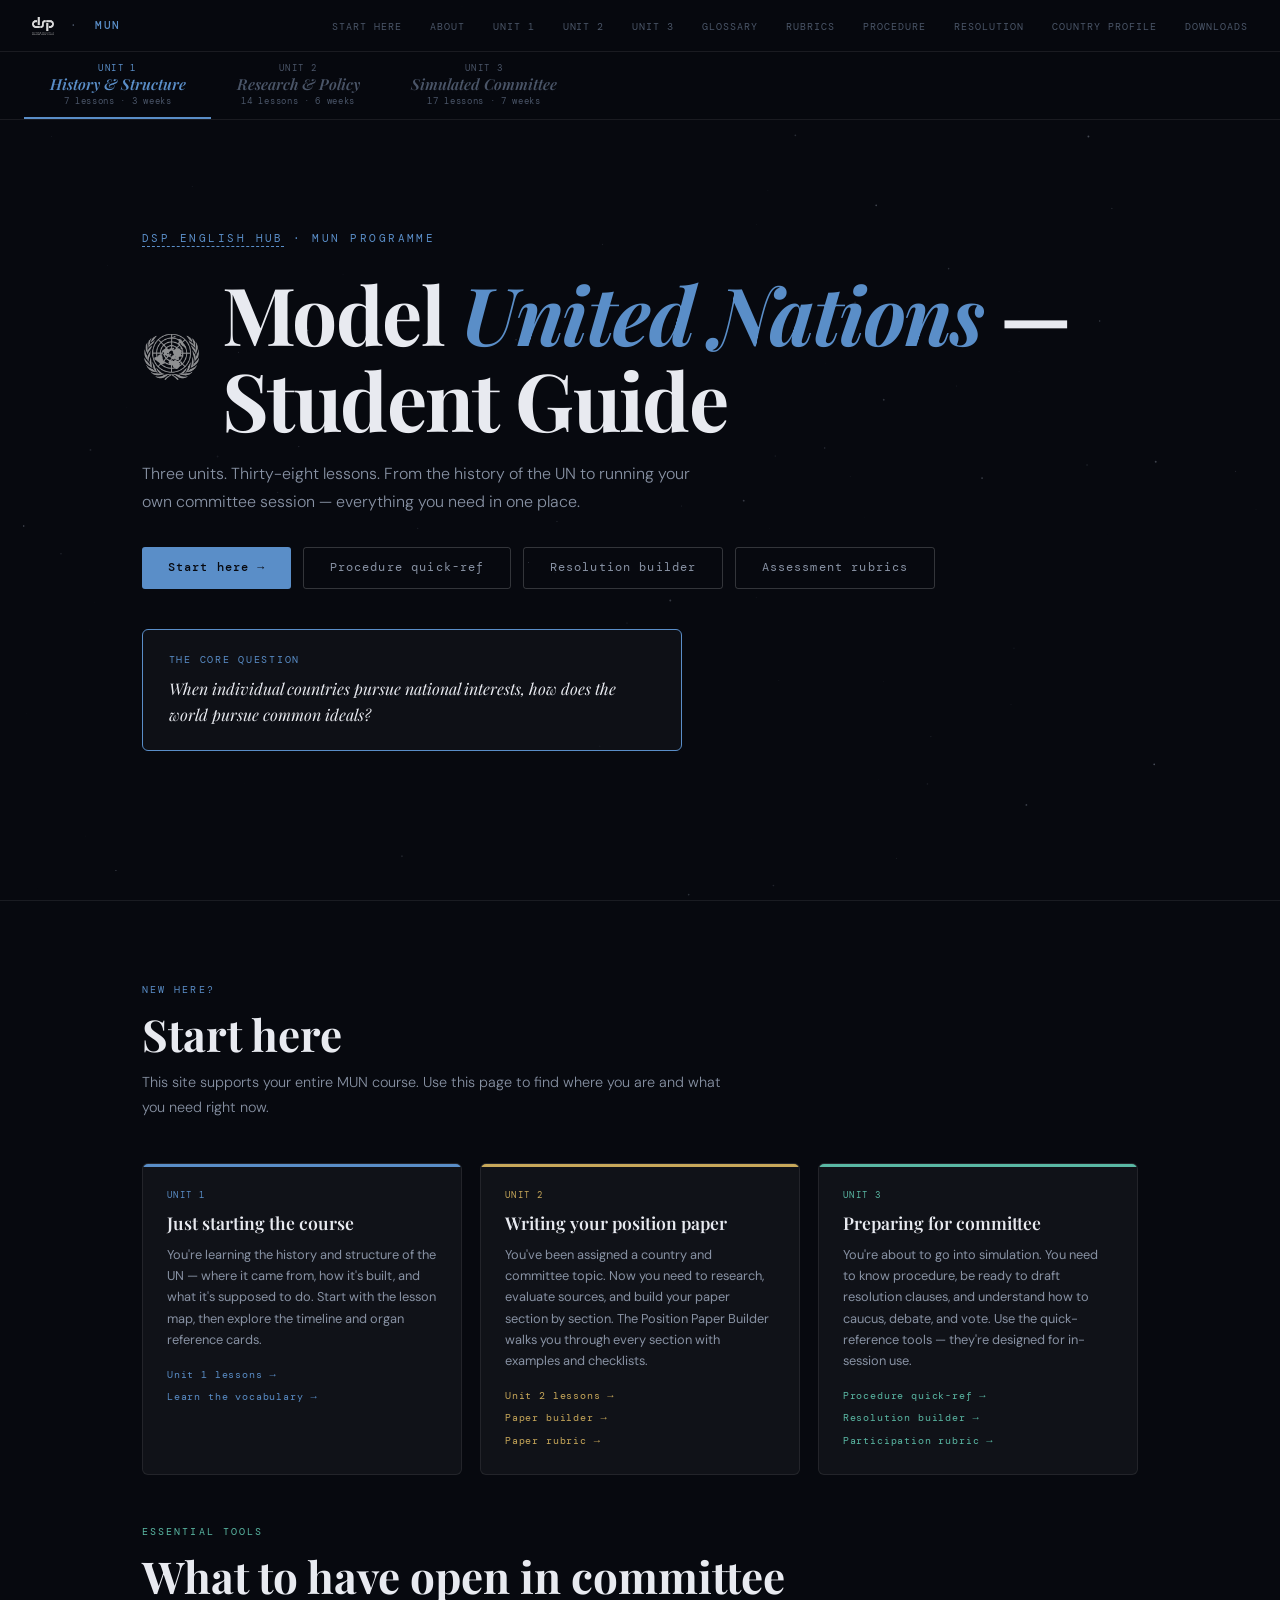
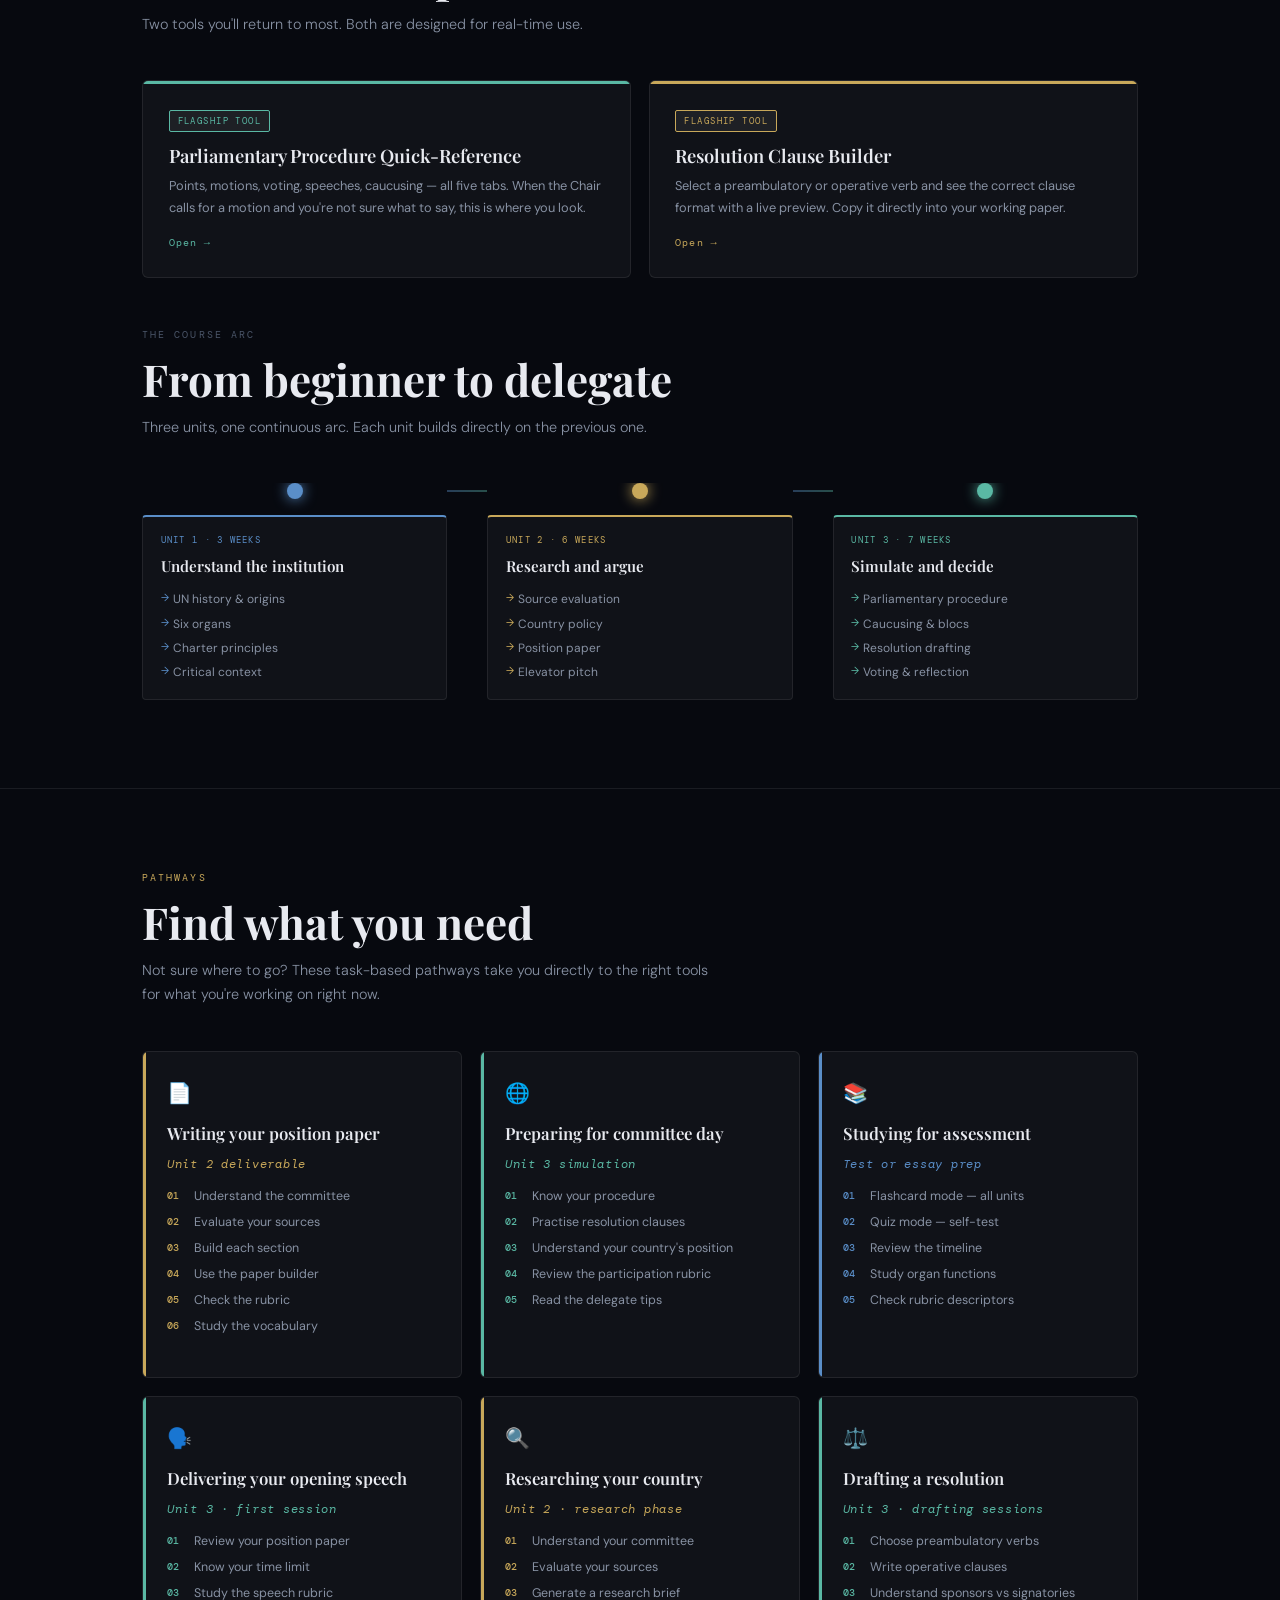
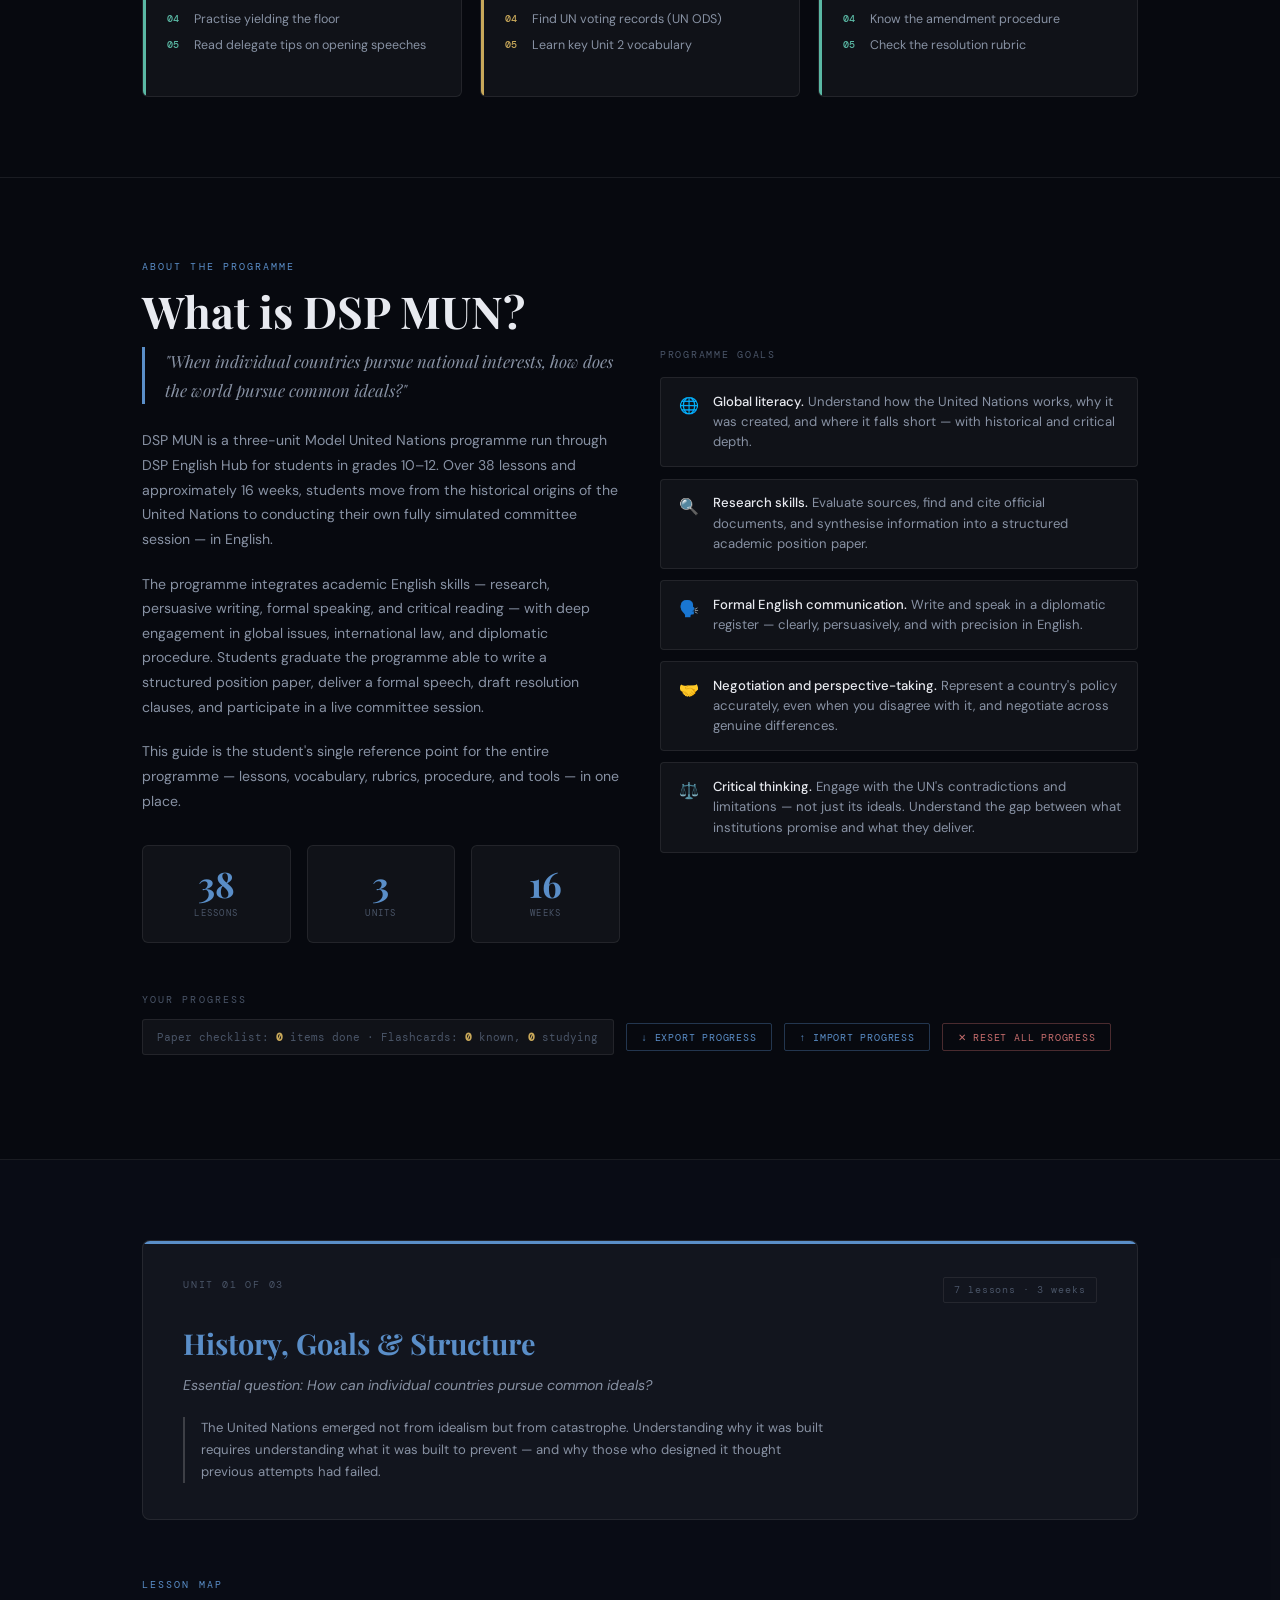
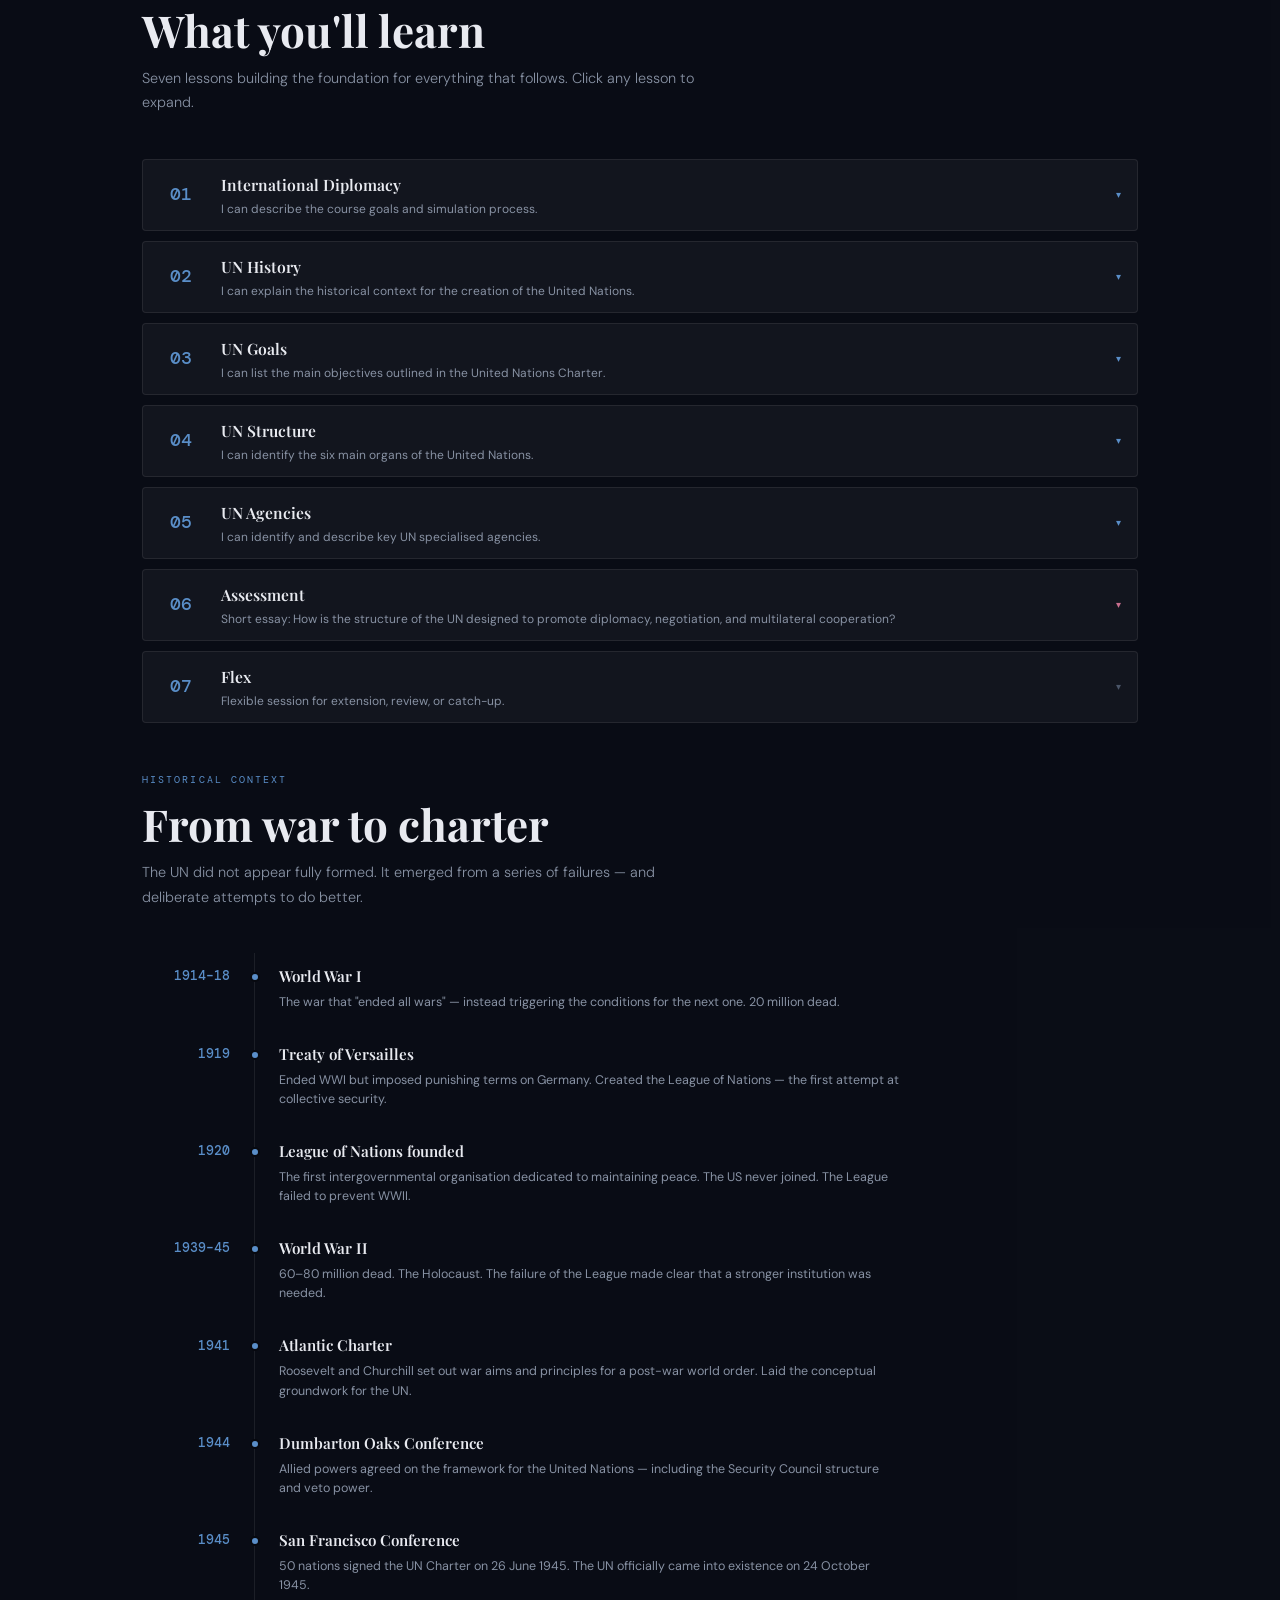
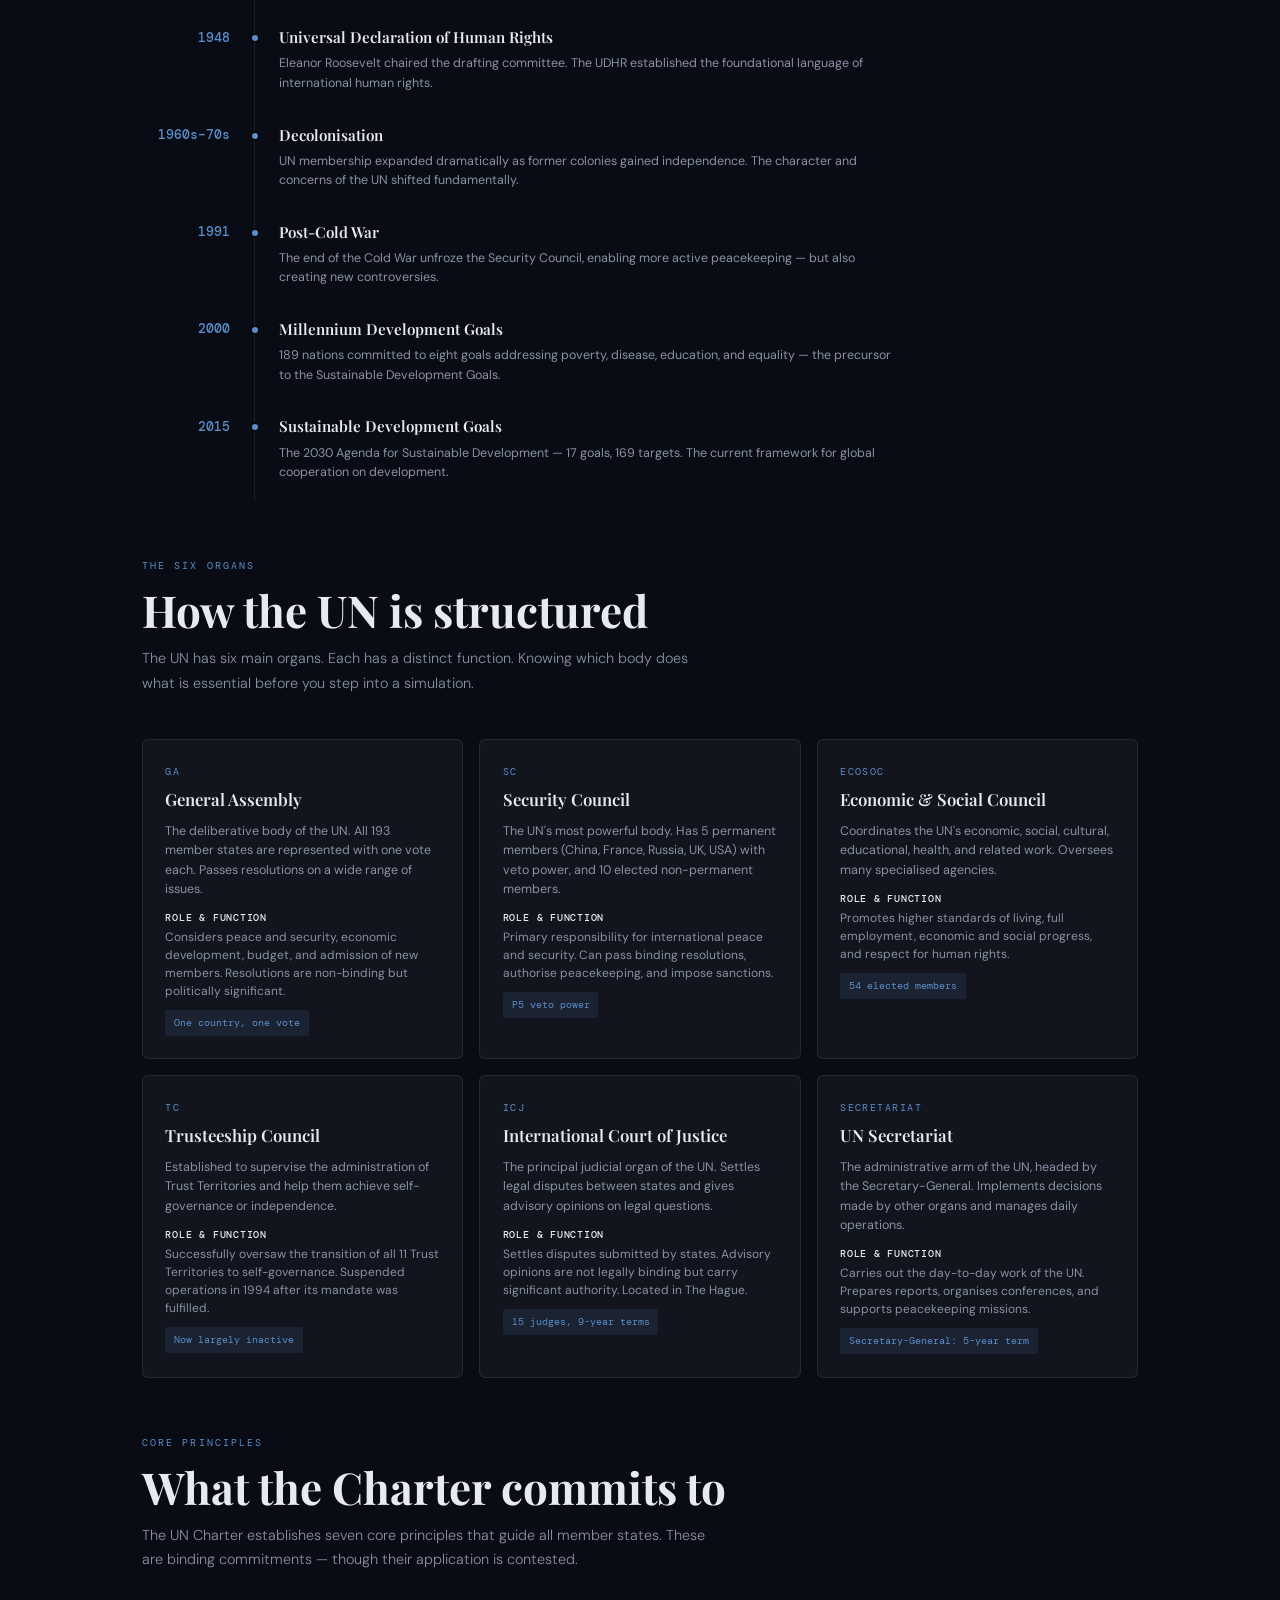
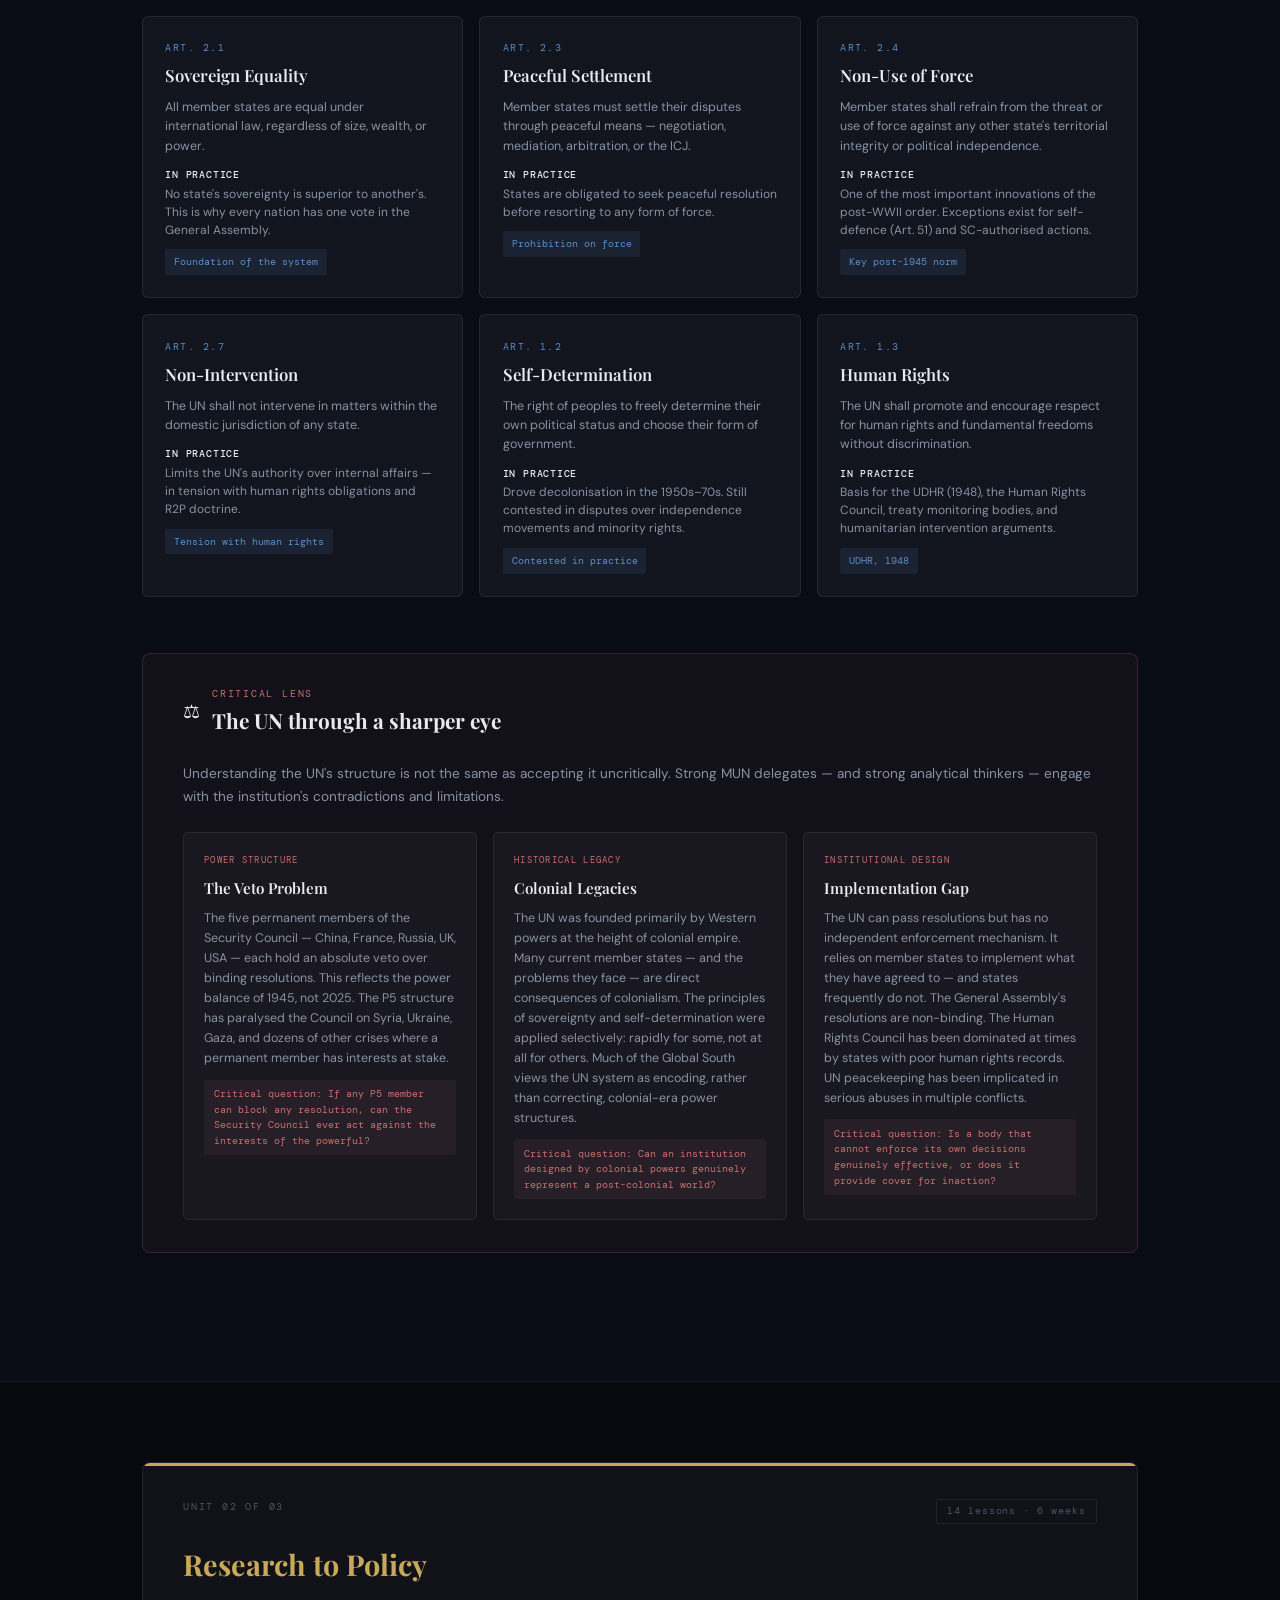
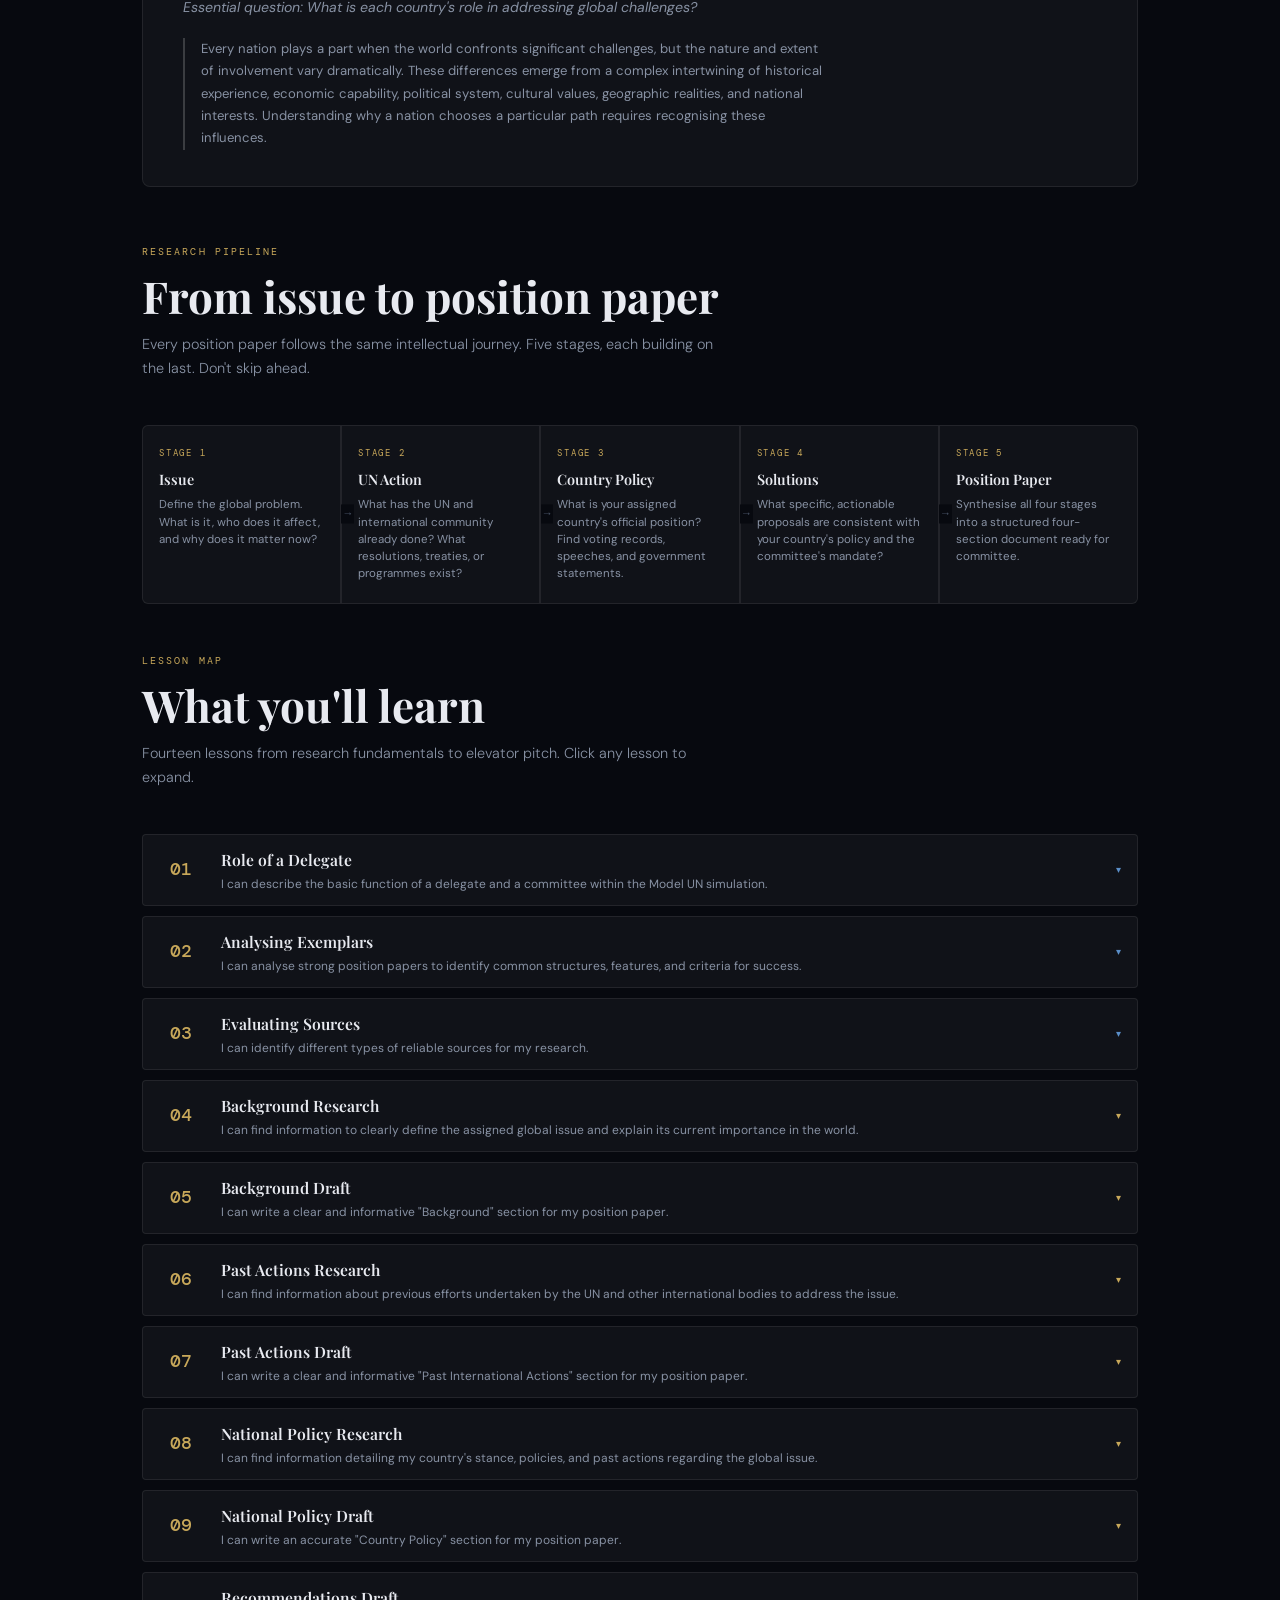
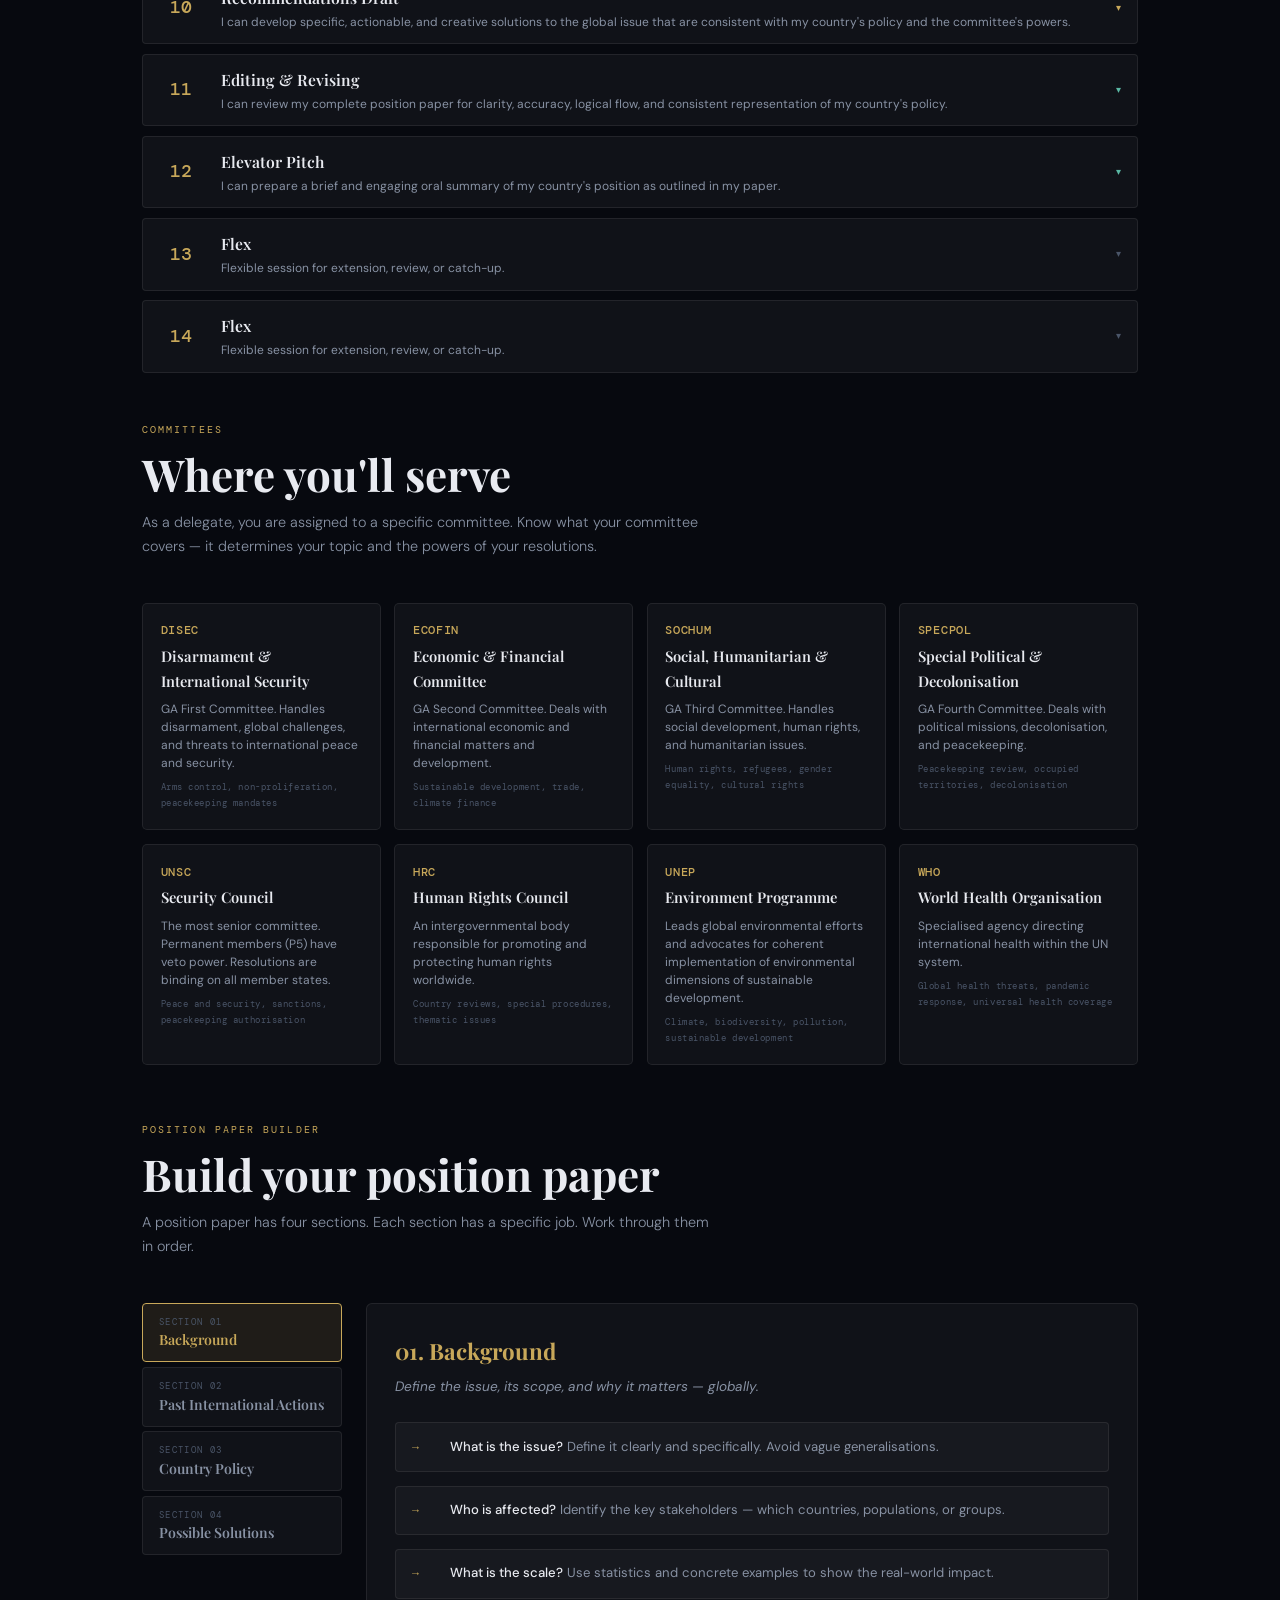
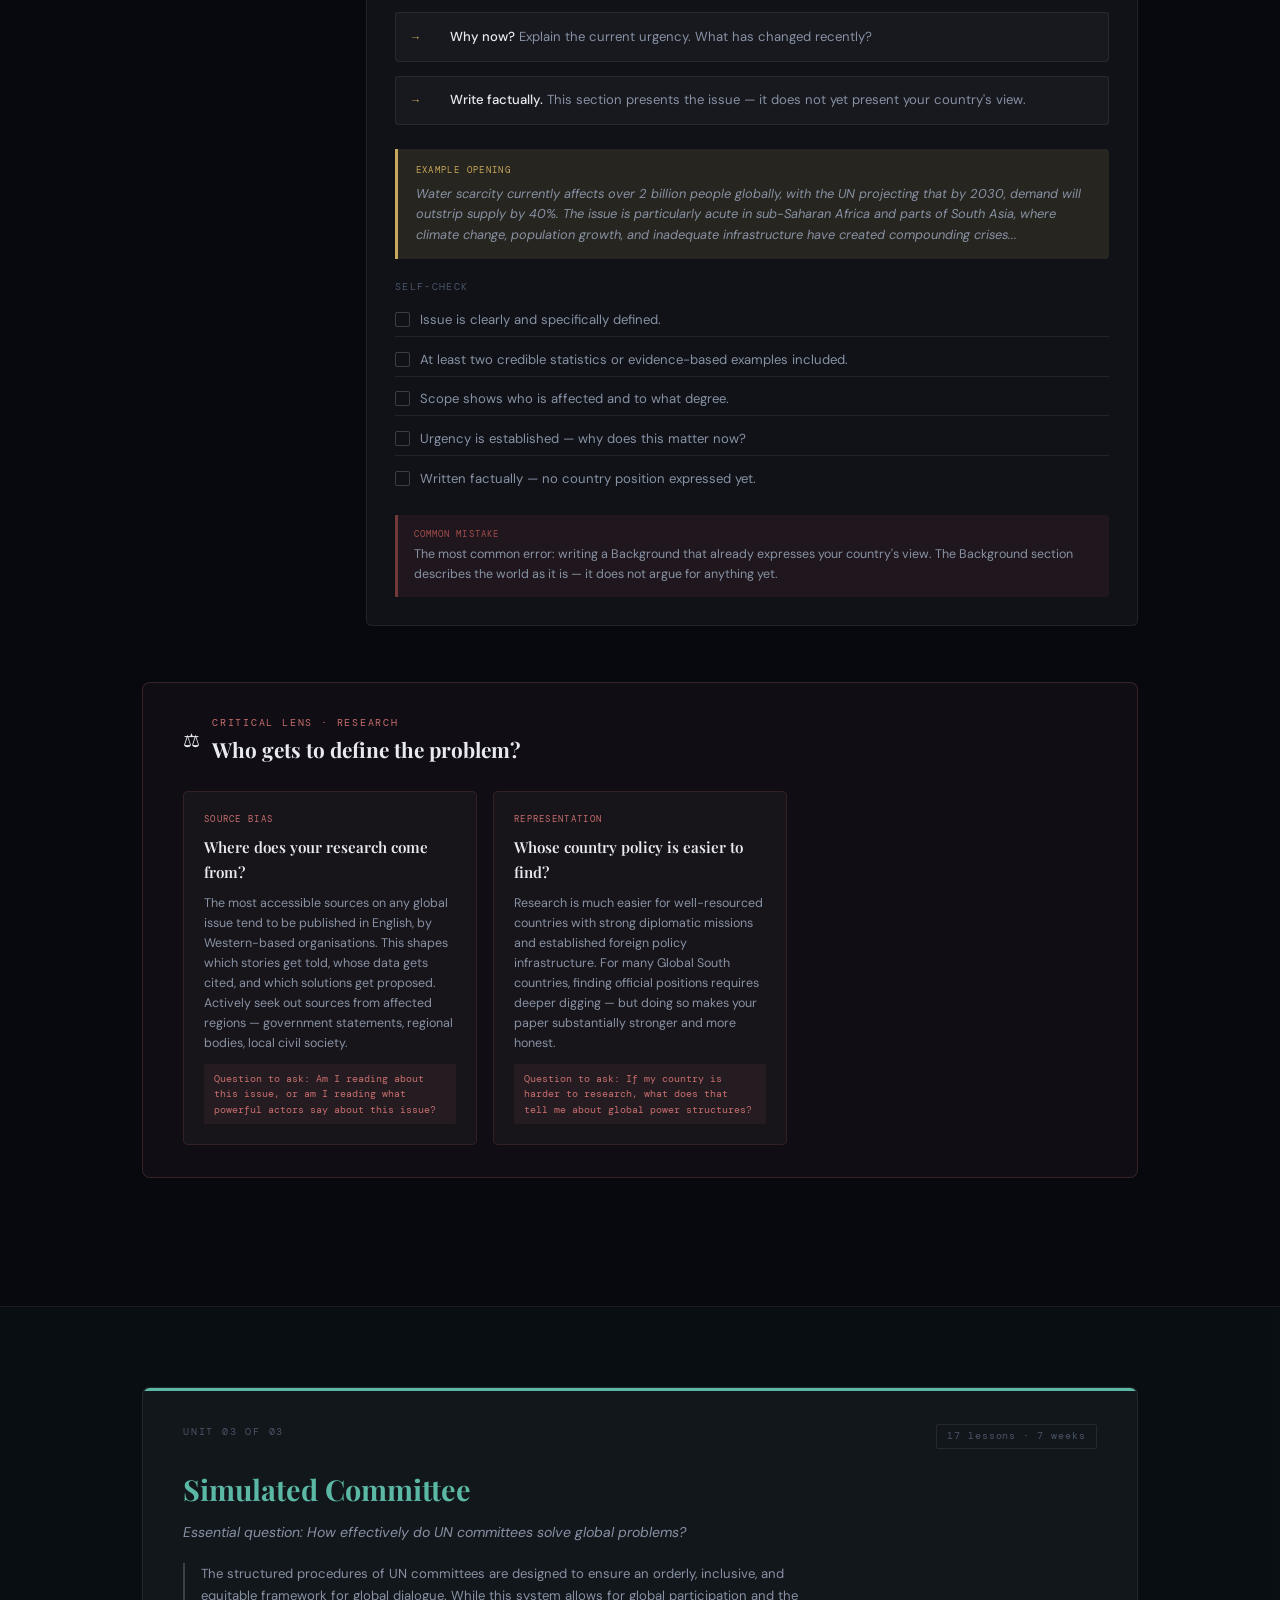
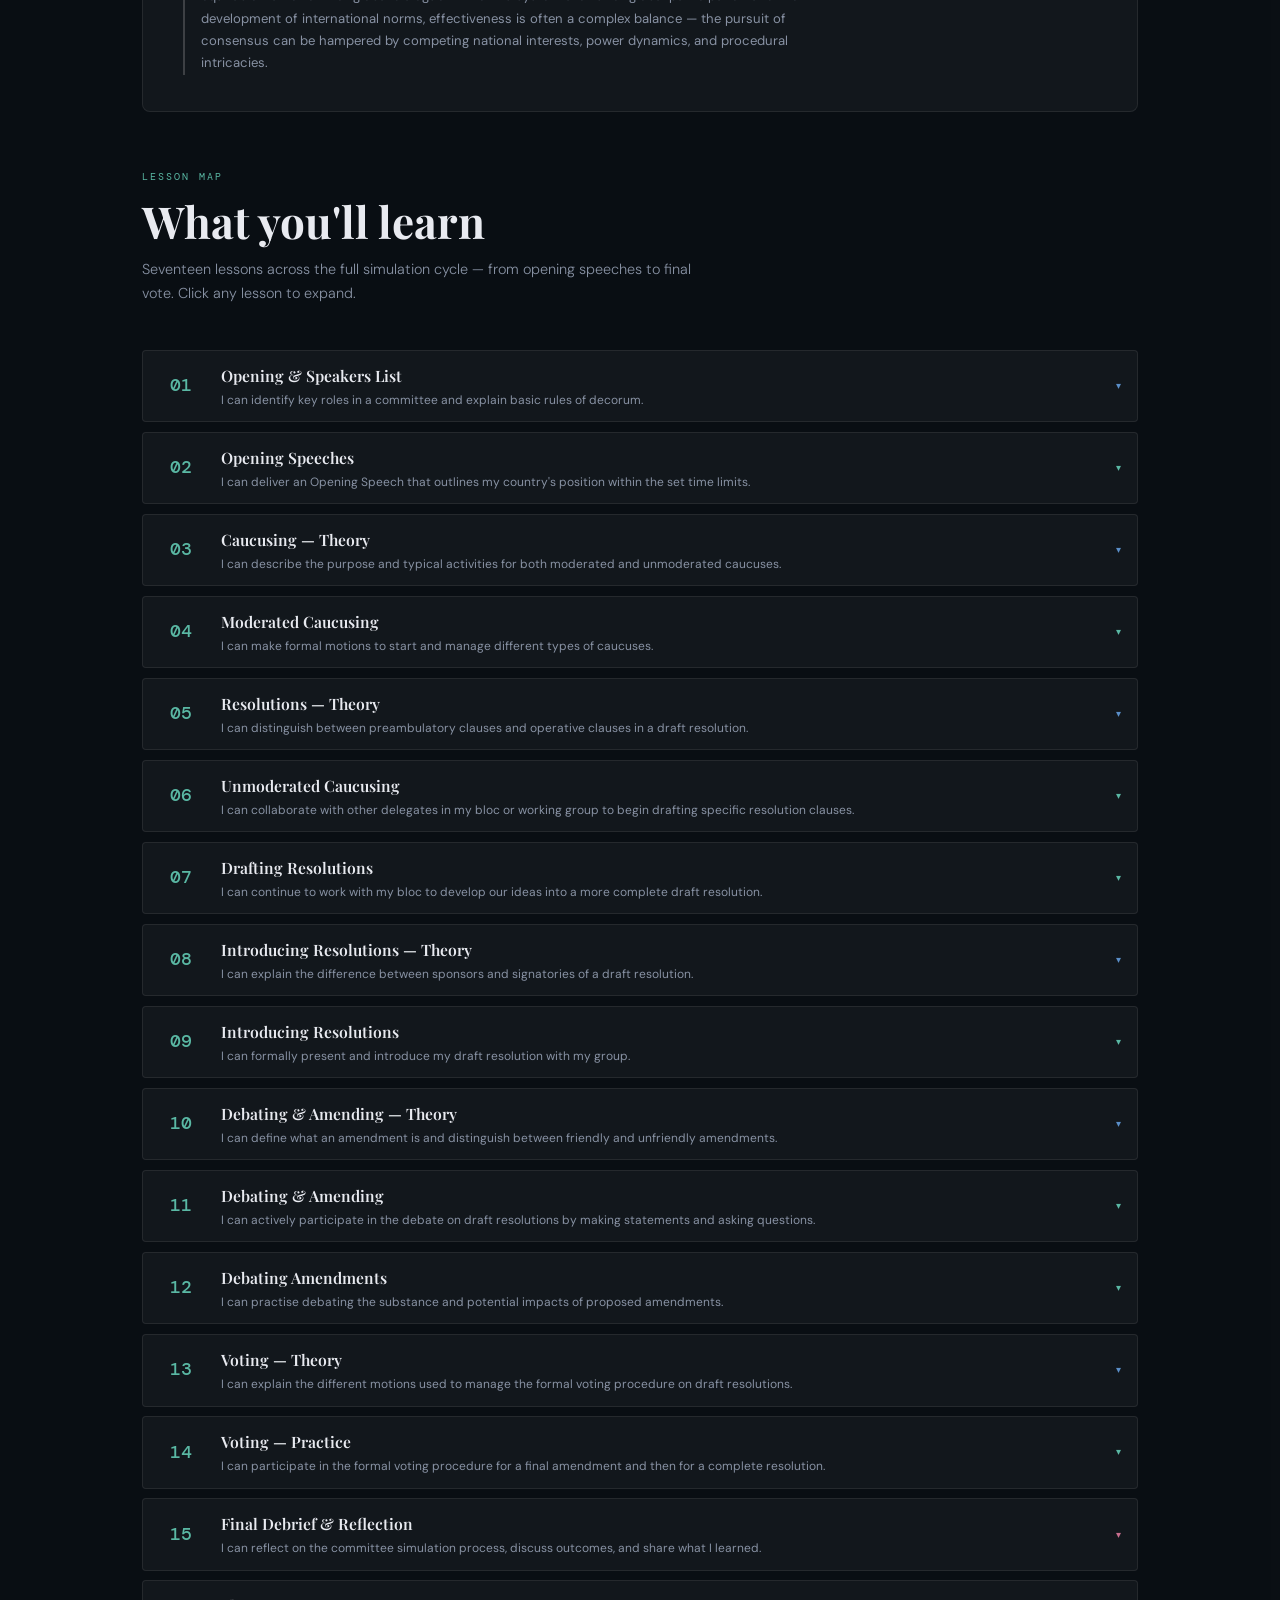
<file: index.html>
<!DOCTYPE html>
<html lang="en">
<head>
<meta charset="UTF-8">
<meta name="viewport" content="width=device-width, initial-scale=1.0">
<title>DSP MUN — Model United Nations Student Guide</title>
<meta name="description" content="DSP English Hub · Model United Nations · Three-unit student guide from UN history to full committee simulation.">
<meta name="theme-color" content="#07090f">
<link rel="preconnect" href="https://fonts.googleapis.com">
<link rel="preconnect" href="https://fonts.gstatic.com" crossorigin>
<link href="https://fonts.googleapis.com/css2?family=Playfair+Display:ital,wght@0,400;0,600;0,700;1,400;1,600&family=DM+Mono:wght@300;400;500&family=DM+Sans:wght@300;400;500;600&display=swap" rel="stylesheet">
<link rel="stylesheet" href="style.css">
</head>
<body>

<a href="#main-content" class="skip-link">Skip to main content</a>
<canvas id="canvas-bg" aria-hidden="true"></canvas>

<nav aria-label="Main navigation">
  <div class="nav-brand">
    <a href="#" aria-label="DSP English Hub home" style="display:flex;align-items:center;">
      <img src="dsp-logo.png" alt="DSP logo" style="height:18px;width:auto;display:block;filter:brightness(0) invert(1);opacity:0.85;transition:opacity 0.2s;">
    </a>
    <span style="color:var(--text-3);margin:0 0.4rem;">·</span>
    <span style="font-family:var(--mono);font-size:0.7rem;letter-spacing:0.15em;text-transform:uppercase;color:var(--u1);font-weight:500;">MUN</span>
  </div>
  <ul class="nav-links" id="navLinks">
    <li><a href="#start-here">Start here</a></li>
    <li><a href="#about">About</a></li>
    <li><a href="#unit1">Unit 1</a></li>
    <li><a href="#unit2">Unit 2</a></li>
    <li><a href="#unit3">Unit 3</a></li>
    <li><a href="#glossary">Glossary</a></li>
    <li><a href="#rubrics">Rubrics</a></li>
    <li><a href="#procedure">Procedure</a></li>
    <li><a href="#resbuilder">Resolution</a></li>
    <li><a href="#countryProfile">Country Profile</a></li>
    <li><a href="#downloads">Downloads</a></li>
  </ul>
  <button class="nav-toggle" id="navToggle" aria-label="Toggle navigation" aria-expanded="false" aria-controls="navLinks">☰</button>
  <div class="nav-progress" id="navProgress" aria-hidden="true"></div>
</nav>

<div class="unit-switcher" role="navigation" aria-label="Jump to unit">
  <button class="unit-btn active" data-u="1" onclick="jumpUnit(1)" aria-label="Unit 1: History and Structure">
    <span class="un" aria-hidden="true">Unit 1</span><span class="ut">History &amp; Structure</span><span class="ug">7 lessons · 3 weeks</span>
  </button>
  <button class="unit-btn" data-u="2" onclick="jumpUnit(2)" aria-label="Unit 2: Research and Policy">
    <span class="un" aria-hidden="true">Unit 2</span><span class="ut">Research &amp; Policy</span><span class="ug">14 lessons · 6 weeks</span>
  </button>
  <button class="unit-btn" data-u="3" onclick="jumpUnit(3)" aria-label="Unit 3: Simulated Committee">
    <span class="un" aria-hidden="true">Unit 3</span><span class="ut">Simulated Committee</span><span class="ug">17 lessons · 7 weeks</span>
  </button>
</div>

<main id="main-content">

<!-- ══ HERO ══ -->
<section class="hero" aria-label="Introduction">
  <div class="container">
    <div class="hero-eyebrow"><a href="#" aria-label="DSP English Hub home">DSP English Hub</a> · MUN Programme</div>
    <div class="hero-heading">
      <img src="un-logo.png" alt="" class="hero-un-logo" aria-hidden="true">
      <h1>Model <em>United Nations</em> — Student Guide</h1>
    </div>
    <p class="hero-sub">Three units. Thirty-eight lessons. From the history of the UN to running your own committee session — everything you need in one place.</p>
    <div class="hero-cta">
      <a href="#start-here" class="btn btn-primary">Start here →</a>
      <a href="#procedure" class="btn btn-ghost">Procedure quick-ref</a>
      <a href="#resbuilder" class="btn btn-ghost">Resolution builder</a>
      <a href="#rubrics" class="btn btn-ghost">Assessment rubrics</a>
    </div>
    <div class="hero-principle" role="complementary" aria-label="Core question">
      <div class="hero-principle-label">The core question</div>
      <div class="hero-principle-text">When individual countries pursue national interests, how does the world pursue common ideals?</div>
    </div>
  </div>
</section>

<hr class="rule">

<!-- ══ START HERE ══ -->
<section id="start-here" aria-label="Start here — orientation">
  <div class="container">
    <div class="reveal">
      <div class="sec-label" style="color:var(--u1)">New here?</div>
      <h2 class="sec-title">Start here</h2>
      <p class="sec-intro">This site supports your entire MUN course. Use this page to find where you are and what you need right now.</p>
    </div>

    <!-- Where are you? -->
    <div class="sh-grid reveal">
      <div class="sh-card" style="--shc:var(--u1);--shd:var(--u1d)">
        <div class="sh-unit-tag">Unit 1</div>
        <div class="sh-title">Just starting the course</div>
        <div class="sh-body">You're learning the history and structure of the UN — where it came from, how it's built, and what it's supposed to do. Start with the lesson map, then explore the timeline and organ reference cards.</div>
        <div class="sh-links">
          <a href="#unit1" class="sh-link">Unit 1 lessons →</a>
          <a href="#glossary" class="sh-link">Learn the vocabulary →</a>
        </div>
      </div>
      <div class="sh-card" style="--shc:var(--u2);--shd:var(--u2d)">
        <div class="sh-unit-tag">Unit 2</div>
        <div class="sh-title">Writing your position paper</div>
        <div class="sh-body">You've been assigned a country and committee topic. Now you need to research, evaluate sources, and build your paper section by section. The Position Paper Builder walks you through every section with examples and checklists.</div>
        <div class="sh-links">
          <a href="#unit2" class="sh-link">Unit 2 lessons →</a>
          <a href="#unit2" class="sh-link">Paper builder →</a>
          <a href="#rubrics" class="sh-link">Paper rubric →</a>
        </div>
      </div>
      <div class="sh-card" style="--shc:var(--u3);--shd:var(--u3d)">
        <div class="sh-unit-tag">Unit 3</div>
        <div class="sh-title">Preparing for committee</div>
        <div class="sh-body">You're about to go into simulation. You need to know procedure, be ready to draft resolution clauses, and understand how to caucus, debate, and vote. Use the quick-reference tools — they're designed for in-session use.</div>
        <div class="sh-links">
          <a href="#procedure" class="sh-link">Procedure quick-ref →</a>
          <a href="#resbuilder" class="sh-link">Resolution builder →</a>
          <a href="#rubrics" class="sh-link">Participation rubric →</a>
        </div>
      </div>
    </div>

    <!-- Flagship tools -->
    <div class="reveal" style="margin-top:3rem">
      <div class="sec-label" style="color:var(--u3)">Essential tools</div>
      <h2 class="sec-title">What to have open in committee</h2>
      <p class="sec-intro">Two tools you'll return to most. Both are designed for real-time use.</p>
    </div>
    <div class="flagship-grid reveal">
      <a href="#procedure" class="flagship-card" style="--fc:var(--u3)">
        <div class="flagship-badge">Flagship tool</div>
        <div class="flagship-title">Parliamentary Procedure Quick-Reference</div>
        <div class="flagship-body">Points, motions, voting, speeches, caucusing — all five tabs. When the Chair calls for a motion and you're not sure what to say, this is where you look.</div>
        <div class="flagship-cta">Open →</div>
      </a>
      <a href="#resbuilder" class="flagship-card" style="--fc:var(--u2)">
        <div class="flagship-badge">Flagship tool</div>
        <div class="flagship-title">Resolution Clause Builder</div>
        <div class="flagship-body">Select a preambulatory or operative verb and see the correct clause format with a live preview. Copy it directly into your working paper.</div>
        <div class="flagship-cta">Open →</div>
      </a>
    </div>

    <!-- Progression arc -->
    <div class="reveal" style="margin-top:3rem">
      <div class="sec-label" style="color:var(--text-3)">The course arc</div>
      <h2 class="sec-title">From beginner to delegate</h2>
      <p class="sec-intro">Three units, one continuous arc. Each unit builds directly on the previous one.</p>
    </div>
    <div class="progression-arc reveal" aria-label="Course progression">
      <div class="prog-stage" style="--pc:var(--u1)">
        <div class="prog-node"></div>
        <div class="prog-content">
          <div class="prog-label">Unit 1 · 3 weeks</div>
          <div class="prog-title">Understand the institution</div>
          <div class="prog-items">
            <span>UN history & origins</span>
            <span>Six organs</span>
            <span>Charter principles</span>
            <span>Critical context</span>
          </div>
        </div>
      </div>
      <div class="prog-connector"></div>
      <div class="prog-stage" style="--pc:var(--u2)">
        <div class="prog-node"></div>
        <div class="prog-content">
          <div class="prog-label">Unit 2 · 6 weeks</div>
          <div class="prog-title">Research and argue</div>
          <div class="prog-items">
            <span>Source evaluation</span>
            <span>Country policy</span>
            <span>Position paper</span>
            <span>Elevator pitch</span>
          </div>
        </div>
      </div>
      <div class="prog-connector"></div>
      <div class="prog-stage" style="--pc:var(--u3)">
        <div class="prog-node"></div>
        <div class="prog-content">
          <div class="prog-label">Unit 3 · 7 weeks</div>
          <div class="prog-title">Simulate and decide</div>
          <div class="prog-items">
            <span>Parliamentary procedure</span>
            <span>Caucusing & blocs</span>
            <span>Resolution drafting</span>
            <span>Voting & reflection</span>
          </div>
        </div>
      </div>
    </div>
  </div>
</section>

<hr class="rule">

<!-- ══ PATHWAYS ══ -->
<section id="pathways" aria-label="Learning pathways">
  <div class="container">
    <div class="reveal">
      <div class="sec-label" style="color:var(--u2)">Pathways</div>
      <h2 class="sec-title">Find what you need</h2>
      <p class="sec-intro">Not sure where to go? These task-based pathways take you directly to the right tools for what you're working on right now.</p>
    </div>
    <div class="pathway-grid reveal" id="pathwayGrid"></div>
  </div>
</section>

<hr class="rule">

<!-- ══ ABOUT SECTION ══ -->
<section id="about" aria-label="About DSP MUN">
  <div class="container">
    <div class="reveal">
      <div class="sec-label" style="color:var(--u1)">About the Programme</div>
      <h2 class="sec-title">What is DSP MUN?</h2>
    </div>
    <div class="about-grid reveal">
      <div>
        <p class="about-quote">"When individual countries pursue national interests, how does the world pursue common ideals?"</p>
        <p style="font-size:0.88rem;color:var(--text-2);line-height:1.75;margin-bottom:1.25rem;">
          DSP MUN is a three-unit Model United Nations programme run through DSP English Hub for students in grades 10–12. Over 38 lessons and approximately 16 weeks, students move from the historical origins of the United Nations to conducting their own fully simulated committee session — in English.
        </p>
        <p style="font-size:0.88rem;color:var(--text-2);line-height:1.75;margin-bottom:1.25rem;">
          The programme integrates academic English skills — research, persuasive writing, formal speaking, and critical reading — with deep engagement in global issues, international law, and diplomatic procedure. Students graduate the programme able to write a structured position paper, deliver a formal speech, draft resolution clauses, and participate in a live committee session.
        </p>
        <p style="font-size:0.88rem;color:var(--text-2);line-height:1.75;">
          This guide is the student's single reference point for the entire programme — lessons, vocabulary, rubrics, procedure, and tools — in one place.
        </p>
        <div class="about-stat-row">
          <div class="about-stat"><div class="about-stat-num">38</div><div class="about-stat-label">Lessons</div></div>
          <div class="about-stat"><div class="about-stat-num">3</div><div class="about-stat-label">Units</div></div>
          <div class="about-stat"><div class="about-stat-num">16</div><div class="about-stat-label">Weeks</div></div>
        </div>
      </div>
      <div>
        <div style="font-family:var(--mono);font-size:0.6rem;letter-spacing:0.18em;text-transform:uppercase;color:var(--text-3);margin-bottom:0.85rem;">Programme goals</div>
        <div class="about-goals">
          <div class="about-goal"><div class="about-goal-icon">🌐</div><div class="about-goal-text"><strong>Global literacy.</strong> Understand how the United Nations works, why it was created, and where it falls short — with historical and critical depth.</div></div>
          <div class="about-goal"><div class="about-goal-icon">🔍</div><div class="about-goal-text"><strong>Research skills.</strong> Evaluate sources, find and cite official documents, and synthesise information into a structured academic position paper.</div></div>
          <div class="about-goal"><div class="about-goal-icon">🗣️</div><div class="about-goal-text"><strong>Formal English communication.</strong> Write and speak in a diplomatic register — clearly, persuasively, and with precision in English.</div></div>
          <div class="about-goal"><div class="about-goal-icon">🤝</div><div class="about-goal-text"><strong>Negotiation and perspective-taking.</strong> Represent a country's policy accurately, even when you disagree with it, and negotiate across genuine differences.</div></div>
          <div class="about-goal"><div class="about-goal-icon">⚖️</div><div class="about-goal-text"><strong>Critical thinking.</strong> Engage with the UN's contradictions and limitations — not just its ideals. Understand the gap between what institutions promise and what they deliver.</div></div>
        </div>
      </div>
    </div>
    <div class="reveal" style="margin-top:2rem">
      <div class="sec-label" style="color:var(--text-3)">Your progress</div>
      <div class="progress-controls">
        <div class="progress-summary" id="progressSummary">Loading…</div>
        <button class="progress-btn export" onclick="exportProgress()">↓ Export progress</button>
        <button class="progress-btn export" onclick="importProgressClick()">↑ Import progress</button>
        <button class="progress-btn danger" onclick="openResetModal()">✕ Reset all progress</button>
        <input type="file" id="importFileInput" accept=".json" style="display:none" onchange="importProgress(event)">
      </div>
    </div>
  </div>
</section>
<hr class="rule">

<!-- ══ UNIT 1 ══ -->
<section id="unit1" style="background:rgba(90,142,200,0.03)" aria-label="Unit 1: History, Goals and Structure">
  <div class="container">
    <div class="reveal">
      <div class="unit-header" style="--ac:var(--u1);--acd:var(--u1d)">
        <div class="unit-header-top">
          <span class="unit-number">Unit 01 of 03</span>
          <span class="unit-pace">7 lessons · 3 weeks</span>
        </div>
        <div class="unit-title">History, Goals &amp; Structure</div>
        <div class="unit-eq">Essential question: <em>How can individual countries pursue common ideals?</em></div>
        <div class="unit-enduring">The United Nations emerged not from idealism but from catastrophe. Understanding why it was built requires understanding what it was built to prevent — and why those who designed it thought previous attempts had failed.</div>
      </div>
    </div>
    <div class="reveal">
      <div class="sec-label" style="color:var(--u1)">Lesson Map</div>
      <h2 class="sec-title">What you'll learn</h2>
      <p class="sec-intro">Seven lessons building the foundation for everything that follows. Click any lesson to expand.</p>
    </div>
    <div class="lesson-map reveal" id="lm1" role="list" aria-label="Unit 1 lessons"></div>
    <div class="reveal" style="margin-top:3rem">
      <div class="sec-label" style="color:var(--u1)">Historical context</div>
      <h2 class="sec-title">From war to charter</h2>
      <p class="sec-intro">The UN did not appear fully formed. It emerged from a series of failures — and deliberate attempts to do better.</p>
    </div>
    <div class="timeline reveal" id="timeline" role="list" aria-label="UN historical timeline"></div>
    <div class="reveal" style="margin-top:3.5rem">
      <div class="sec-label" style="color:var(--u1)">The six organs</div>
      <h2 class="sec-title">How the UN is structured</h2>
      <p class="sec-intro">The UN has six main organs. Each has a distinct function. Knowing which body does what is essential before you step into a simulation.</p>
    </div>
    <div class="organs-grid reveal" id="organsGrid"></div>
    <div class="reveal" style="margin-top:3.5rem">
      <div class="sec-label" style="color:var(--u1)">Core principles</div>
      <h2 class="sec-title">What the Charter commits to</h2>
      <p class="sec-intro">The UN Charter establishes seven core principles that guide all member states. These are binding commitments — though their application is contested.</p>
    </div>
    <div class="organs-grid reveal" id="principlesGrid"></div>

    <!-- CRITICAL LENS -->
    <div class="reveal" style="margin-top:3.5rem">
      <div class="critical-lens" role="complementary" aria-label="Critical perspectives on the UN">
        <div class="critical-lens-header">
          <span class="critical-lens-icon" aria-hidden="true">⚖</span>
          <div>
            <div class="critical-lens-label">Critical lens</div>
            <div class="critical-lens-title">The UN through a sharper eye</div>
          </div>
        </div>
        <p style="font-size:0.85rem;color:var(--text-2);margin-bottom:1.5rem;line-height:1.7;">Understanding the UN's structure is not the same as accepting it uncritically. Strong MUN delegates — and strong analytical thinkers — engage with the institution's contradictions and limitations.</p>
        <div class="critical-cards">
          <div class="critical-card">
            <div class="critical-card-tag">Power structure</div>
            <div class="critical-card-title">The Veto Problem</div>
            <div class="critical-card-body">The five permanent members of the Security Council — China, France, Russia, UK, USA — each hold an absolute veto over binding resolutions. This reflects the power balance of 1945, not 2025. The P5 structure has paralysed the Council on Syria, Ukraine, Gaza, and dozens of other crises where a permanent member has interests at stake.</div>
            <div class="critical-card-q">Critical question: If any P5 member can block any resolution, can the Security Council ever act against the interests of the powerful?</div>
          </div>
          <div class="critical-card">
            <div class="critical-card-tag">Historical legacy</div>
            <div class="critical-card-title">Colonial Legacies</div>
            <div class="critical-card-body">The UN was founded primarily by Western powers at the height of colonial empire. Many current member states — and the problems they face — are direct consequences of colonialism. The principles of sovereignty and self-determination were applied selectively: rapidly for some, not at all for others. Much of the Global South views the UN system as encoding, rather than correcting, colonial-era power structures.</div>
            <div class="critical-card-q">Critical question: Can an institution designed by colonial powers genuinely represent a post-colonial world?</div>
          </div>
          <div class="critical-card">
            <div class="critical-card-tag">Institutional design</div>
            <div class="critical-card-title">Implementation Gap</div>
            <div class="critical-card-body">The UN can pass resolutions but has no independent enforcement mechanism. It relies on member states to implement what they have agreed to — and states frequently do not. The General Assembly's resolutions are non-binding. The Human Rights Council has been dominated at times by states with poor human rights records. UN peacekeeping has been implicated in serious abuses in multiple conflicts.</div>
            <div class="critical-card-q">Critical question: Is a body that cannot enforce its own decisions genuinely effective, or does it provide cover for inaction?</div>
          </div>
        </div>
      </div>
    </div>
  </div>
</section>

<hr class="rule">

<!-- ══ UNIT 2 ══ -->
<section id="unit2" aria-label="Unit 2: Research to Policy">
  <div class="container">
    <div class="reveal">
      <div class="unit-header" style="--ac:var(--u2);--acd:var(--u2d)">
        <div class="unit-header-top">
          <span class="unit-number">Unit 02 of 03</span>
          <span class="unit-pace">14 lessons · 6 weeks</span>
        </div>
        <div class="unit-title" style="color:var(--u2)">Research to Policy</div>
        <div class="unit-eq">Essential question: <em>What is each country's role in addressing global challenges?</em></div>
        <div class="unit-enduring">Every nation plays a part when the world confronts significant challenges, but the nature and extent of involvement vary dramatically. These differences emerge from a complex intertwining of historical experience, economic capability, political system, cultural values, geographic realities, and national interests. Understanding why a nation chooses a particular path requires recognising these influences.</div>
      </div>
    </div>

    <!-- Research Pipeline Diagram -->
    <div class="reveal">
      <div class="sec-label" style="color:var(--u2)">Research Pipeline</div>
      <h2 class="sec-title">From issue to position paper</h2>
      <p class="sec-intro">Every position paper follows the same intellectual journey. Five stages, each building on the last. Don't skip ahead.</p>
    </div>
    <div class="pipeline reveal" role="list" aria-label="Research pipeline stages">
      <div class="pipeline-step" role="listitem">
        <div class="pipeline-num">Stage 1</div>
        <div class="pipeline-label">Issue</div>
        <div class="pipeline-desc">Define the global problem. What is it, who does it affect, and why does it matter now?</div>
      </div>
      <div class="pipeline-step" role="listitem">
        <div class="pipeline-num">Stage 2</div>
        <div class="pipeline-label">UN Action</div>
        <div class="pipeline-desc">What has the UN and international community already done? What resolutions, treaties, or programmes exist?</div>
      </div>
      <div class="pipeline-step" role="listitem">
        <div class="pipeline-num">Stage 3</div>
        <div class="pipeline-label">Country Policy</div>
        <div class="pipeline-desc">What is your assigned country's official position? Find voting records, speeches, and government statements.</div>
      </div>
      <div class="pipeline-step" role="listitem">
        <div class="pipeline-num">Stage 4</div>
        <div class="pipeline-label">Solutions</div>
        <div class="pipeline-desc">What specific, actionable proposals are consistent with your country's policy and the committee's mandate?</div>
      </div>
      <div class="pipeline-step" role="listitem">
        <div class="pipeline-num">Stage 5</div>
        <div class="pipeline-label">Position Paper</div>
        <div class="pipeline-desc">Synthesise all four stages into a structured four-section document ready for committee.</div>
      </div>
    </div>

    <div class="reveal">
      <div class="sec-label" style="color:var(--u2)">Lesson Map</div>
      <h2 class="sec-title">What you'll learn</h2>
      <p class="sec-intro">Fourteen lessons from research fundamentals to elevator pitch. Click any lesson to expand.</p>
    </div>
    <div class="lesson-map reveal" id="lm2" role="list" aria-label="Unit 2 lessons"></div>

    <!-- Committees -->
    <div class="reveal" style="margin-top:3rem">
      <div class="sec-label" style="color:var(--u2)">Committees</div>
      <h2 class="sec-title">Where you'll serve</h2>
      <p class="sec-intro">As a delegate, you are assigned to a specific committee. Know what your committee covers — it determines your topic and the powers of your resolutions.</p>
    </div>
    <div class="committee-grid reveal" id="committeeGrid"></div>

    <!-- Position Paper Builder -->
    <div class="reveal" style="margin-top:3.5rem">
      <div class="sec-label" style="color:var(--u2)">Position Paper Builder</div>
      <h2 class="sec-title">Build your position paper</h2>
      <p class="sec-intro">A position paper has four sections. Each section has a specific job. Work through them in order.</p>
    </div>
    <div class="paper-builder reveal" id="paperBuilder">
      <div class="paper-nav" id="paperNav" role="tablist" aria-label="Paper sections"></div>
      <div id="paperSections"></div>
    </div>

    <!-- Critical lens: Unit 2 -->
    <div class="reveal" style="margin-top:3.5rem">
      <div class="critical-lens">
        <div class="critical-lens-header">
          <span class="critical-lens-icon" aria-hidden="true">⚖</span>
          <div>
            <div class="critical-lens-label">Critical lens · Research</div>
            <div class="critical-lens-title">Who gets to define the problem?</div>
          </div>
        </div>
        <div class="critical-cards">
          <div class="critical-card">
            <div class="critical-card-tag">Source bias</div>
            <div class="critical-card-title">Where does your research come from?</div>
            <div class="critical-card-body">The most accessible sources on any global issue tend to be published in English, by Western-based organisations. This shapes which stories get told, whose data gets cited, and which solutions get proposed. Actively seek out sources from affected regions — government statements, regional bodies, local civil society.</div>
            <div class="critical-card-q">Question to ask: Am I reading about this issue, or am I reading what powerful actors say about this issue?</div>
          </div>
          <div class="critical-card">
            <div class="critical-card-tag">Representation</div>
            <div class="critical-card-title">Whose country policy is easier to find?</div>
            <div class="critical-card-body">Research is much easier for well-resourced countries with strong diplomatic missions and established foreign policy infrastructure. For many Global South countries, finding official positions requires deeper digging — but doing so makes your paper substantially stronger and more honest.</div>
            <div class="critical-card-q">Question to ask: If my country is harder to research, what does that tell me about global power structures?</div>
          </div>
        </div>
      </div>
    </div>
  </div>
</section>

<hr class="rule">

<!-- ══ UNIT 3 ══ -->
<section id="unit3" style="background:rgba(90,184,164,0.03)" aria-label="Unit 3: Simulated Committee">
  <div class="container">
    <div class="reveal">
      <div class="unit-header" style="--ac:var(--u3);--acd:var(--u3d)">
        <div class="unit-header-top">
          <span class="unit-number">Unit 03 of 03</span>
          <span class="unit-pace">17 lessons · 7 weeks</span>
        </div>
        <div class="unit-title" style="color:var(--u3)">Simulated Committee</div>
        <div class="unit-eq">Essential question: <em>How effectively do UN committees solve global problems?</em></div>
        <div class="unit-enduring">The structured procedures of UN committees are designed to ensure an orderly, inclusive, and equitable framework for global dialogue. While this system allows for global participation and the development of international norms, effectiveness is often a complex balance — the pursuit of consensus can be hampered by competing national interests, power dynamics, and procedural intricacies.</div>
      </div>
    </div>
    <div class="reveal">
      <div class="sec-label" style="color:var(--u3)">Lesson Map</div>
      <h2 class="sec-title">What you'll learn</h2>
      <p class="sec-intro">Seventeen lessons across the full simulation cycle — from opening speeches to final vote. Click any lesson to expand.</p>
    </div>
    <div class="lesson-map reveal" id="lm3" role="list" aria-label="Unit 3 lessons"></div>

    <!-- Delegate Tips -->
    <div class="reveal" style="margin-top:3rem">
      <div class="sec-label" style="color:var(--u3)">Delegate skills</div>
      <h2 class="sec-title">How to perform in committee</h2>
      <p class="sec-intro">Procedure alone doesn't make a good delegate. These are the skills that separate competent delegates from effective ones.</p>
    </div>
    <div class="tips-grid reveal" id="tipsGrid"></div>

    <!-- Critical lens: Unit 3 -->
    <div class="reveal" style="margin-top:3.5rem">
      <div class="critical-lens">
        <div class="critical-lens-header">
          <span class="critical-lens-icon" aria-hidden="true">⚖</span>
          <div>
            <div class="critical-lens-label">Critical lens · Simulation</div>
            <div class="critical-lens-title">What does MUN not teach?</div>
          </div>
        </div>
        <div class="critical-cards">
          <div class="critical-card">
            <div class="critical-card-tag">Simulation limits</div>
            <div class="critical-card-title">The gap between simulation and reality</div>
            <div class="critical-card-body">In MUN, delegations eventually reach consensus because the simulation requires it. In reality, the UN Security Council has been deadlocked for years on Syria, Ukraine, and climate finance. Consider: what does a simulation that always produces a resolution teach you about a system that often doesn't?</div>
            <div class="critical-card-q">Reflection: Which elements of your simulation most accurately reflect real UN diplomacy — and which are smoothed over for pedagogical purposes?</div>
          </div>
          <div class="critical-card">
            <div class="critical-card-tag">Who is in the room</div>
            <div class="critical-card-title">Representation in practice</div>
            <div class="critical-card-body">Real UN committees include hundreds of delegations, many speaking in their second or third language, with vastly different levels of resources. Western-educated delegates often dominate proceedings regardless of what the voting rules say. Your simulation simplifies this — but the question of who gets heard is always worth asking.</div>
            <div class="critical-card-q">Reflection: Whose voices were heard most in your committee, and why?</div>
          </div>
        </div>
      </div>
    </div>
  </div>
</section>

<hr class="rule">

<!-- ══ ASSESSMENT RUBRICS ══ -->
<section id="rubrics" aria-label="Assessment rubrics">
  <div class="container">
    <div class="reveal">
      <div class="sec-label">Assessment</div>
      <h2 class="sec-title">Rubrics &amp; success criteria</h2>
      <p class="sec-intro">Four assessment types, each with explicit criteria. Know what excellence looks like before you submit — or before you speak.</p>
    </div>
    <div class="rubric-tabs reveal" role="tablist" aria-label="Select assessment type">
      <button class="rubric-tab active" role="tab" aria-selected="true" aria-controls="rubric-paper" onclick="switchRubric('paper',this)">Position Paper</button>
      <button class="rubric-tab" role="tab" aria-selected="false" aria-controls="rubric-speech" onclick="switchRubric('speech',this)">Opening Speech</button>
      <button class="rubric-tab" role="tab" aria-selected="false" aria-controls="rubric-resolution" onclick="switchRubric('resolution',this)">Resolution</button>
      <button class="rubric-tab" role="tab" aria-selected="false" aria-controls="rubric-participation" onclick="switchRubric('participation',this)">Participation</button>
    </div>
    <div id="rubricPanels" class="reveal"></div>
  </div>
</section>

<hr class="rule">

<!-- ══ GLOSSARY ══ -->
<section id="glossary" aria-label="Glossary of terms">
  <div class="container">
    <div class="reveal">
      <div class="sec-label">Glossary</div>
      <h2 class="sec-title">All terms, all units</h2>
      <p class="sec-intro">Every vocabulary term from the curriculum. Browse, search, test yourself with flashcards, or take a quick quiz.</p>
    </div>
    <div class="glossary-mode-tabs reveal" role="tablist" aria-label="Glossary mode">
      <button class="gmode-tab active" role="tab" aria-selected="true" aria-controls="browseMode" onclick="switchGlossMode('browse',this)">Browse</button>
      <button class="gmode-tab" role="tab" aria-selected="false" aria-controls="flashcardMode" onclick="switchGlossMode('flashcard',this)">Flashcards</button>
      <button class="gmode-tab" role="tab" aria-selected="false" aria-controls="quizMode" onclick="switchGlossMode('quiz',this)">Quick Quiz</button>
    </div>

    <!-- Browse mode -->
    <div id="browseMode">
      <div class="glossary-controls reveal">
        <input class="glossary-search" id="glossSearch" placeholder="Search terms…" oninput="filterGlossary()" aria-label="Search glossary terms">
        <button class="gloss-filter active" data-unit="all" onclick="filterGlossary('all',this)" aria-pressed="true">All</button>
        <button class="gloss-filter" data-unit="1" onclick="filterGlossary('1',this)" aria-pressed="false">Unit 1</button>
        <button class="gloss-filter" data-unit="2" onclick="filterGlossary('2',this)" aria-pressed="false">Unit 2</button>
        <button class="gloss-filter" data-unit="3" onclick="filterGlossary('3',this)" aria-pressed="false">Unit 3</button>
      </div>
      <div class="glossary-grid reveal" id="glossaryGrid" aria-live="polite"></div>
    </div>

    <!-- Flashcard mode -->
    <div id="flashcardMode" aria-label="Flashcard study mode">
      <div class="flashcard-arena">
        <div class="fc-progress" aria-hidden="true"><div class="fc-progress-bar" id="fcProgressBar"></div></div>
        <div class="flashcard-stats">
          <span>Card <strong id="fcIndex">1</strong> of <strong id="fcTotal">0</strong></span>
          <span>✓ <strong id="fcCorrect">0</strong> known</span>
          <span>✗ <strong id="fcWrong">0</strong> studying</span>
        </div>
        <div class="flashcard" id="flashcard" onclick="flipCard()" role="button" aria-label="Flip flashcard" tabindex="0" onkeydown="if(event.key==='Enter'||event.key===' ')flipCard()">
          <div class="flashcard-inner">
            <div class="flashcard-front">
              <div class="flashcard-front-hint">Click to reveal definition</div>
              <div class="flashcard-term" id="fcTerm">—</div>
            </div>
            <div class="flashcard-back">
              <div class="flashcard-def" id="fcDef">—</div>
              <div class="flashcard-unit-tag" id="fcUnitTag"></div>
            </div>
          </div>
        </div>
        <div class="flashcard-controls">
          <button class="fc-btn" onclick="prevCard()" aria-label="Previous card">← Prev</button>
          <button class="fc-btn incorrect" onclick="markCard(false)" aria-label="Mark as still studying">Still studying</button>
          <button class="fc-btn correct" onclick="markCard(true)" aria-label="Mark as known">Know it ✓</button>
          <button class="fc-btn" onclick="nextCard()" aria-label="Next card">Next →</button>
          <button class="fc-btn" onclick="shuffleCards()" aria-label="Shuffle cards">Shuffle</button>
          <button class="fc-btn" onclick="resetCards()" aria-label="Reset progress">Reset</button>
        </div>
        <div style="display:flex;gap:0.5rem;flex-wrap:wrap;justify-content:center;margin-top:0.5rem">
          <button class="gloss-filter" data-unit="all" onclick="setFCUnit('all',this)" style="font-size:0.58rem" aria-pressed="true">All units</button>
          <button class="gloss-filter" data-unit="1" onclick="setFCUnit('1',this)" style="font-size:0.58rem" aria-pressed="false">Unit 1</button>
          <button class="gloss-filter" data-unit="2" onclick="setFCUnit('2',this)" style="font-size:0.58rem" aria-pressed="false">Unit 2</button>
          <button class="gloss-filter" data-unit="3" onclick="setFCUnit('3',this)" style="font-size:0.58rem" aria-pressed="false">Unit 3</button>
        </div>
      </div>
    </div>

    <!-- Quiz mode -->
    <div id="quizMode" aria-label="Quick quiz mode">
      <div class="quiz-arena">
        <div class="fc-progress" aria-hidden="true" style="margin-bottom:1.5rem"><div class="fc-progress-bar" id="quizProgressBar"></div></div>
        <div id="quizContent"></div>
      </div>
    </div>
  </div>
</section>

<hr class="rule">

<!-- ══ PROCEDURE ══ -->
<section id="procedure" style="background:rgba(90,184,164,0.03)" aria-label="Parliamentary procedure reference">
  <div class="container">
    <div class="reveal">
      <div class="sec-label" style="color:var(--u3)">Parliamentary Procedure</div>
      <h2 class="sec-title">In-session quick reference</h2>
      <p class="sec-intro">Use this during committee. Procedure moves fast — know your points, motions, and voting options before you need them.</p>
    </div>
    <div class="proc-tabs reveal" role="tablist" aria-label="Procedure categories">
      <button class="proc-tab active" role="tab" aria-selected="true" aria-controls="procPanels" onclick="switchProc('points',this)">Points</button>
      <button class="proc-tab" role="tab" aria-selected="false" aria-controls="procPanels" onclick="switchProc('motions',this)">Motions</button>
      <button class="proc-tab" role="tab" aria-selected="false" aria-controls="procPanels" onclick="switchProc('voting',this)">Voting</button>
      <button class="proc-tab" role="tab" aria-selected="false" aria-controls="procPanels" onclick="switchProc('speeches',this)">Speeches</button>
      <button class="proc-tab" role="tab" aria-selected="false" aria-controls="procPanels" onclick="switchProc('caucus',this)">Caucusing</button>
    </div>
    <div id="procPanels" class="reveal"></div>
  </div>
</section>

<hr class="rule">

<!-- ══ RESOLUTION BUILDER ══ -->
<section id="resbuilder" aria-label="Resolution clause builder">
  <div class="container">
    <div class="reveal">
      <div class="sec-label" style="color:var(--u3)">Resolution Builder</div>
      <h2 class="sec-title">Construct your clause</h2>
      <p class="sec-intro">Select a verb to build a correctly formatted preambulatory or operative clause. Every verb carries a specific diplomatic weight — choose deliberately.</p>
    </div>
    <div class="res-builder reveal" id="resBuilder">
      <div class="res-panel">
        <div class="res-panel-label pream">Preambulatory clauses</div>
        <div class="clause-type-tabs" id="preamTabs" role="tablist" aria-label="Preamble verb categories"></div>
        <div class="verb-grid" id="preamVerbs" role="list" aria-label="Preamble verbs"></div>
      </div>
      <div class="res-panel">
        <div class="res-panel-label oper">Operative clauses</div>
        <div class="clause-type-tabs" id="operTabs" role="tablist" aria-label="Operative verb categories"></div>
        <div class="verb-grid" id="operVerbs" role="list" aria-label="Operative verbs"></div>
      </div>
      <div class="res-output">
        <div class="res-result">
          <div class="res-result-label">Clause preview</div>
          <div class="res-clause-display" id="resClauseDisplay" aria-live="polite">Select a verb above to preview a clause.</div>
          <div class="res-format-note" id="resFormatNote" aria-live="polite"></div>
          <button class="res-copy-btn" onclick="copyClause()">Copy clause →</button>
        </div>
      </div>
    </div>
    <div class="reveal" style="margin-top:3rem">
      <div class="sec-label" style="color:var(--u3)">Resolution format</div>
      <h2 class="sec-title">How a resolution is structured</h2>
      <p class="sec-intro">Every resolution follows the same format. Knowing the format means you can focus on the content.</p>
    </div>
    <div class="organs-grid reveal" id="resFormatGrid"></div>
  </div>
</section>

<!-- ══ COUNTRY PROFILE GENERATOR ══ -->
<section id="countryProfile" aria-label="Country profile generator">
  <div class="container">
    <div class="reveal">
      <div class="sec-label" style="color:var(--u1)">AI Tool</div>
      <h2 class="sec-title">Country Profile Generator</h2>
      <p class="sec-intro">Enter your assigned country and committee topic to get an AI-generated research brief — key facts, likely policy positions, bloc alignments, and research starting points. Use this as a launching pad, not a substitute for your own research.</p>
    </div>
    <div class="cp-form reveal">
      <div class="cp-field">
        <label class="cp-label" for="cpCountry">Assigned country</label>
        <input class="cp-input" id="cpCountry" type="text" placeholder="e.g. Brazil, Germany, India…" autocomplete="off">
      </div>
      <div class="cp-field">
        <label class="cp-label" for="cpTopic">Committee topic</label>
        <input class="cp-input" id="cpTopic" type="text" placeholder="e.g. Climate finance, Nuclear disarmament…" autocomplete="off">
      </div>
      <button class="cp-generate-btn" id="cpBtn" onclick="generateCountryProfile()">Generate profile →</button>
    </div>
    <div class="cp-output reveal" id="cpOutput"></div>
  </div>
</section>

<hr class="rule">

<!-- ══ DOWNLOADS ══ -->
<section id="downloads" aria-label="Downloadable resources">
  <div class="container">
    <div class="reveal">
      <div class="sec-label" style="color:var(--u2)">Resources</div>
      <h2 class="sec-title">Downloadable PDFs</h2>
      <p class="sec-intro">Three print-ready PDFs — one for each major deliverable. Use them offline, annotate them, or print them for committee day.</p>
    </div>
    <div class="pdf-grid reveal">
      <a class="pdf-card" href="position-paper-template.pdf" download style="--pdf-accent:var(--u2)">
        <div class="pdf-card-tag">Unit 2 · Research to Policy</div>
        <div class="pdf-card-title">Position Paper Template</div>
        <div class="pdf-card-desc">All four sections with guidance prompts, example openings, self-check lists, and common mistake warnings. Print and annotate as you draft.</div>
        <div class="pdf-card-dl">Download PDF</div>
      </a>
      <a class="pdf-card" href="procedure-guide.pdf" download style="--pdf-accent:var(--u3)">
        <div class="pdf-card-tag">Unit 3 · Simulated Committee</div>
        <div class="pdf-card-title">Parliamentary Procedure Guide</div>
        <div class="pdf-card-desc">All points, motions, voting options, speech types, and caucus rules in one quick-reference document. Bring it to committee.</div>
        <div class="pdf-card-dl">Download PDF</div>
      </a>
      <a class="pdf-card" href="assessment-rubrics.pdf" download style="--pdf-accent:var(--u1)">
        <div class="pdf-card-tag">All Units · Assessment</div>
        <div class="pdf-card-title">Assessment Rubrics</div>
        <div class="pdf-card-desc">All four rubrics — position paper, opening speech, resolution drafting, and participation — with explicit level descriptors. Know what excellence looks like before you submit.</div>
        <div class="pdf-card-dl">Download PDF</div>
      </a>
    </div>
  </div>
</section>

</main>

<!-- ══ RESET CONFIRM MODAL ══ -->
<div class="modal-overlay" id="resetModal" role="dialog" aria-modal="true" aria-labelledby="modalTitle">
  <div class="modal-box">
    <div class="modal-title" id="modalTitle">Reset all progress?</div>
    <div class="modal-body">This will clear all your paper checklist completions and flashcard results. Your data will be permanently deleted from this browser. This cannot be undone.</div>
    <div class="modal-actions">
      <button class="modal-btn" onclick="closeResetModal()">Cancel</button>
      <button class="modal-btn confirm-danger" onclick="confirmReset()">Yes, reset everything</button>
    </div>
  </div>
</div>

<footer>
  <div class="container">
    <div class="footer-logos" style="display:flex;align-items:center;justify-content:center;gap:1rem;margin-bottom:1rem;">
      <img src="dsp-logo.png" alt="DSP" style="height:18px;width:auto;filter:brightness(0) invert(1);opacity:0.3;">
      <img src="un-logo.png" alt="UN emblem" style="height:18px;width:auto;filter:brightness(0) invert(1);opacity:0.3;">
    </div>
    <div class="footer-brand">Model United Nations · DSP</div>
    <p>Student guide · All three units · Grades 10–12 · <a href="#" aria-label="DSP English Hub">DSP English Hub</a></p>
  </div>
</footer>

<div class="toast" id="toast" role="status" aria-live="polite"></div>
<div class="save-banner" id="saveBanner" aria-live="polite">
  <span class="save-dot"></span><span>Progress saved</span>
</div>

<script src="data.js"></script>
<script src="app.js"></script>
</body>
</html>
</file>
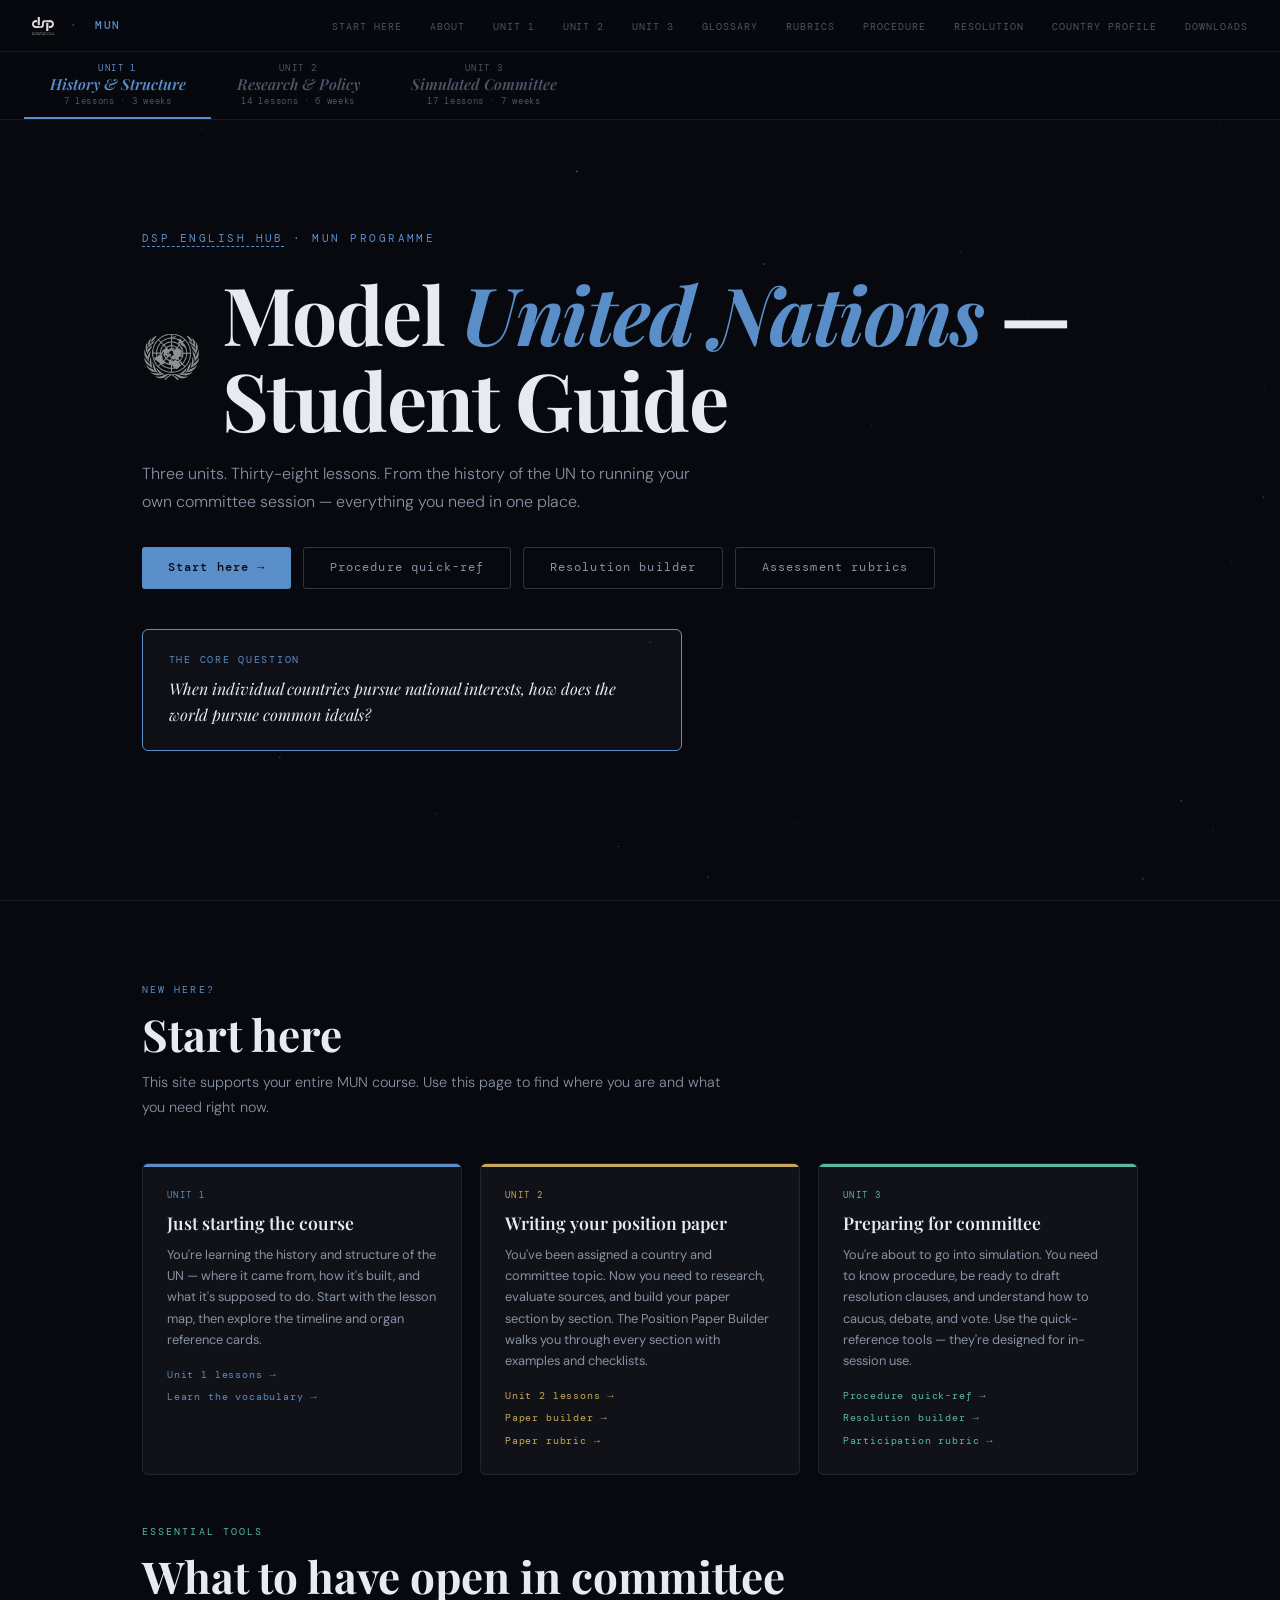
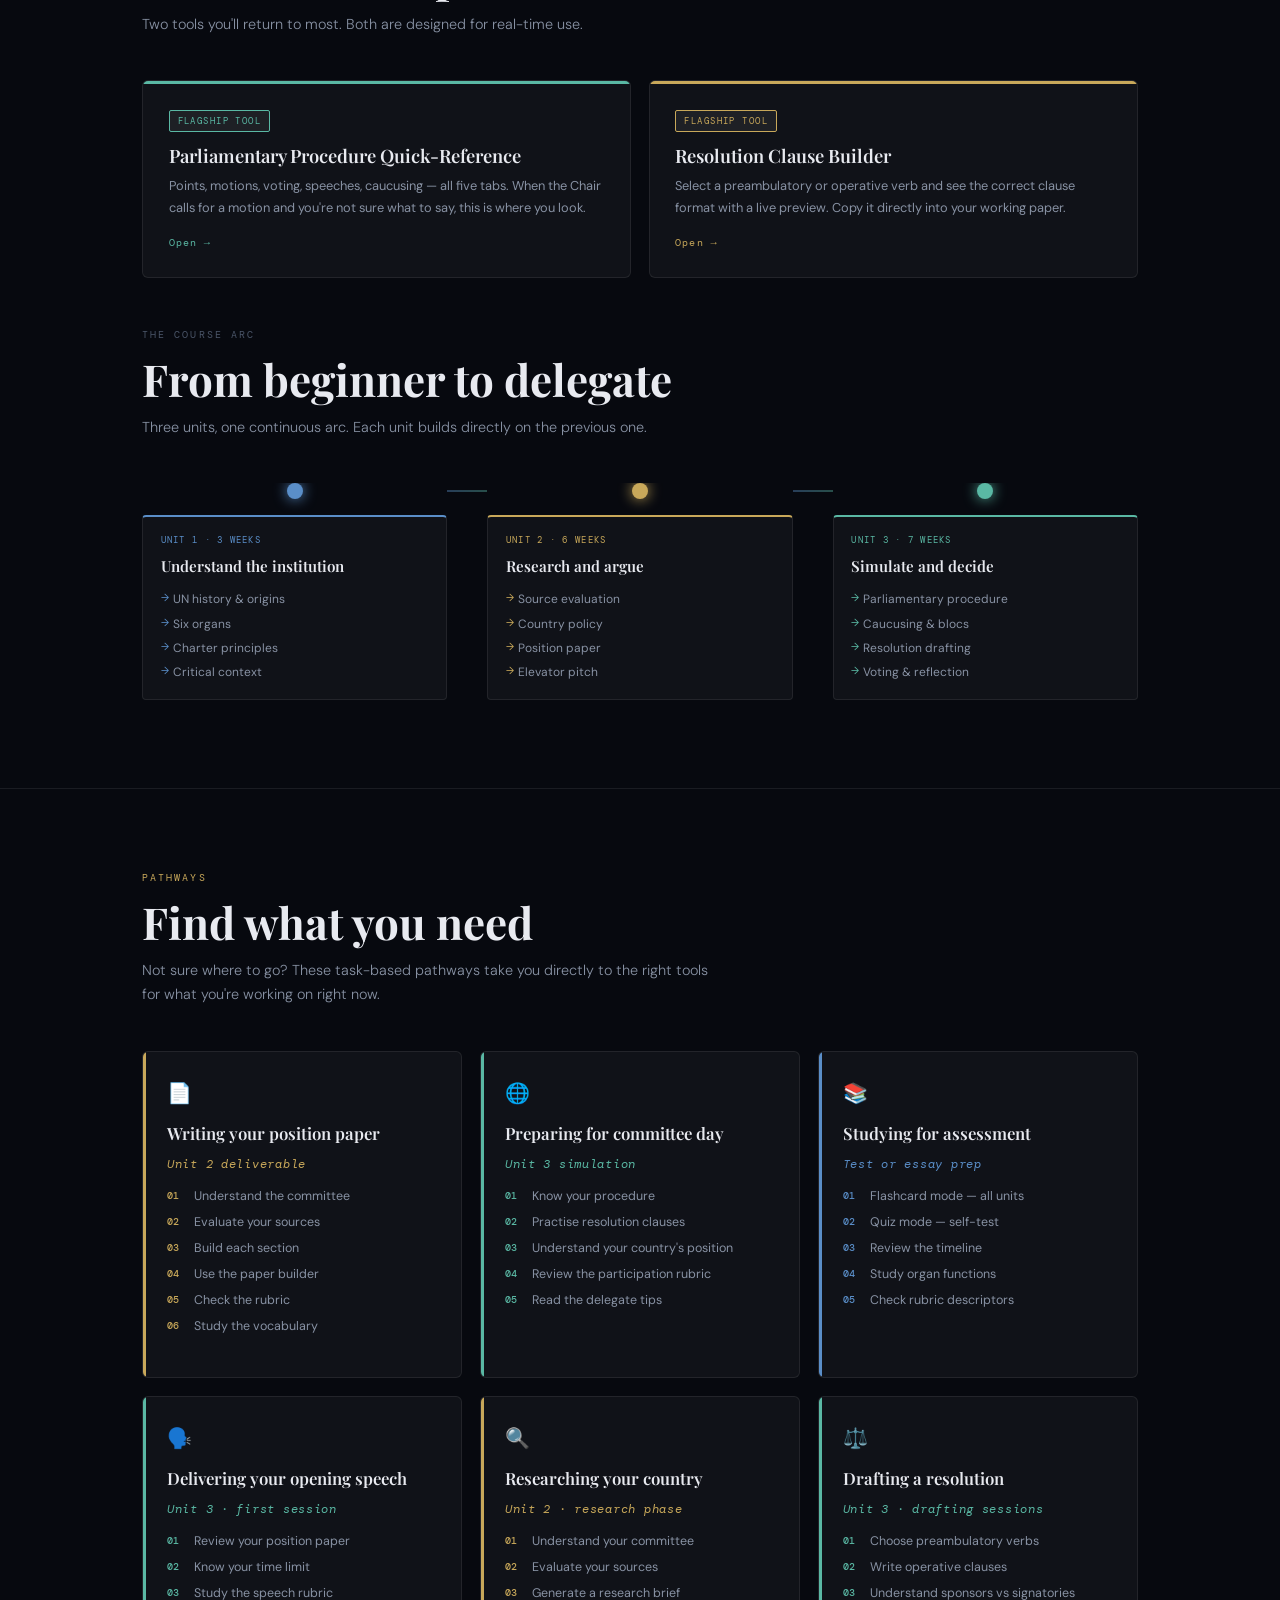
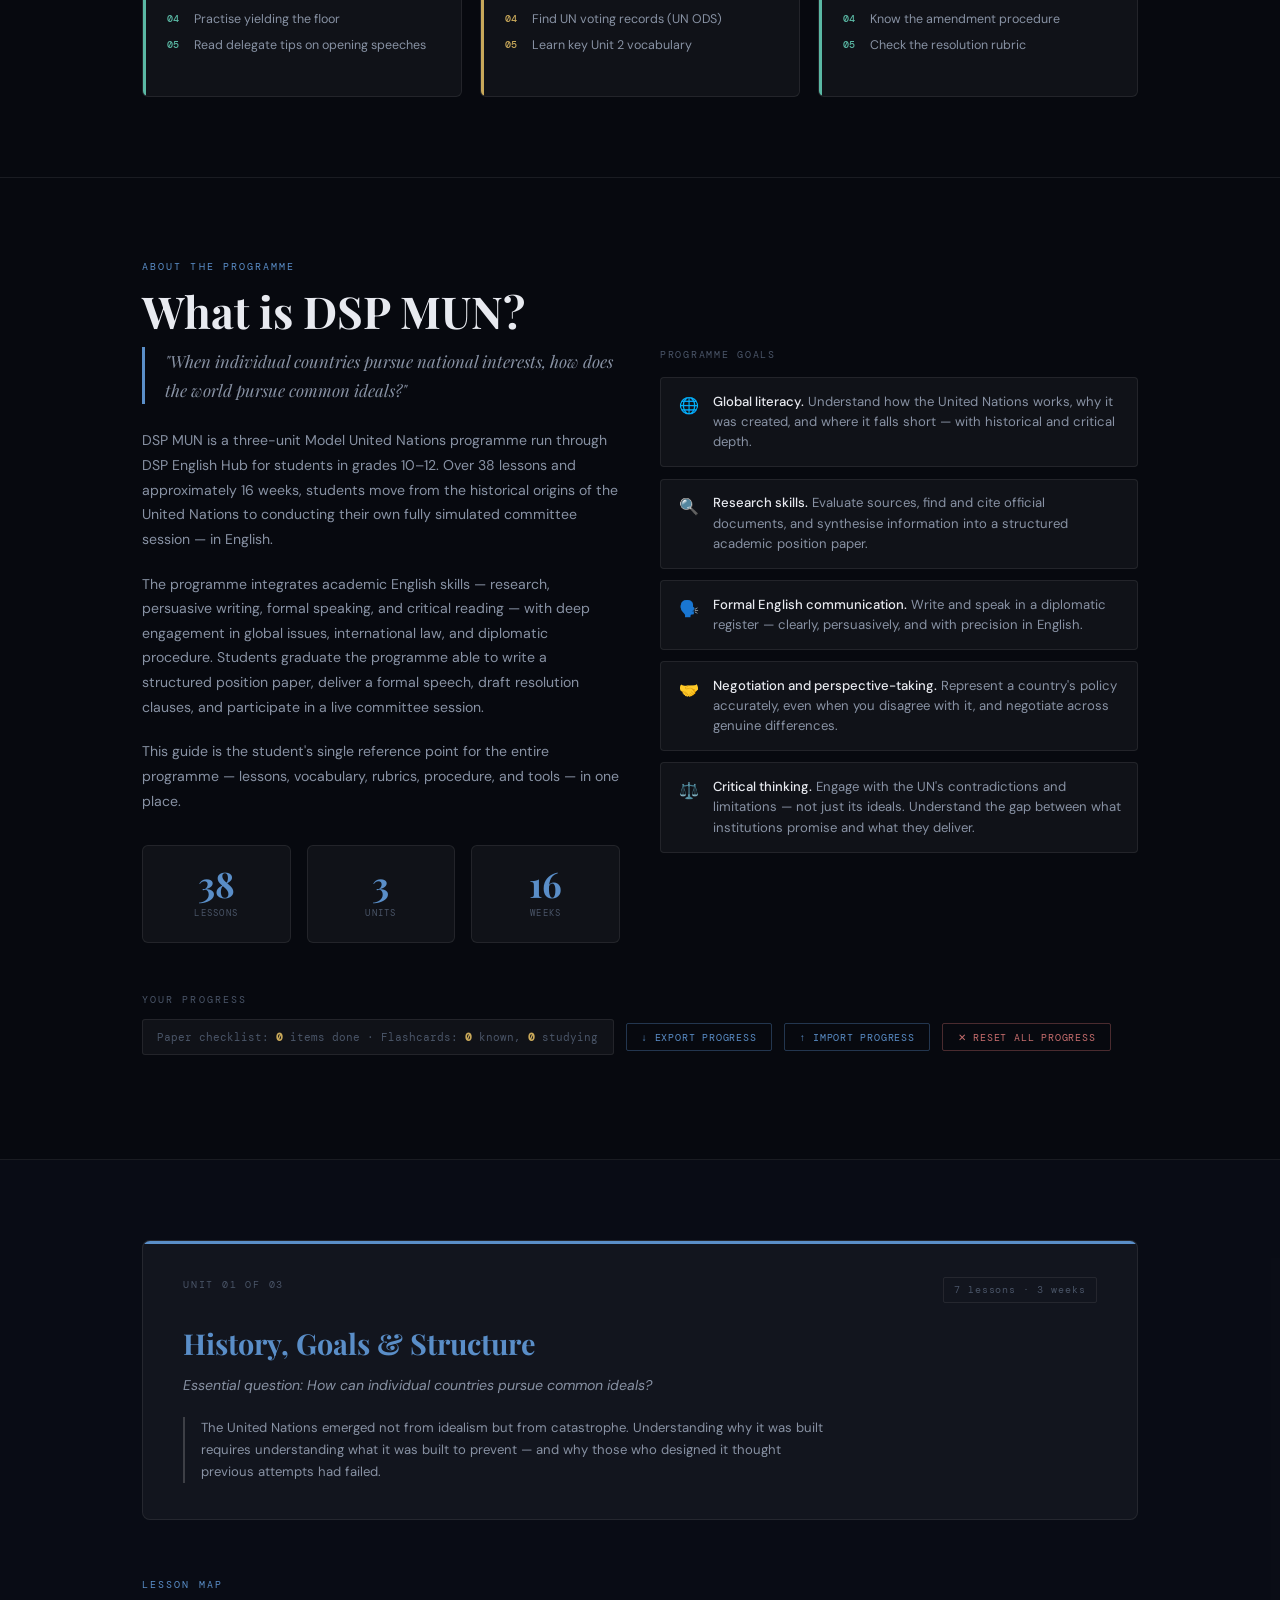
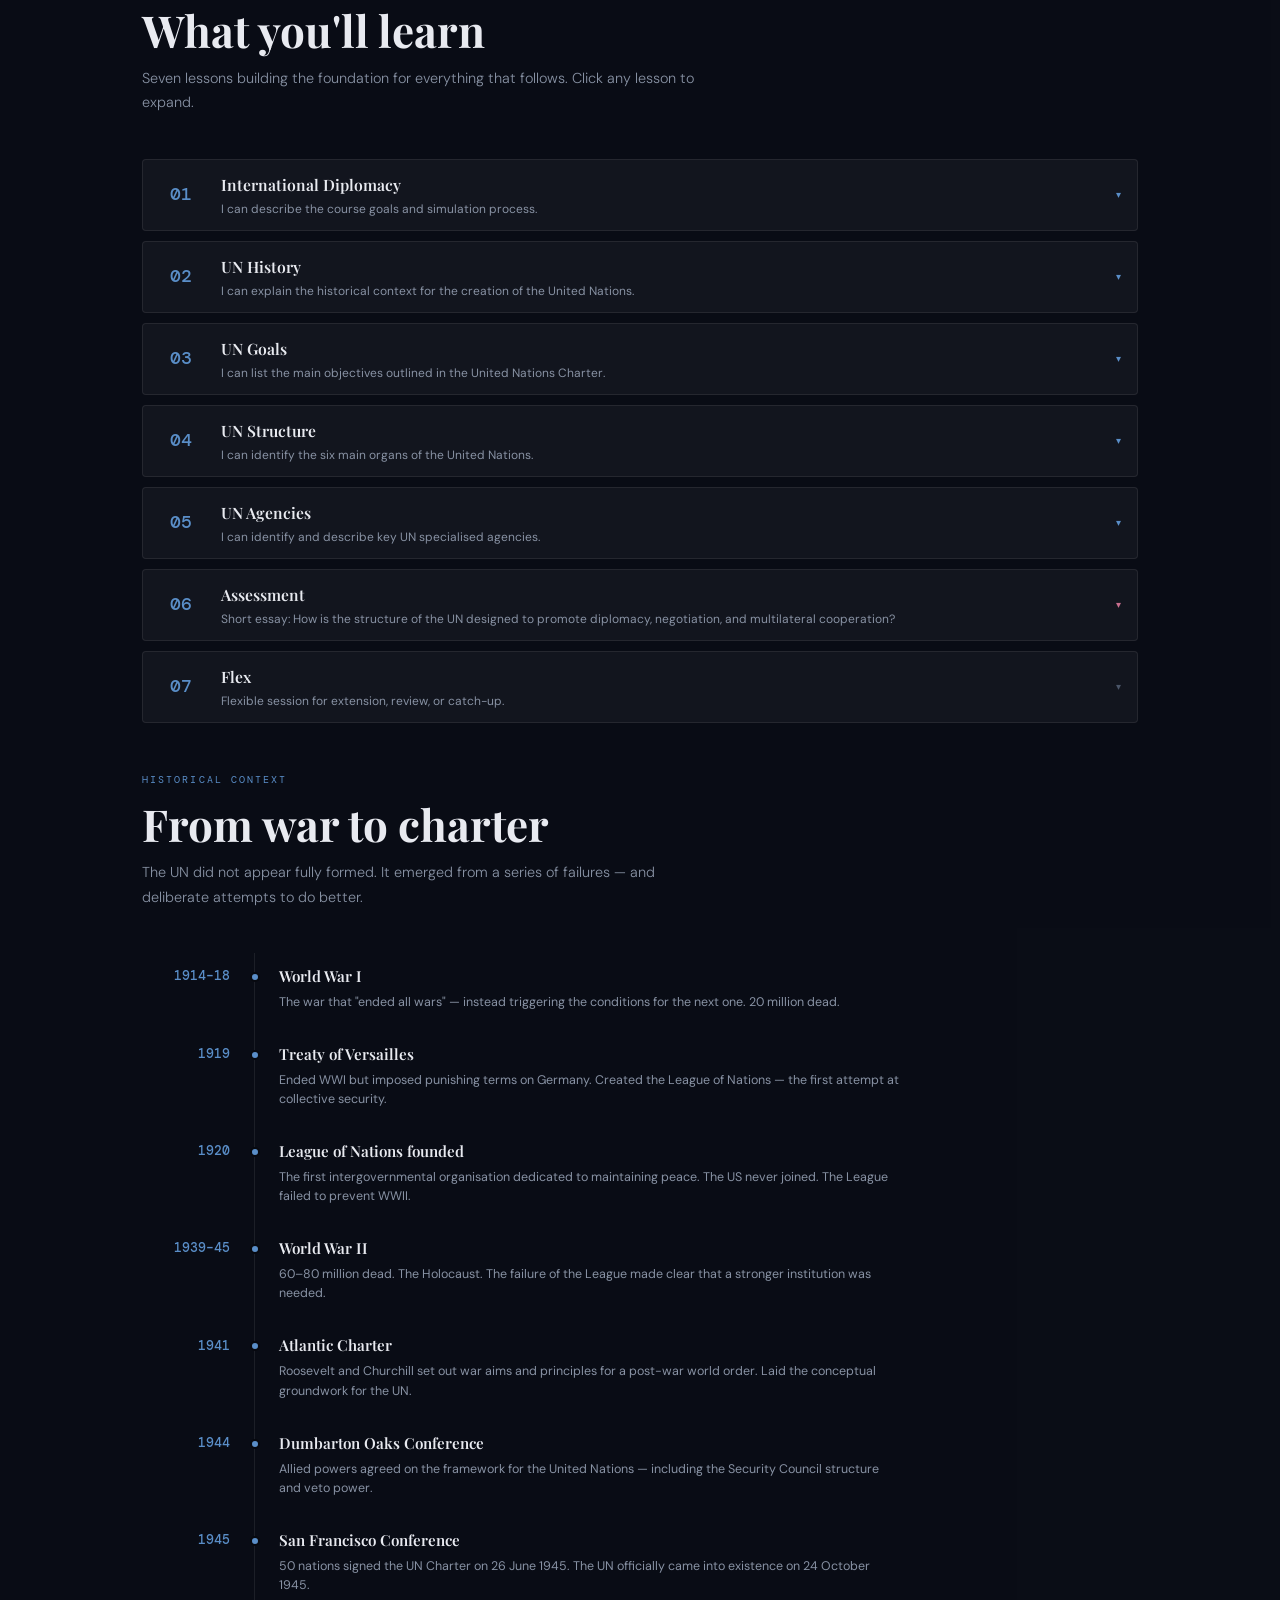
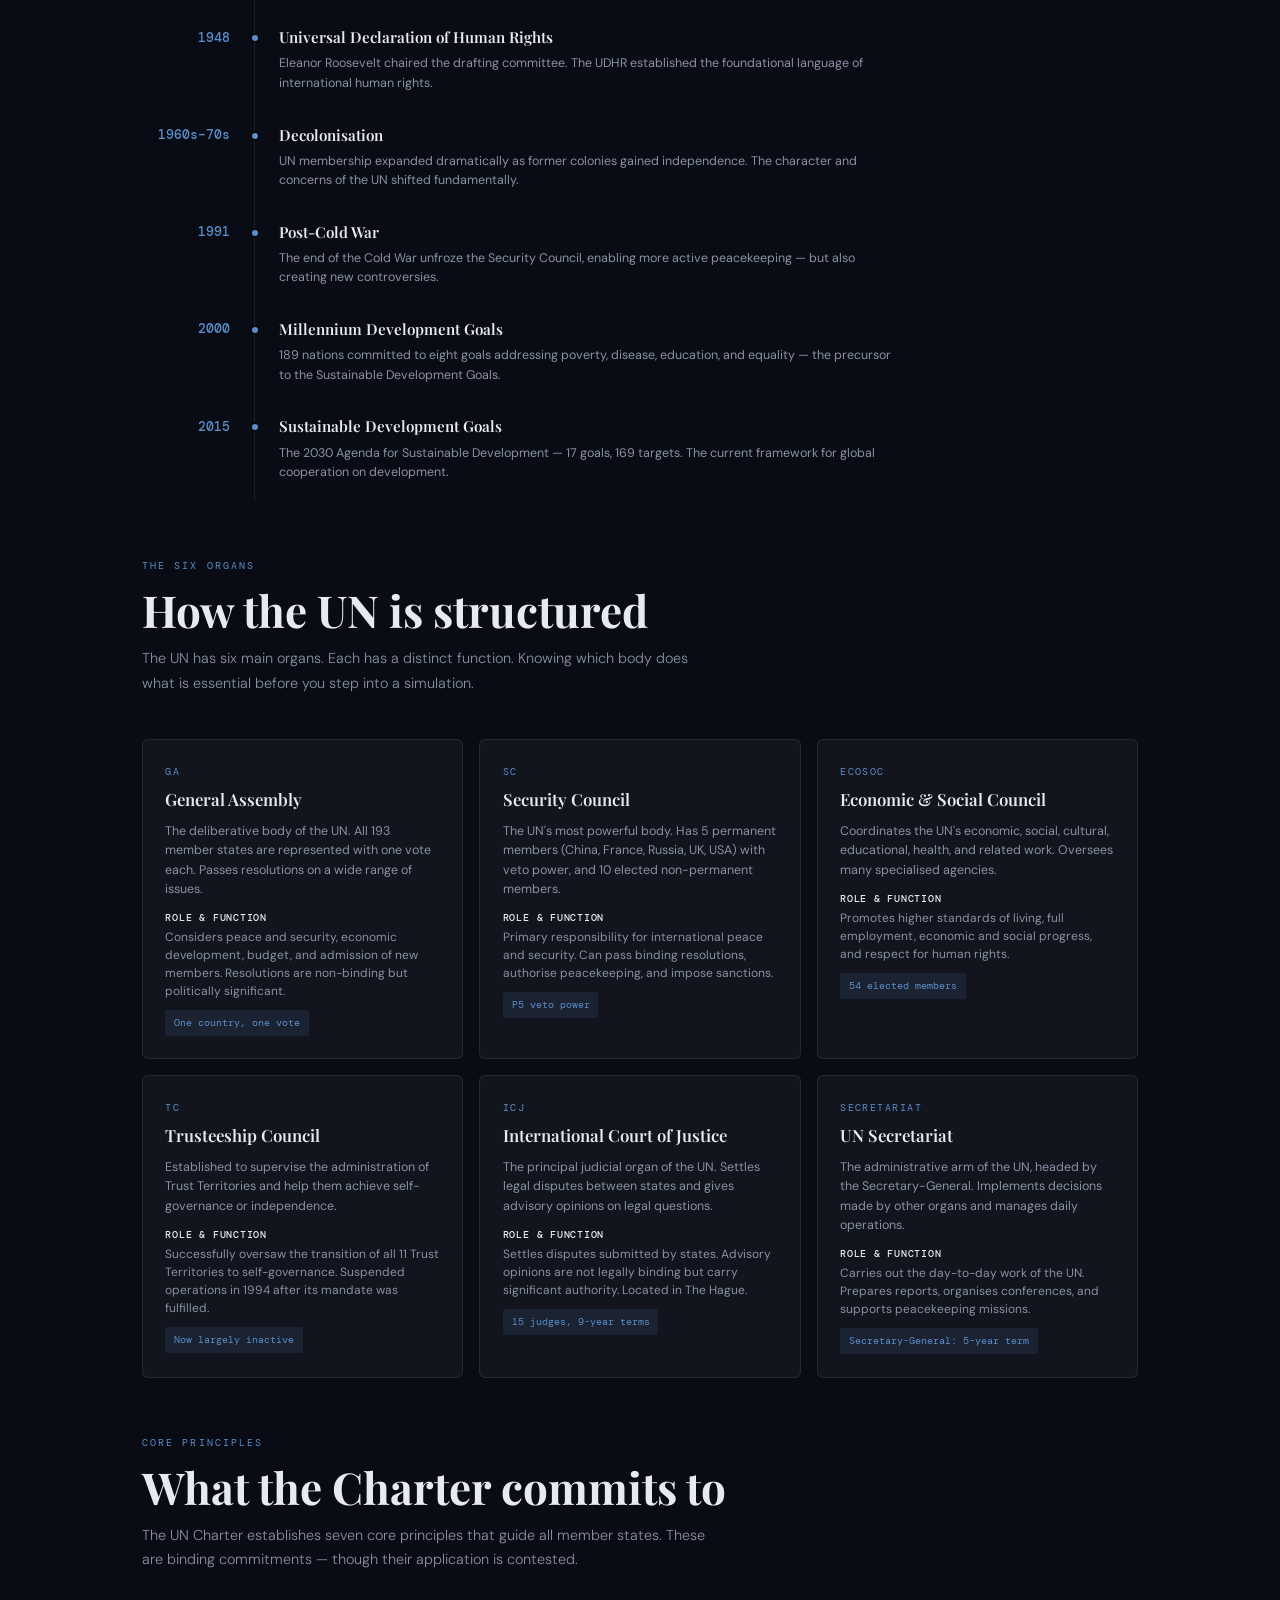
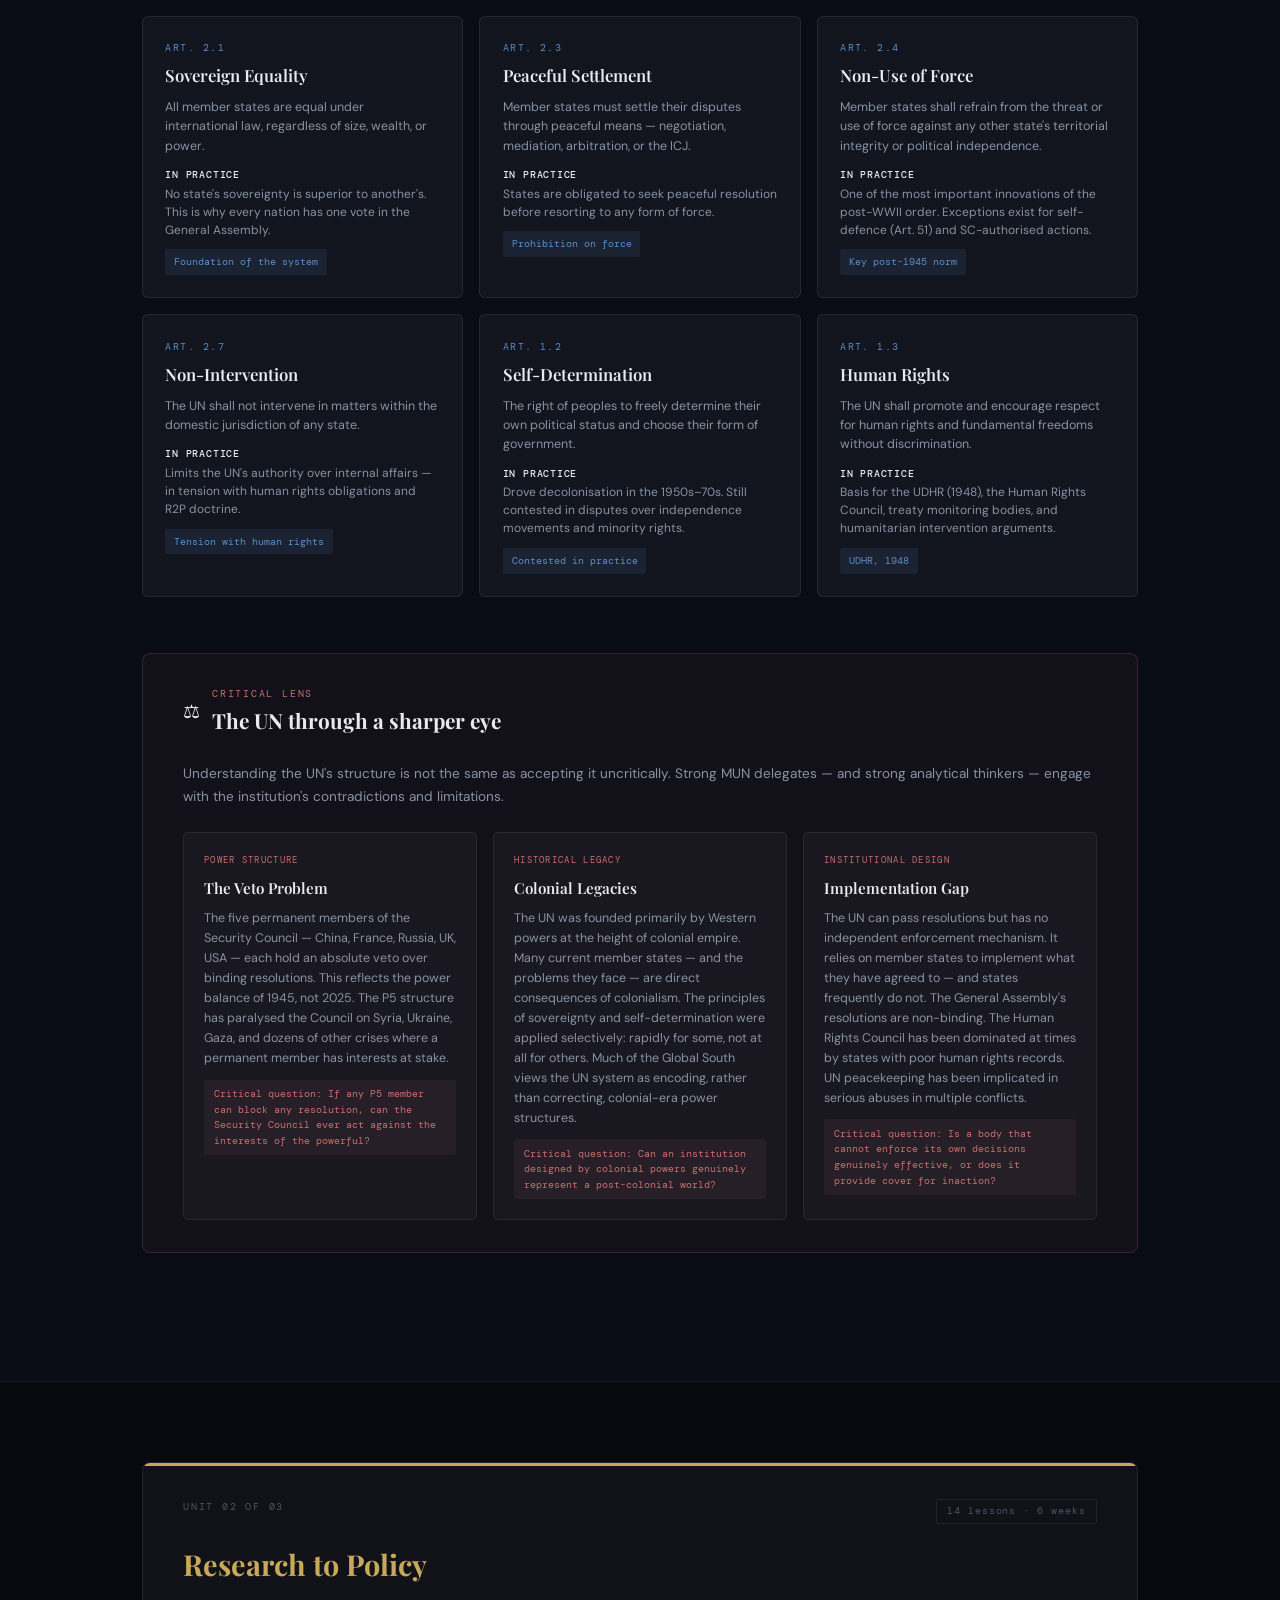
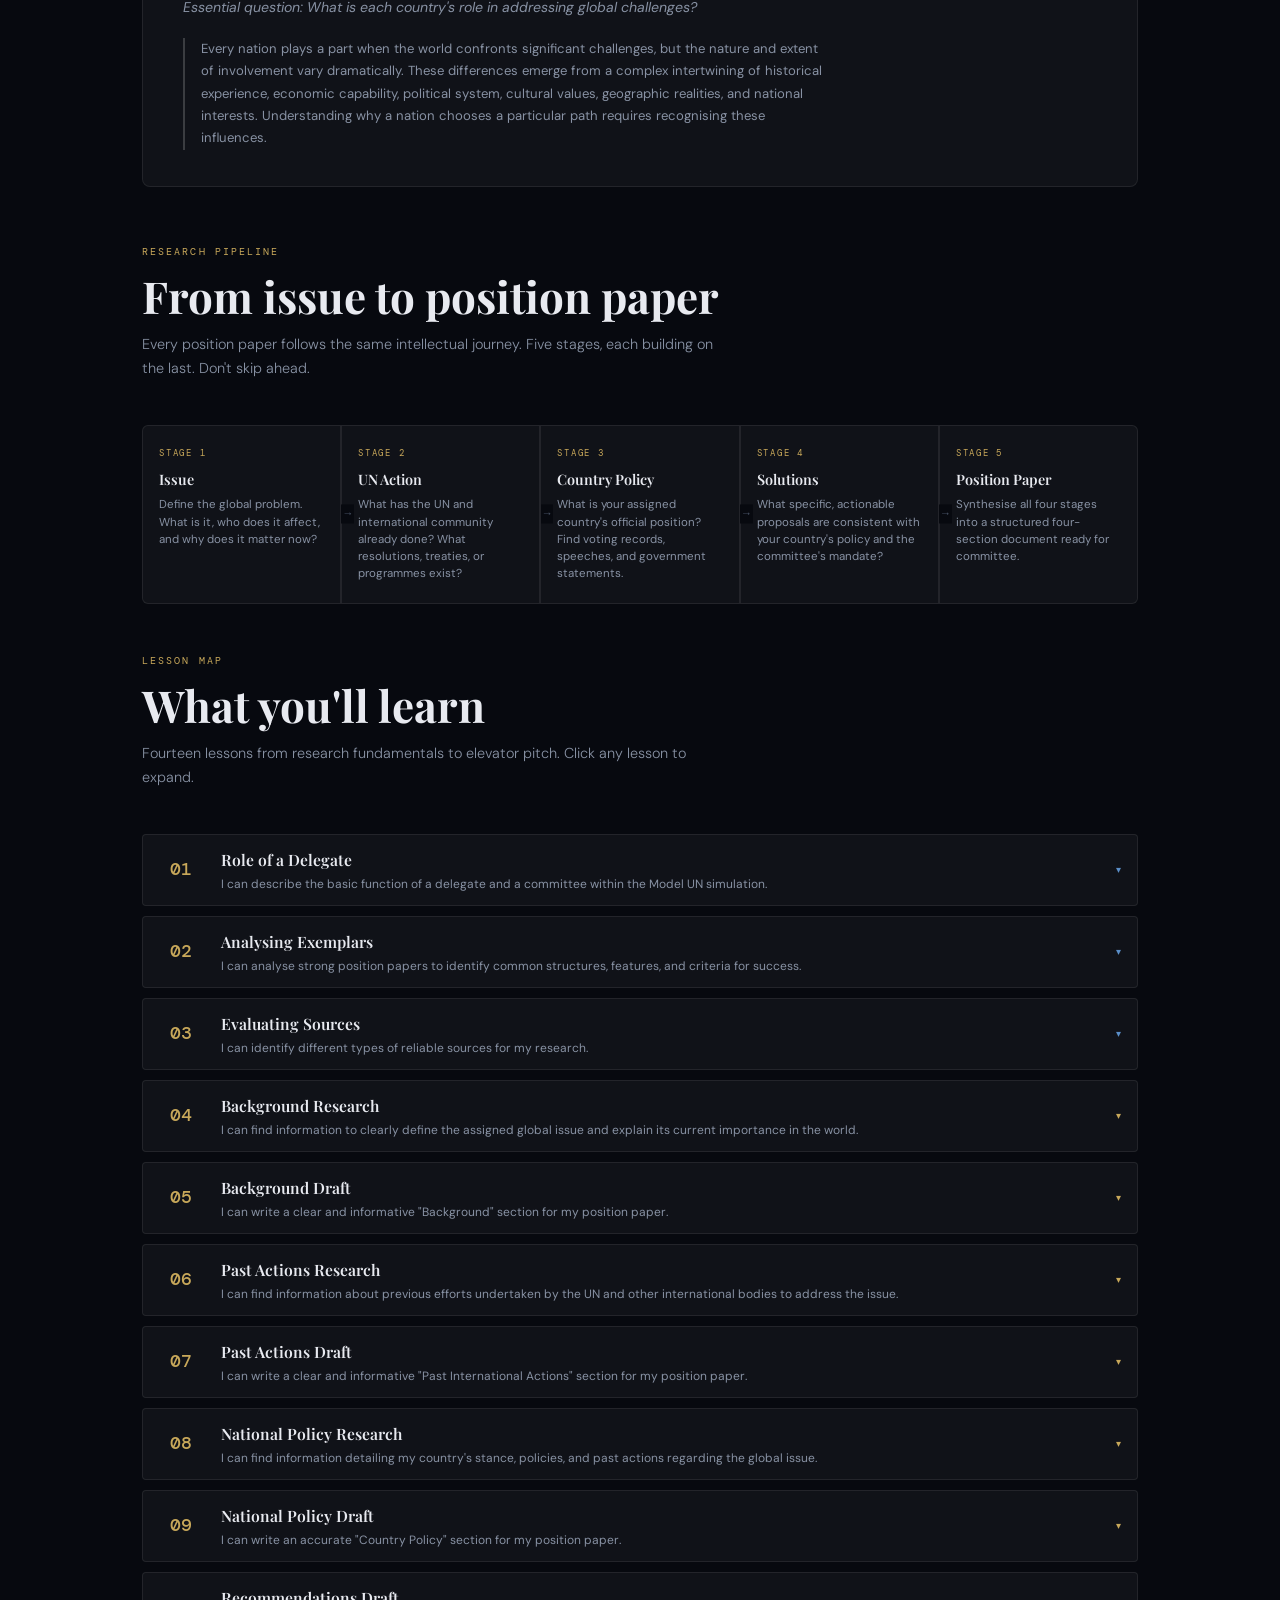
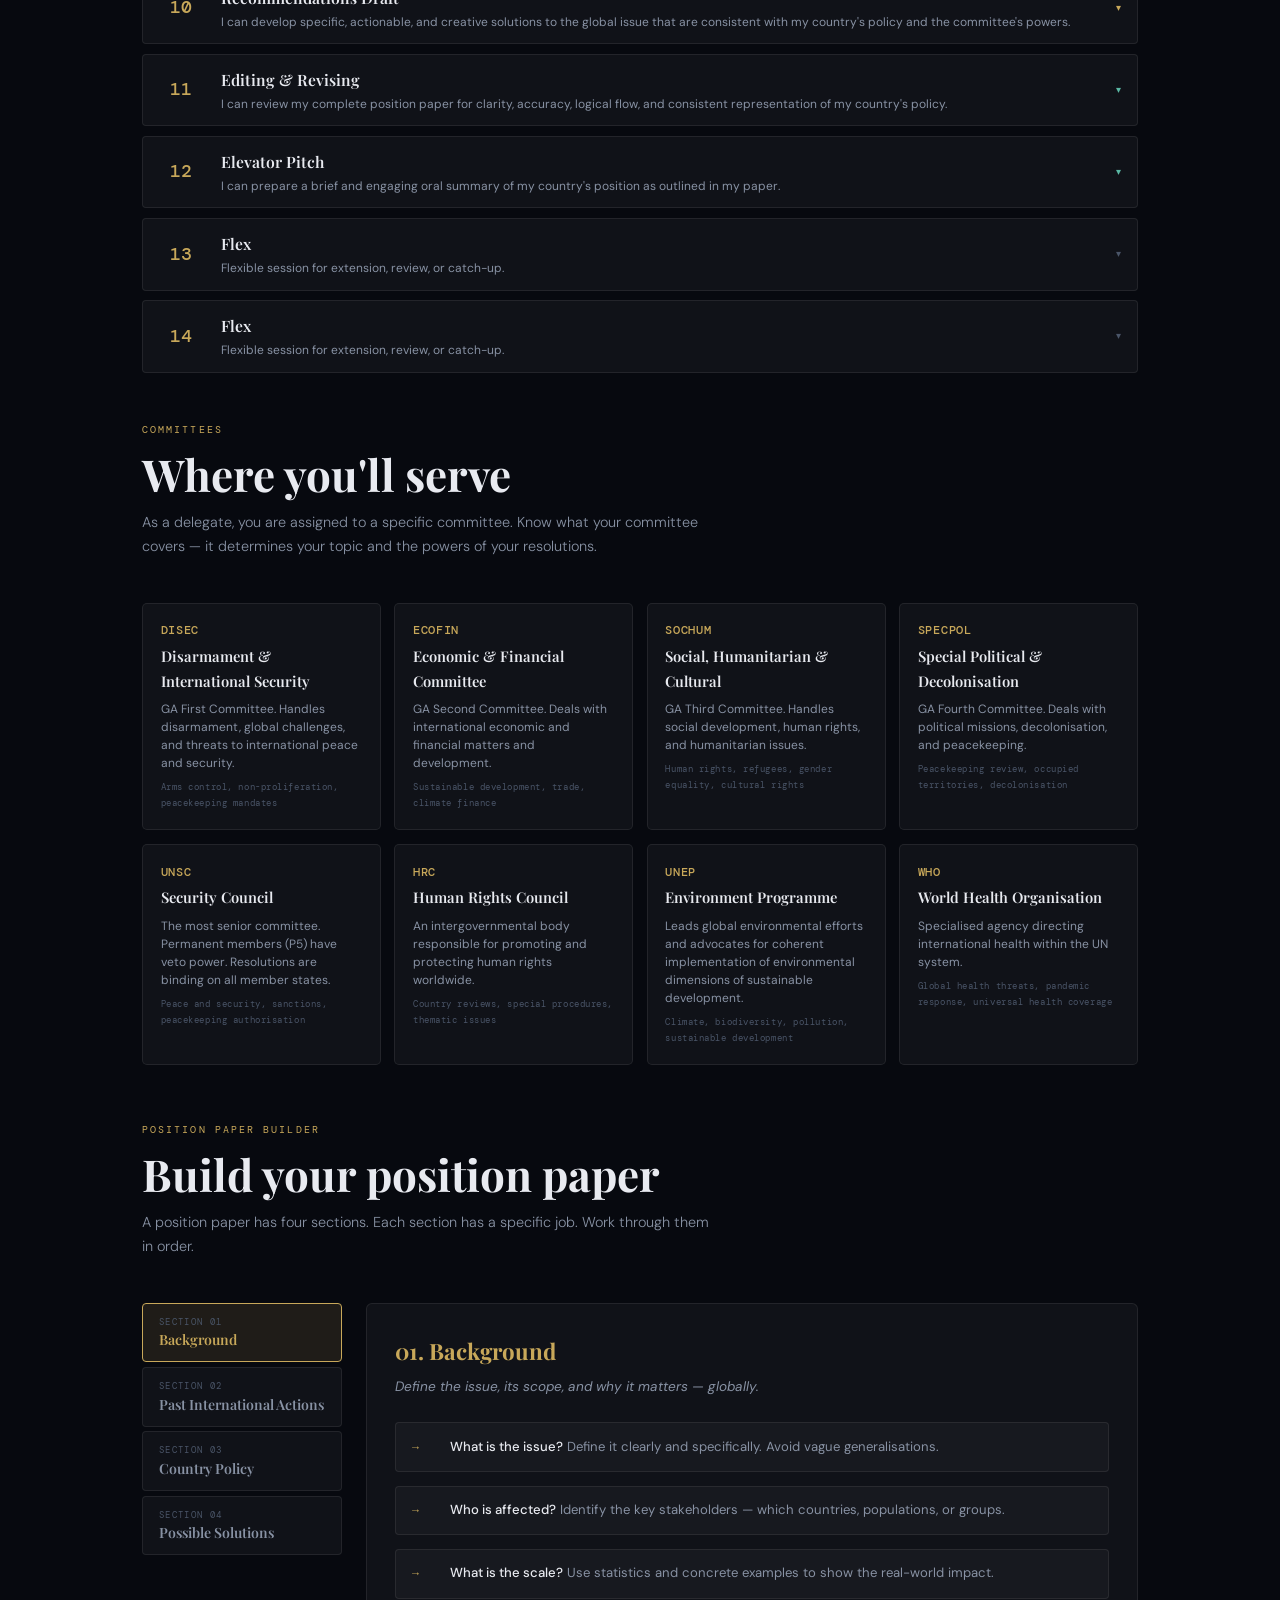
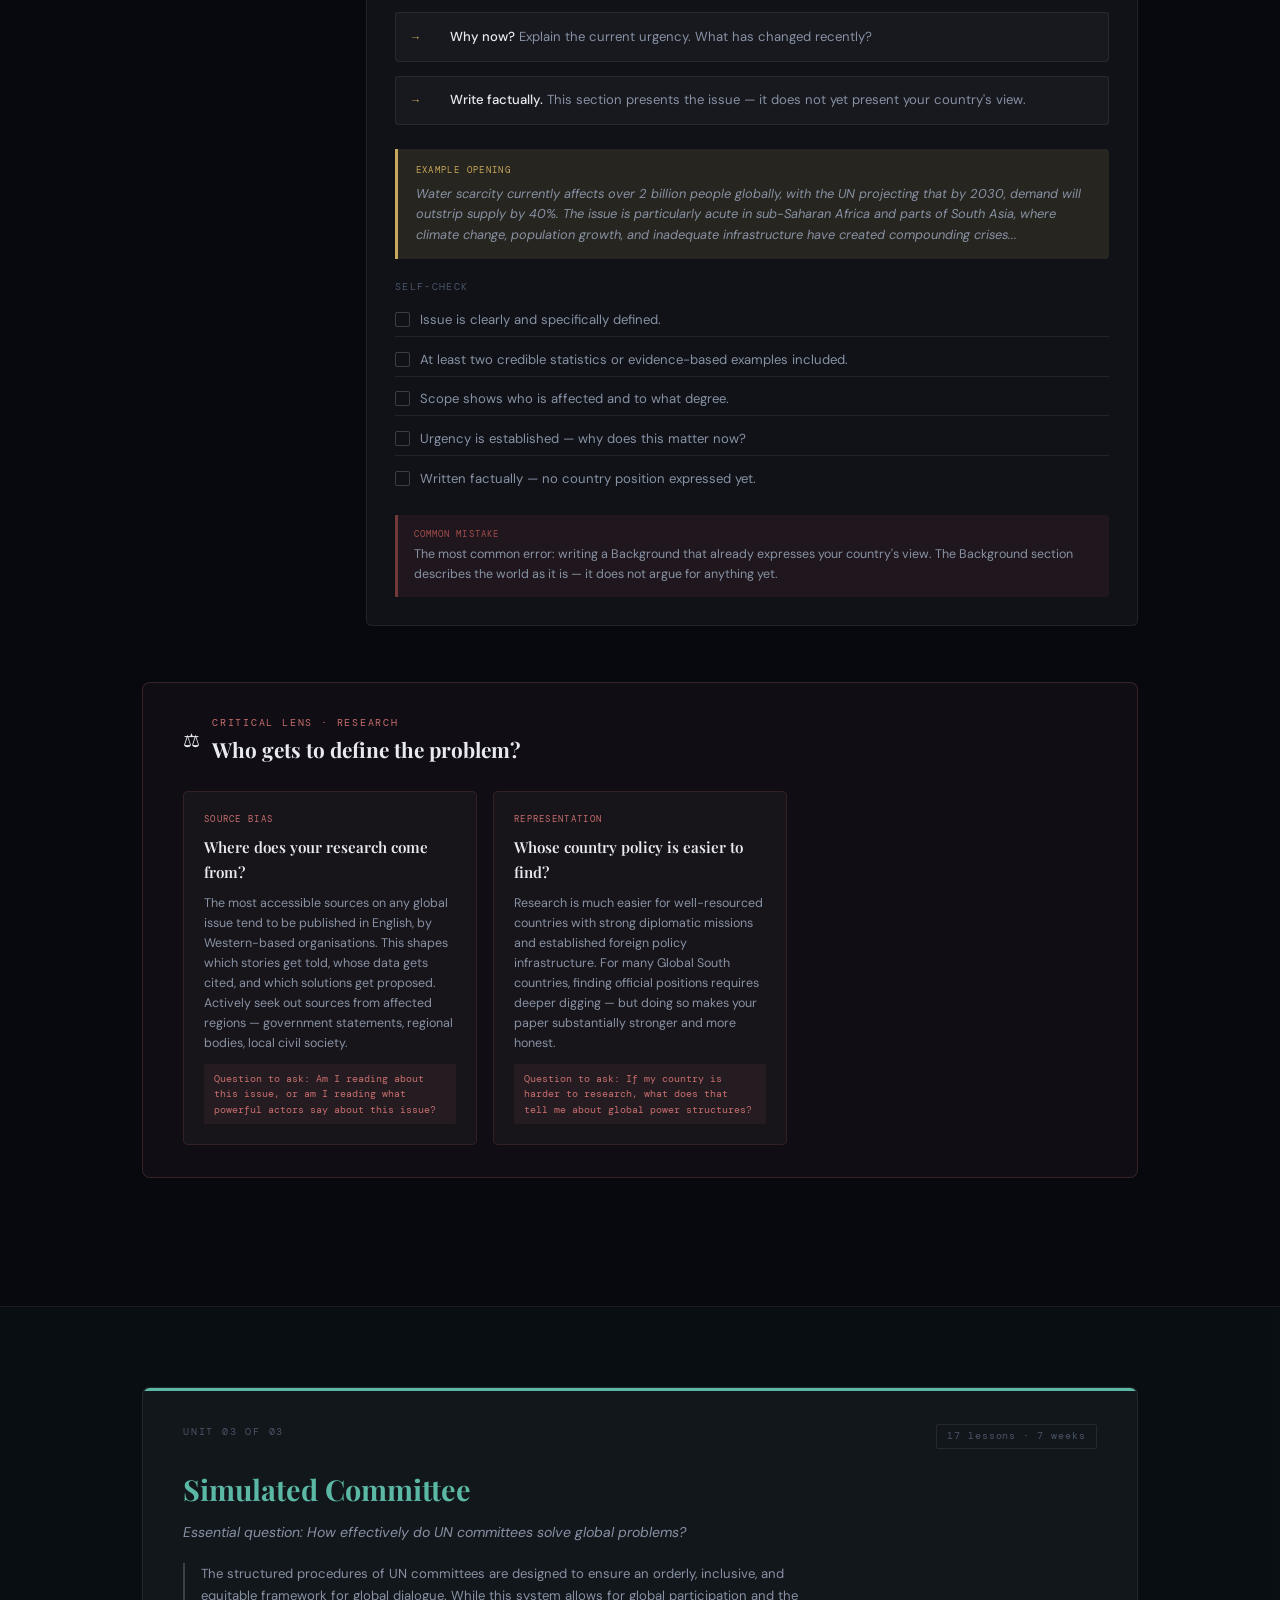
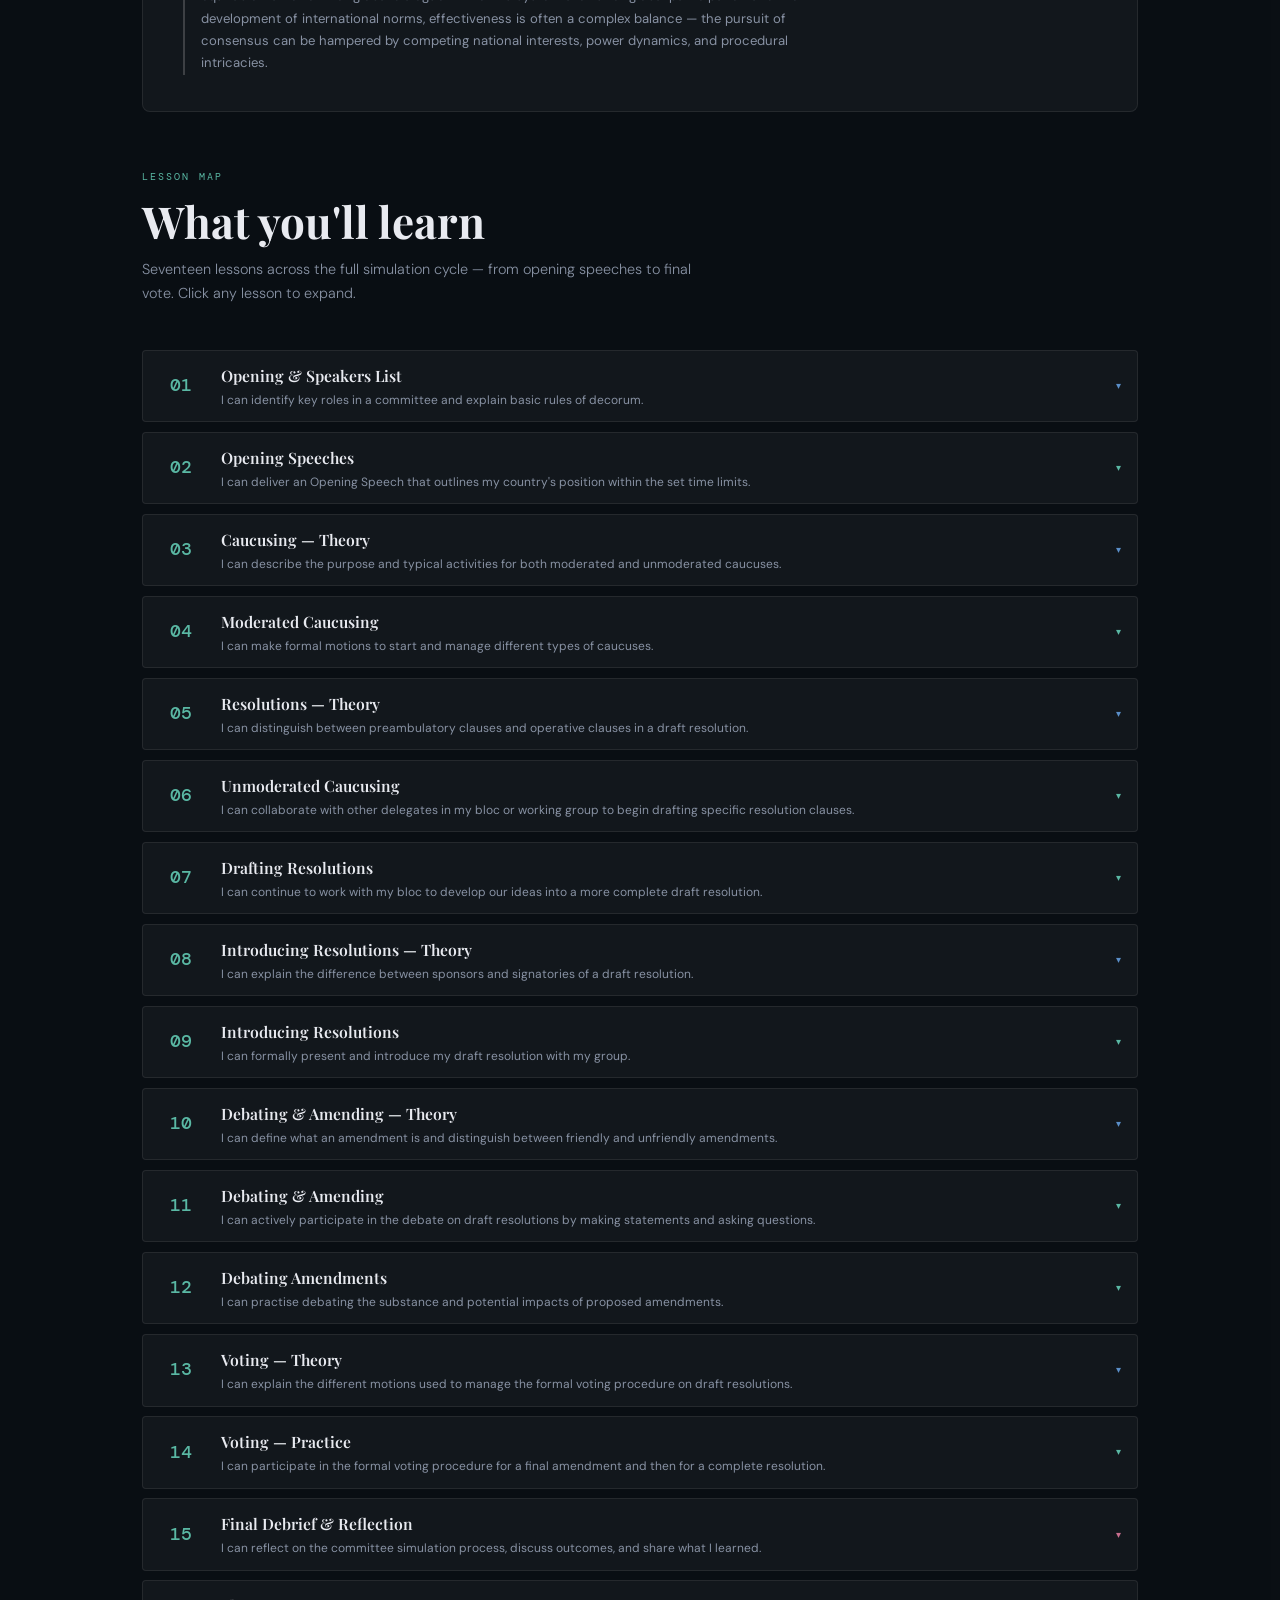
<file: index-mun.html>
<!DOCTYPE html>
<html lang="en">
<head>
<meta charset="UTF-8">
<meta name="viewport" content="width=device-width, initial-scale=1.0">
<title>DSP MUN — Model United Nations Student Guide</title>
<meta name="description" content="DSP English Hub · Model United Nations · Three-unit student guide from UN history to full committee simulation.">
<meta name="theme-color" content="#07090f">
<link rel="preconnect" href="https://fonts.googleapis.com">
<link rel="preconnect" href="https://fonts.gstatic.com" crossorigin>
<link href="https://fonts.googleapis.com/css2?family=Playfair+Display:ital,wght@0,400;0,600;0,700;1,400;1,600&family=DM+Mono:wght@300;400;500&family=DM+Sans:wght@300;400;500;600&display=swap" rel="stylesheet">
<link rel="stylesheet" href="style.css">
</head>
<body>

<a href="#main-content" class="skip-link">Skip to main content</a>
<canvas id="canvas-bg" aria-hidden="true"></canvas>

<nav aria-label="Main navigation">
  <div class="nav-brand">
    <a href="#" aria-label="DSP English Hub home" style="display:flex;align-items:center;">
      <img src="dsp-logo.png" alt="DSP logo" style="height:18px;width:auto;display:block;filter:brightness(0) invert(1);opacity:0.85;transition:opacity 0.2s;">
    </a>
    <span style="color:var(--text-3);margin:0 0.4rem;">·</span>
    <span style="font-family:var(--mono);font-size:0.7rem;letter-spacing:0.15em;text-transform:uppercase;color:var(--u1);font-weight:500;">MUN</span>
  </div>
  <ul class="nav-links" id="navLinks">
    <li><a href="#start-here">Start here</a></li>
    <li><a href="#about">About</a></li>
    <li><a href="#unit1">Unit 1</a></li>
    <li><a href="#unit2">Unit 2</a></li>
    <li><a href="#unit3">Unit 3</a></li>
    <li><a href="#glossary">Glossary</a></li>
    <li><a href="#rubrics">Rubrics</a></li>
    <li><a href="#procedure">Procedure</a></li>
    <li><a href="#resbuilder">Resolution</a></li>
    <li><a href="#countryProfile">Country Profile</a></li>
    <li><a href="#downloads">Downloads</a></li>
  </ul>
  <button class="nav-toggle" id="navToggle" aria-label="Toggle navigation" aria-expanded="false" aria-controls="navLinks">☰</button>
  <div class="nav-progress" id="navProgress" aria-hidden="true"></div>
</nav>

<div class="unit-switcher" role="navigation" aria-label="Jump to unit">
  <button class="unit-btn active" data-u="1" onclick="jumpUnit(1)" aria-label="Unit 1: History and Structure">
    <span class="un" aria-hidden="true">Unit 1</span><span class="ut">History &amp; Structure</span><span class="ug">7 lessons · 3 weeks</span>
  </button>
  <button class="unit-btn" data-u="2" onclick="jumpUnit(2)" aria-label="Unit 2: Research and Policy">
    <span class="un" aria-hidden="true">Unit 2</span><span class="ut">Research &amp; Policy</span><span class="ug">14 lessons · 6 weeks</span>
  </button>
  <button class="unit-btn" data-u="3" onclick="jumpUnit(3)" aria-label="Unit 3: Simulated Committee">
    <span class="un" aria-hidden="true">Unit 3</span><span class="ut">Simulated Committee</span><span class="ug">17 lessons · 7 weeks</span>
  </button>
</div>

<main id="main-content">

<!-- ══ HERO ══ -->
<section class="hero" aria-label="Introduction">
  <div class="container">
    <div class="hero-eyebrow"><a href="#" aria-label="DSP English Hub home">DSP English Hub</a> · MUN Programme</div>
    <div class="hero-heading">
      <img src="un-logo.png" alt="" class="hero-un-logo" aria-hidden="true">
      <h1>Model <em>United Nations</em> — Student Guide</h1>
    </div>
    <p class="hero-sub">Three units. Thirty-eight lessons. From the history of the UN to running your own committee session — everything you need in one place.</p>
    <div class="hero-cta">
      <a href="#start-here" class="btn btn-primary">Start here →</a>
      <a href="#procedure" class="btn btn-ghost">Procedure quick-ref</a>
      <a href="#resbuilder" class="btn btn-ghost">Resolution builder</a>
      <a href="#rubrics" class="btn btn-ghost">Assessment rubrics</a>
    </div>
    <div class="hero-principle" role="complementary" aria-label="Core question">
      <div class="hero-principle-label">The core question</div>
      <div class="hero-principle-text">When individual countries pursue national interests, how does the world pursue common ideals?</div>
    </div>
  </div>
</section>

<hr class="rule">

<!-- ══ START HERE ══ -->
<section id="start-here" aria-label="Start here — orientation">
  <div class="container">
    <div class="reveal">
      <div class="sec-label" style="color:var(--u1)">New here?</div>
      <h2 class="sec-title">Start here</h2>
      <p class="sec-intro">This site supports your entire MUN course. Use this page to find where you are and what you need right now.</p>
    </div>

    <!-- Where are you? -->
    <div class="sh-grid reveal">
      <div class="sh-card" style="--shc:var(--u1);--shd:var(--u1d)">
        <div class="sh-unit-tag">Unit 1</div>
        <div class="sh-title">Just starting the course</div>
        <div class="sh-body">You're learning the history and structure of the UN — where it came from, how it's built, and what it's supposed to do. Start with the lesson map, then explore the timeline and organ reference cards.</div>
        <div class="sh-links">
          <a href="#unit1" class="sh-link">Unit 1 lessons →</a>
          <a href="#glossary" class="sh-link">Learn the vocabulary →</a>
        </div>
      </div>
      <div class="sh-card" style="--shc:var(--u2);--shd:var(--u2d)">
        <div class="sh-unit-tag">Unit 2</div>
        <div class="sh-title">Writing your position paper</div>
        <div class="sh-body">You've been assigned a country and committee topic. Now you need to research, evaluate sources, and build your paper section by section. The Position Paper Builder walks you through every section with examples and checklists.</div>
        <div class="sh-links">
          <a href="#unit2" class="sh-link">Unit 2 lessons →</a>
          <a href="#unit2" class="sh-link">Paper builder →</a>
          <a href="#rubrics" class="sh-link">Paper rubric →</a>
        </div>
      </div>
      <div class="sh-card" style="--shc:var(--u3);--shd:var(--u3d)">
        <div class="sh-unit-tag">Unit 3</div>
        <div class="sh-title">Preparing for committee</div>
        <div class="sh-body">You're about to go into simulation. You need to know procedure, be ready to draft resolution clauses, and understand how to caucus, debate, and vote. Use the quick-reference tools — they're designed for in-session use.</div>
        <div class="sh-links">
          <a href="#procedure" class="sh-link">Procedure quick-ref →</a>
          <a href="#resbuilder" class="sh-link">Resolution builder →</a>
          <a href="#rubrics" class="sh-link">Participation rubric →</a>
        </div>
      </div>
    </div>

    <!-- Flagship tools -->
    <div class="reveal" style="margin-top:3rem">
      <div class="sec-label" style="color:var(--u3)">Essential tools</div>
      <h2 class="sec-title">What to have open in committee</h2>
      <p class="sec-intro">Two tools you'll return to most. Both are designed for real-time use.</p>
    </div>
    <div class="flagship-grid reveal">
      <a href="#procedure" class="flagship-card" style="--fc:var(--u3)">
        <div class="flagship-badge">Flagship tool</div>
        <div class="flagship-title">Parliamentary Procedure Quick-Reference</div>
        <div class="flagship-body">Points, motions, voting, speeches, caucusing — all five tabs. When the Chair calls for a motion and you're not sure what to say, this is where you look.</div>
        <div class="flagship-cta">Open →</div>
      </a>
      <a href="#resbuilder" class="flagship-card" style="--fc:var(--u2)">
        <div class="flagship-badge">Flagship tool</div>
        <div class="flagship-title">Resolution Clause Builder</div>
        <div class="flagship-body">Select a preambulatory or operative verb and see the correct clause format with a live preview. Copy it directly into your working paper.</div>
        <div class="flagship-cta">Open →</div>
      </a>
    </div>

    <!-- Progression arc -->
    <div class="reveal" style="margin-top:3rem">
      <div class="sec-label" style="color:var(--text-3)">The course arc</div>
      <h2 class="sec-title">From beginner to delegate</h2>
      <p class="sec-intro">Three units, one continuous arc. Each unit builds directly on the previous one.</p>
    </div>
    <div class="progression-arc reveal" aria-label="Course progression">
      <div class="prog-stage" style="--pc:var(--u1)">
        <div class="prog-node"></div>
        <div class="prog-content">
          <div class="prog-label">Unit 1 · 3 weeks</div>
          <div class="prog-title">Understand the institution</div>
          <div class="prog-items">
            <span>UN history & origins</span>
            <span>Six organs</span>
            <span>Charter principles</span>
            <span>Critical context</span>
          </div>
        </div>
      </div>
      <div class="prog-connector"></div>
      <div class="prog-stage" style="--pc:var(--u2)">
        <div class="prog-node"></div>
        <div class="prog-content">
          <div class="prog-label">Unit 2 · 6 weeks</div>
          <div class="prog-title">Research and argue</div>
          <div class="prog-items">
            <span>Source evaluation</span>
            <span>Country policy</span>
            <span>Position paper</span>
            <span>Elevator pitch</span>
          </div>
        </div>
      </div>
      <div class="prog-connector"></div>
      <div class="prog-stage" style="--pc:var(--u3)">
        <div class="prog-node"></div>
        <div class="prog-content">
          <div class="prog-label">Unit 3 · 7 weeks</div>
          <div class="prog-title">Simulate and decide</div>
          <div class="prog-items">
            <span>Parliamentary procedure</span>
            <span>Caucusing & blocs</span>
            <span>Resolution drafting</span>
            <span>Voting & reflection</span>
          </div>
        </div>
      </div>
    </div>
  </div>
</section>

<hr class="rule">

<!-- ══ PATHWAYS ══ -->
<section id="pathways" aria-label="Learning pathways">
  <div class="container">
    <div class="reveal">
      <div class="sec-label" style="color:var(--u2)">Pathways</div>
      <h2 class="sec-title">Find what you need</h2>
      <p class="sec-intro">Not sure where to go? These task-based pathways take you directly to the right tools for what you're working on right now.</p>
    </div>
    <div class="pathway-grid reveal" id="pathwayGrid"></div>
  </div>
</section>

<hr class="rule">

<!-- ══ ABOUT SECTION ══ -->
<section id="about" aria-label="About DSP MUN">
  <div class="container">
    <div class="reveal">
      <div class="sec-label" style="color:var(--u1)">About the Programme</div>
      <h2 class="sec-title">What is DSP MUN?</h2>
    </div>
    <div class="about-grid reveal">
      <div>
        <p class="about-quote">"When individual countries pursue national interests, how does the world pursue common ideals?"</p>
        <p style="font-size:0.88rem;color:var(--text-2);line-height:1.75;margin-bottom:1.25rem;">
          DSP MUN is a three-unit Model United Nations programme run through DSP English Hub for students in grades 10–12. Over 38 lessons and approximately 16 weeks, students move from the historical origins of the United Nations to conducting their own fully simulated committee session — in English.
        </p>
        <p style="font-size:0.88rem;color:var(--text-2);line-height:1.75;margin-bottom:1.25rem;">
          The programme integrates academic English skills — research, persuasive writing, formal speaking, and critical reading — with deep engagement in global issues, international law, and diplomatic procedure. Students graduate the programme able to write a structured position paper, deliver a formal speech, draft resolution clauses, and participate in a live committee session.
        </p>
        <p style="font-size:0.88rem;color:var(--text-2);line-height:1.75;">
          This guide is the student's single reference point for the entire programme — lessons, vocabulary, rubrics, procedure, and tools — in one place.
        </p>
        <div class="about-stat-row">
          <div class="about-stat"><div class="about-stat-num">38</div><div class="about-stat-label">Lessons</div></div>
          <div class="about-stat"><div class="about-stat-num">3</div><div class="about-stat-label">Units</div></div>
          <div class="about-stat"><div class="about-stat-num">16</div><div class="about-stat-label">Weeks</div></div>
        </div>
      </div>
      <div>
        <div style="font-family:var(--mono);font-size:0.6rem;letter-spacing:0.18em;text-transform:uppercase;color:var(--text-3);margin-bottom:0.85rem;">Programme goals</div>
        <div class="about-goals">
          <div class="about-goal"><div class="about-goal-icon">🌐</div><div class="about-goal-text"><strong>Global literacy.</strong> Understand how the United Nations works, why it was created, and where it falls short — with historical and critical depth.</div></div>
          <div class="about-goal"><div class="about-goal-icon">🔍</div><div class="about-goal-text"><strong>Research skills.</strong> Evaluate sources, find and cite official documents, and synthesise information into a structured academic position paper.</div></div>
          <div class="about-goal"><div class="about-goal-icon">🗣️</div><div class="about-goal-text"><strong>Formal English communication.</strong> Write and speak in a diplomatic register — clearly, persuasively, and with precision in English.</div></div>
          <div class="about-goal"><div class="about-goal-icon">🤝</div><div class="about-goal-text"><strong>Negotiation and perspective-taking.</strong> Represent a country's policy accurately, even when you disagree with it, and negotiate across genuine differences.</div></div>
          <div class="about-goal"><div class="about-goal-icon">⚖️</div><div class="about-goal-text"><strong>Critical thinking.</strong> Engage with the UN's contradictions and limitations — not just its ideals. Understand the gap between what institutions promise and what they deliver.</div></div>
        </div>
      </div>
    </div>
    <div class="reveal" style="margin-top:2rem">
      <div class="sec-label" style="color:var(--text-3)">Your progress</div>
      <div class="progress-controls">
        <div class="progress-summary" id="progressSummary">Loading…</div>
        <button class="progress-btn export" onclick="exportProgress()">↓ Export progress</button>
        <button class="progress-btn export" onclick="importProgressClick()">↑ Import progress</button>
        <button class="progress-btn danger" onclick="openResetModal()">✕ Reset all progress</button>
        <input type="file" id="importFileInput" accept=".json" style="display:none" onchange="importProgress(event)">
      </div>
    </div>
  </div>
</section>
<hr class="rule">

<!-- ══ UNIT 1 ══ -->
<section id="unit1" style="background:rgba(90,142,200,0.03)" aria-label="Unit 1: History, Goals and Structure">
  <div class="container">
    <div class="reveal">
      <div class="unit-header" style="--ac:var(--u1);--acd:var(--u1d)">
        <div class="unit-header-top">
          <span class="unit-number">Unit 01 of 03</span>
          <span class="unit-pace">7 lessons · 3 weeks</span>
        </div>
        <div class="unit-title">History, Goals &amp; Structure</div>
        <div class="unit-eq">Essential question: <em>How can individual countries pursue common ideals?</em></div>
        <div class="unit-enduring">The United Nations emerged not from idealism but from catastrophe. Understanding why it was built requires understanding what it was built to prevent — and why those who designed it thought previous attempts had failed.</div>
      </div>
    </div>
    <div class="reveal">
      <div class="sec-label" style="color:var(--u1)">Lesson Map</div>
      <h2 class="sec-title">What you'll learn</h2>
      <p class="sec-intro">Seven lessons building the foundation for everything that follows. Click any lesson to expand.</p>
    </div>
    <div class="lesson-map reveal" id="lm1" role="list" aria-label="Unit 1 lessons"></div>
    <div class="reveal" style="margin-top:3rem">
      <div class="sec-label" style="color:var(--u1)">Historical context</div>
      <h2 class="sec-title">From war to charter</h2>
      <p class="sec-intro">The UN did not appear fully formed. It emerged from a series of failures — and deliberate attempts to do better.</p>
    </div>
    <div class="timeline reveal" id="timeline" role="list" aria-label="UN historical timeline"></div>
    <div class="reveal" style="margin-top:3.5rem">
      <div class="sec-label" style="color:var(--u1)">The six organs</div>
      <h2 class="sec-title">How the UN is structured</h2>
      <p class="sec-intro">The UN has six main organs. Each has a distinct function. Knowing which body does what is essential before you step into a simulation.</p>
    </div>
    <div class="organs-grid reveal" id="organsGrid"></div>
    <div class="reveal" style="margin-top:3.5rem">
      <div class="sec-label" style="color:var(--u1)">Core principles</div>
      <h2 class="sec-title">What the Charter commits to</h2>
      <p class="sec-intro">The UN Charter establishes seven core principles that guide all member states. These are binding commitments — though their application is contested.</p>
    </div>
    <div class="organs-grid reveal" id="principlesGrid"></div>

    <!-- CRITICAL LENS -->
    <div class="reveal" style="margin-top:3.5rem">
      <div class="critical-lens" role="complementary" aria-label="Critical perspectives on the UN">
        <div class="critical-lens-header">
          <span class="critical-lens-icon" aria-hidden="true">⚖</span>
          <div>
            <div class="critical-lens-label">Critical lens</div>
            <div class="critical-lens-title">The UN through a sharper eye</div>
          </div>
        </div>
        <p style="font-size:0.85rem;color:var(--text-2);margin-bottom:1.5rem;line-height:1.7;">Understanding the UN's structure is not the same as accepting it uncritically. Strong MUN delegates — and strong analytical thinkers — engage with the institution's contradictions and limitations.</p>
        <div class="critical-cards">
          <div class="critical-card">
            <div class="critical-card-tag">Power structure</div>
            <div class="critical-card-title">The Veto Problem</div>
            <div class="critical-card-body">The five permanent members of the Security Council — China, France, Russia, UK, USA — each hold an absolute veto over binding resolutions. This reflects the power balance of 1945, not 2025. The P5 structure has paralysed the Council on Syria, Ukraine, Gaza, and dozens of other crises where a permanent member has interests at stake.</div>
            <div class="critical-card-q">Critical question: If any P5 member can block any resolution, can the Security Council ever act against the interests of the powerful?</div>
          </div>
          <div class="critical-card">
            <div class="critical-card-tag">Historical legacy</div>
            <div class="critical-card-title">Colonial Legacies</div>
            <div class="critical-card-body">The UN was founded primarily by Western powers at the height of colonial empire. Many current member states — and the problems they face — are direct consequences of colonialism. The principles of sovereignty and self-determination were applied selectively: rapidly for some, not at all for others. Much of the Global South views the UN system as encoding, rather than correcting, colonial-era power structures.</div>
            <div class="critical-card-q">Critical question: Can an institution designed by colonial powers genuinely represent a post-colonial world?</div>
          </div>
          <div class="critical-card">
            <div class="critical-card-tag">Institutional design</div>
            <div class="critical-card-title">Implementation Gap</div>
            <div class="critical-card-body">The UN can pass resolutions but has no independent enforcement mechanism. It relies on member states to implement what they have agreed to — and states frequently do not. The General Assembly's resolutions are non-binding. The Human Rights Council has been dominated at times by states with poor human rights records. UN peacekeeping has been implicated in serious abuses in multiple conflicts.</div>
            <div class="critical-card-q">Critical question: Is a body that cannot enforce its own decisions genuinely effective, or does it provide cover for inaction?</div>
          </div>
        </div>
      </div>
    </div>
  </div>
</section>

<hr class="rule">

<!-- ══ UNIT 2 ══ -->
<section id="unit2" aria-label="Unit 2: Research to Policy">
  <div class="container">
    <div class="reveal">
      <div class="unit-header" style="--ac:var(--u2);--acd:var(--u2d)">
        <div class="unit-header-top">
          <span class="unit-number">Unit 02 of 03</span>
          <span class="unit-pace">14 lessons · 6 weeks</span>
        </div>
        <div class="unit-title" style="color:var(--u2)">Research to Policy</div>
        <div class="unit-eq">Essential question: <em>What is each country's role in addressing global challenges?</em></div>
        <div class="unit-enduring">Every nation plays a part when the world confronts significant challenges, but the nature and extent of involvement vary dramatically. These differences emerge from a complex intertwining of historical experience, economic capability, political system, cultural values, geographic realities, and national interests. Understanding why a nation chooses a particular path requires recognising these influences.</div>
      </div>
    </div>

    <!-- Research Pipeline Diagram -->
    <div class="reveal">
      <div class="sec-label" style="color:var(--u2)">Research Pipeline</div>
      <h2 class="sec-title">From issue to position paper</h2>
      <p class="sec-intro">Every position paper follows the same intellectual journey. Five stages, each building on the last. Don't skip ahead.</p>
    </div>
    <div class="pipeline reveal" role="list" aria-label="Research pipeline stages">
      <div class="pipeline-step" role="listitem">
        <div class="pipeline-num">Stage 1</div>
        <div class="pipeline-label">Issue</div>
        <div class="pipeline-desc">Define the global problem. What is it, who does it affect, and why does it matter now?</div>
      </div>
      <div class="pipeline-step" role="listitem">
        <div class="pipeline-num">Stage 2</div>
        <div class="pipeline-label">UN Action</div>
        <div class="pipeline-desc">What has the UN and international community already done? What resolutions, treaties, or programmes exist?</div>
      </div>
      <div class="pipeline-step" role="listitem">
        <div class="pipeline-num">Stage 3</div>
        <div class="pipeline-label">Country Policy</div>
        <div class="pipeline-desc">What is your assigned country's official position? Find voting records, speeches, and government statements.</div>
      </div>
      <div class="pipeline-step" role="listitem">
        <div class="pipeline-num">Stage 4</div>
        <div class="pipeline-label">Solutions</div>
        <div class="pipeline-desc">What specific, actionable proposals are consistent with your country's policy and the committee's mandate?</div>
      </div>
      <div class="pipeline-step" role="listitem">
        <div class="pipeline-num">Stage 5</div>
        <div class="pipeline-label">Position Paper</div>
        <div class="pipeline-desc">Synthesise all four stages into a structured four-section document ready for committee.</div>
      </div>
    </div>

    <div class="reveal">
      <div class="sec-label" style="color:var(--u2)">Lesson Map</div>
      <h2 class="sec-title">What you'll learn</h2>
      <p class="sec-intro">Fourteen lessons from research fundamentals to elevator pitch. Click any lesson to expand.</p>
    </div>
    <div class="lesson-map reveal" id="lm2" role="list" aria-label="Unit 2 lessons"></div>

    <!-- Committees -->
    <div class="reveal" style="margin-top:3rem">
      <div class="sec-label" style="color:var(--u2)">Committees</div>
      <h2 class="sec-title">Where you'll serve</h2>
      <p class="sec-intro">As a delegate, you are assigned to a specific committee. Know what your committee covers — it determines your topic and the powers of your resolutions.</p>
    </div>
    <div class="committee-grid reveal" id="committeeGrid"></div>

    <!-- Position Paper Builder -->
    <div class="reveal" style="margin-top:3.5rem">
      <div class="sec-label" style="color:var(--u2)">Position Paper Builder</div>
      <h2 class="sec-title">Build your position paper</h2>
      <p class="sec-intro">A position paper has four sections. Each section has a specific job. Work through them in order.</p>
    </div>
    <div class="paper-builder reveal" id="paperBuilder">
      <div class="paper-nav" id="paperNav" role="tablist" aria-label="Paper sections"></div>
      <div id="paperSections"></div>
    </div>

    <!-- Critical lens: Unit 2 -->
    <div class="reveal" style="margin-top:3.5rem">
      <div class="critical-lens">
        <div class="critical-lens-header">
          <span class="critical-lens-icon" aria-hidden="true">⚖</span>
          <div>
            <div class="critical-lens-label">Critical lens · Research</div>
            <div class="critical-lens-title">Who gets to define the problem?</div>
          </div>
        </div>
        <div class="critical-cards">
          <div class="critical-card">
            <div class="critical-card-tag">Source bias</div>
            <div class="critical-card-title">Where does your research come from?</div>
            <div class="critical-card-body">The most accessible sources on any global issue tend to be published in English, by Western-based organisations. This shapes which stories get told, whose data gets cited, and which solutions get proposed. Actively seek out sources from affected regions — government statements, regional bodies, local civil society.</div>
            <div class="critical-card-q">Question to ask: Am I reading about this issue, or am I reading what powerful actors say about this issue?</div>
          </div>
          <div class="critical-card">
            <div class="critical-card-tag">Representation</div>
            <div class="critical-card-title">Whose country policy is easier to find?</div>
            <div class="critical-card-body">Research is much easier for well-resourced countries with strong diplomatic missions and established foreign policy infrastructure. For many Global South countries, finding official positions requires deeper digging — but doing so makes your paper substantially stronger and more honest.</div>
            <div class="critical-card-q">Question to ask: If my country is harder to research, what does that tell me about global power structures?</div>
          </div>
        </div>
      </div>
    </div>
  </div>
</section>

<hr class="rule">

<!-- ══ UNIT 3 ══ -->
<section id="unit3" style="background:rgba(90,184,164,0.03)" aria-label="Unit 3: Simulated Committee">
  <div class="container">
    <div class="reveal">
      <div class="unit-header" style="--ac:var(--u3);--acd:var(--u3d)">
        <div class="unit-header-top">
          <span class="unit-number">Unit 03 of 03</span>
          <span class="unit-pace">17 lessons · 7 weeks</span>
        </div>
        <div class="unit-title" style="color:var(--u3)">Simulated Committee</div>
        <div class="unit-eq">Essential question: <em>How effectively do UN committees solve global problems?</em></div>
        <div class="unit-enduring">The structured procedures of UN committees are designed to ensure an orderly, inclusive, and equitable framework for global dialogue. While this system allows for global participation and the development of international norms, effectiveness is often a complex balance — the pursuit of consensus can be hampered by competing national interests, power dynamics, and procedural intricacies.</div>
      </div>
    </div>
    <div class="reveal">
      <div class="sec-label" style="color:var(--u3)">Lesson Map</div>
      <h2 class="sec-title">What you'll learn</h2>
      <p class="sec-intro">Seventeen lessons across the full simulation cycle — from opening speeches to final vote. Click any lesson to expand.</p>
    </div>
    <div class="lesson-map reveal" id="lm3" role="list" aria-label="Unit 3 lessons"></div>

    <!-- Delegate Tips -->
    <div class="reveal" style="margin-top:3rem">
      <div class="sec-label" style="color:var(--u3)">Delegate skills</div>
      <h2 class="sec-title">How to perform in committee</h2>
      <p class="sec-intro">Procedure alone doesn't make a good delegate. These are the skills that separate competent delegates from effective ones.</p>
    </div>
    <div class="tips-grid reveal" id="tipsGrid"></div>

    <!-- Critical lens: Unit 3 -->
    <div class="reveal" style="margin-top:3.5rem">
      <div class="critical-lens">
        <div class="critical-lens-header">
          <span class="critical-lens-icon" aria-hidden="true">⚖</span>
          <div>
            <div class="critical-lens-label">Critical lens · Simulation</div>
            <div class="critical-lens-title">What does MUN not teach?</div>
          </div>
        </div>
        <div class="critical-cards">
          <div class="critical-card">
            <div class="critical-card-tag">Simulation limits</div>
            <div class="critical-card-title">The gap between simulation and reality</div>
            <div class="critical-card-body">In MUN, delegations eventually reach consensus because the simulation requires it. In reality, the UN Security Council has been deadlocked for years on Syria, Ukraine, and climate finance. Consider: what does a simulation that always produces a resolution teach you about a system that often doesn't?</div>
            <div class="critical-card-q">Reflection: Which elements of your simulation most accurately reflect real UN diplomacy — and which are smoothed over for pedagogical purposes?</div>
          </div>
          <div class="critical-card">
            <div class="critical-card-tag">Who is in the room</div>
            <div class="critical-card-title">Representation in practice</div>
            <div class="critical-card-body">Real UN committees include hundreds of delegations, many speaking in their second or third language, with vastly different levels of resources. Western-educated delegates often dominate proceedings regardless of what the voting rules say. Your simulation simplifies this — but the question of who gets heard is always worth asking.</div>
            <div class="critical-card-q">Reflection: Whose voices were heard most in your committee, and why?</div>
          </div>
        </div>
      </div>
    </div>
  </div>
</section>

<hr class="rule">

<!-- ══ ASSESSMENT RUBRICS ══ -->
<section id="rubrics" aria-label="Assessment rubrics">
  <div class="container">
    <div class="reveal">
      <div class="sec-label">Assessment</div>
      <h2 class="sec-title">Rubrics &amp; success criteria</h2>
      <p class="sec-intro">Four assessment types, each with explicit criteria. Know what excellence looks like before you submit — or before you speak.</p>
    </div>
    <div class="rubric-tabs reveal" role="tablist" aria-label="Select assessment type">
      <button class="rubric-tab active" role="tab" aria-selected="true" aria-controls="rubric-paper" onclick="switchRubric('paper',this)">Position Paper</button>
      <button class="rubric-tab" role="tab" aria-selected="false" aria-controls="rubric-speech" onclick="switchRubric('speech',this)">Opening Speech</button>
      <button class="rubric-tab" role="tab" aria-selected="false" aria-controls="rubric-resolution" onclick="switchRubric('resolution',this)">Resolution</button>
      <button class="rubric-tab" role="tab" aria-selected="false" aria-controls="rubric-participation" onclick="switchRubric('participation',this)">Participation</button>
    </div>
    <div id="rubricPanels" class="reveal"></div>
  </div>
</section>

<hr class="rule">

<!-- ══ GLOSSARY ══ -->
<section id="glossary" aria-label="Glossary of terms">
  <div class="container">
    <div class="reveal">
      <div class="sec-label">Glossary</div>
      <h2 class="sec-title">All terms, all units</h2>
      <p class="sec-intro">Every vocabulary term from the curriculum. Browse, search, test yourself with flashcards, or take a quick quiz.</p>
    </div>
    <div class="glossary-mode-tabs reveal" role="tablist" aria-label="Glossary mode">
      <button class="gmode-tab active" role="tab" aria-selected="true" aria-controls="browseMode" onclick="switchGlossMode('browse',this)">Browse</button>
      <button class="gmode-tab" role="tab" aria-selected="false" aria-controls="flashcardMode" onclick="switchGlossMode('flashcard',this)">Flashcards</button>
      <button class="gmode-tab" role="tab" aria-selected="false" aria-controls="quizMode" onclick="switchGlossMode('quiz',this)">Quick Quiz</button>
    </div>

    <!-- Browse mode -->
    <div id="browseMode">
      <div class="glossary-controls reveal">
        <input class="glossary-search" id="glossSearch" placeholder="Search terms…" oninput="filterGlossary()" aria-label="Search glossary terms">
        <button class="gloss-filter active" data-unit="all" onclick="filterGlossary('all',this)" aria-pressed="true">All</button>
        <button class="gloss-filter" data-unit="1" onclick="filterGlossary('1',this)" aria-pressed="false">Unit 1</button>
        <button class="gloss-filter" data-unit="2" onclick="filterGlossary('2',this)" aria-pressed="false">Unit 2</button>
        <button class="gloss-filter" data-unit="3" onclick="filterGlossary('3',this)" aria-pressed="false">Unit 3</button>
      </div>
      <div class="glossary-grid reveal" id="glossaryGrid" aria-live="polite"></div>
    </div>

    <!-- Flashcard mode -->
    <div id="flashcardMode" aria-label="Flashcard study mode">
      <div class="flashcard-arena">
        <div class="fc-progress" aria-hidden="true"><div class="fc-progress-bar" id="fcProgressBar"></div></div>
        <div class="flashcard-stats">
          <span>Card <strong id="fcIndex">1</strong> of <strong id="fcTotal">0</strong></span>
          <span>✓ <strong id="fcCorrect">0</strong> known</span>
          <span>✗ <strong id="fcWrong">0</strong> studying</span>
        </div>
        <div class="flashcard" id="flashcard" onclick="flipCard()" role="button" aria-label="Flip flashcard" tabindex="0" onkeydown="if(event.key==='Enter'||event.key===' ')flipCard()">
          <div class="flashcard-inner">
            <div class="flashcard-front">
              <div class="flashcard-front-hint">Click to reveal definition</div>
              <div class="flashcard-term" id="fcTerm">—</div>
            </div>
            <div class="flashcard-back">
              <div class="flashcard-def" id="fcDef">—</div>
              <div class="flashcard-unit-tag" id="fcUnitTag"></div>
            </div>
          </div>
        </div>
        <div class="flashcard-controls">
          <button class="fc-btn" onclick="prevCard()" aria-label="Previous card">← Prev</button>
          <button class="fc-btn incorrect" onclick="markCard(false)" aria-label="Mark as still studying">Still studying</button>
          <button class="fc-btn correct" onclick="markCard(true)" aria-label="Mark as known">Know it ✓</button>
          <button class="fc-btn" onclick="nextCard()" aria-label="Next card">Next →</button>
          <button class="fc-btn" onclick="shuffleCards()" aria-label="Shuffle cards">Shuffle</button>
          <button class="fc-btn" onclick="resetCards()" aria-label="Reset progress">Reset</button>
        </div>
        <div style="display:flex;gap:0.5rem;flex-wrap:wrap;justify-content:center;margin-top:0.5rem">
          <button class="gloss-filter" data-unit="all" onclick="setFCUnit('all',this)" style="font-size:0.58rem" aria-pressed="true">All units</button>
          <button class="gloss-filter" data-unit="1" onclick="setFCUnit('1',this)" style="font-size:0.58rem" aria-pressed="false">Unit 1</button>
          <button class="gloss-filter" data-unit="2" onclick="setFCUnit('2',this)" style="font-size:0.58rem" aria-pressed="false">Unit 2</button>
          <button class="gloss-filter" data-unit="3" onclick="setFCUnit('3',this)" style="font-size:0.58rem" aria-pressed="false">Unit 3</button>
        </div>
      </div>
    </div>

    <!-- Quiz mode -->
    <div id="quizMode" aria-label="Quick quiz mode">
      <div class="quiz-arena">
        <div class="fc-progress" aria-hidden="true" style="margin-bottom:1.5rem"><div class="fc-progress-bar" id="quizProgressBar"></div></div>
        <div id="quizContent"></div>
      </div>
    </div>
  </div>
</section>

<hr class="rule">

<!-- ══ PROCEDURE ══ -->
<section id="procedure" style="background:rgba(90,184,164,0.03)" aria-label="Parliamentary procedure reference">
  <div class="container">
    <div class="reveal">
      <div class="sec-label" style="color:var(--u3)">Parliamentary Procedure</div>
      <h2 class="sec-title">In-session quick reference</h2>
      <p class="sec-intro">Use this during committee. Procedure moves fast — know your points, motions, and voting options before you need them.</p>
    </div>
    <div class="proc-tabs reveal" role="tablist" aria-label="Procedure categories">
      <button class="proc-tab active" role="tab" aria-selected="true" aria-controls="procPanels" onclick="switchProc('points',this)">Points</button>
      <button class="proc-tab" role="tab" aria-selected="false" aria-controls="procPanels" onclick="switchProc('motions',this)">Motions</button>
      <button class="proc-tab" role="tab" aria-selected="false" aria-controls="procPanels" onclick="switchProc('voting',this)">Voting</button>
      <button class="proc-tab" role="tab" aria-selected="false" aria-controls="procPanels" onclick="switchProc('speeches',this)">Speeches</button>
      <button class="proc-tab" role="tab" aria-selected="false" aria-controls="procPanels" onclick="switchProc('caucus',this)">Caucusing</button>
    </div>
    <div id="procPanels" class="reveal"></div>
  </div>
</section>

<hr class="rule">

<!-- ══ RESOLUTION BUILDER ══ -->
<section id="resbuilder" aria-label="Resolution clause builder">
  <div class="container">
    <div class="reveal">
      <div class="sec-label" style="color:var(--u3)">Resolution Builder</div>
      <h2 class="sec-title">Construct your clause</h2>
      <p class="sec-intro">Select a verb to build a correctly formatted preambulatory or operative clause. Every verb carries a specific diplomatic weight — choose deliberately.</p>
    </div>
    <div class="res-builder reveal" id="resBuilder">
      <div class="res-panel">
        <div class="res-panel-label pream">Preambulatory clauses</div>
        <div class="clause-type-tabs" id="preamTabs" role="tablist" aria-label="Preamble verb categories"></div>
        <div class="verb-grid" id="preamVerbs" role="list" aria-label="Preamble verbs"></div>
      </div>
      <div class="res-panel">
        <div class="res-panel-label oper">Operative clauses</div>
        <div class="clause-type-tabs" id="operTabs" role="tablist" aria-label="Operative verb categories"></div>
        <div class="verb-grid" id="operVerbs" role="list" aria-label="Operative verbs"></div>
      </div>
      <div class="res-output">
        <div class="res-result">
          <div class="res-result-label">Clause preview</div>
          <div class="res-clause-display" id="resClauseDisplay" aria-live="polite">Select a verb above to preview a clause.</div>
          <div class="res-format-note" id="resFormatNote" aria-live="polite"></div>
          <button class="res-copy-btn" onclick="copyClause()">Copy clause →</button>
        </div>
      </div>
    </div>
    <div class="reveal" style="margin-top:3rem">
      <div class="sec-label" style="color:var(--u3)">Resolution format</div>
      <h2 class="sec-title">How a resolution is structured</h2>
      <p class="sec-intro">Every resolution follows the same format. Knowing the format means you can focus on the content.</p>
    </div>
    <div class="organs-grid reveal" id="resFormatGrid"></div>
  </div>
</section>

<!-- ══ COUNTRY PROFILE GENERATOR ══ -->
<section id="countryProfile" aria-label="Country profile generator">
  <div class="container">
    <div class="reveal">
      <div class="sec-label" style="color:var(--u1)">AI Tool</div>
      <h2 class="sec-title">Country Profile Generator</h2>
      <p class="sec-intro">Enter your assigned country and committee topic to get an AI-generated research brief — key facts, likely policy positions, bloc alignments, and research starting points. Use this as a launching pad, not a substitute for your own research.</p>
    </div>
    <div class="cp-form reveal">
      <div class="cp-field">
        <label class="cp-label" for="cpCountry">Assigned country</label>
        <input class="cp-input" id="cpCountry" type="text" placeholder="e.g. Brazil, Germany, India…" autocomplete="off">
      </div>
      <div class="cp-field">
        <label class="cp-label" for="cpTopic">Committee topic</label>
        <input class="cp-input" id="cpTopic" type="text" placeholder="e.g. Climate finance, Nuclear disarmament…" autocomplete="off">
      </div>
      <button class="cp-generate-btn" id="cpBtn" onclick="generateCountryProfile()">Generate profile →</button>
    </div>
    <div class="cp-output reveal" id="cpOutput"></div>
  </div>
</section>

<hr class="rule">

<!-- ══ DOWNLOADS ══ -->
<section id="downloads" aria-label="Downloadable resources">
  <div class="container">
    <div class="reveal">
      <div class="sec-label" style="color:var(--u2)">Resources</div>
      <h2 class="sec-title">Downloadable PDFs</h2>
      <p class="sec-intro">Three print-ready PDFs — one for each major deliverable. Use them offline, annotate them, or print them for committee day.</p>
    </div>
    <div class="pdf-grid reveal">
      <a class="pdf-card" href="pdfs/position-paper-template.pdf" download style="--pdf-accent:var(--u2)">
        <div class="pdf-card-tag">Unit 2 · Research to Policy</div>
        <div class="pdf-card-title">Position Paper Template</div>
        <div class="pdf-card-desc">All four sections with guidance prompts, example openings, self-check lists, and common mistake warnings. Print and annotate as you draft.</div>
        <div class="pdf-card-dl">Download PDF</div>
      </a>
      <a class="pdf-card" href="pdfs/procedure-guide.pdf" download style="--pdf-accent:var(--u3)">
        <div class="pdf-card-tag">Unit 3 · Simulated Committee</div>
        <div class="pdf-card-title">Parliamentary Procedure Guide</div>
        <div class="pdf-card-desc">All points, motions, voting options, speech types, and caucus rules in one quick-reference document. Bring it to committee.</div>
        <div class="pdf-card-dl">Download PDF</div>
      </a>
      <a class="pdf-card" href="pdfs/assessment-rubrics.pdf" download style="--pdf-accent:var(--u1)">
        <div class="pdf-card-tag">All Units · Assessment</div>
        <div class="pdf-card-title">Assessment Rubrics</div>
        <div class="pdf-card-desc">All four rubrics — position paper, opening speech, resolution drafting, and participation — with explicit level descriptors. Know what excellence looks like before you submit.</div>
        <div class="pdf-card-dl">Download PDF</div>
      </a>
    </div>
  </div>
</section>

</main>

<!-- ══ RESET CONFIRM MODAL ══ -->
<div class="modal-overlay" id="resetModal" role="dialog" aria-modal="true" aria-labelledby="modalTitle">
  <div class="modal-box">
    <div class="modal-title" id="modalTitle">Reset all progress?</div>
    <div class="modal-body">This will clear all your paper checklist completions and flashcard results. Your data will be permanently deleted from this browser. This cannot be undone.</div>
    <div class="modal-actions">
      <button class="modal-btn" onclick="closeResetModal()">Cancel</button>
      <button class="modal-btn confirm-danger" onclick="confirmReset()">Yes, reset everything</button>
    </div>
  </div>
</div>

<footer>
  <div class="container">
    <div class="footer-logos" style="display:flex;align-items:center;justify-content:center;gap:1rem;margin-bottom:1rem;">
      <img src="dsp-logo.png" alt="DSP" style="height:18px;width:auto;filter:brightness(0) invert(1);opacity:0.3;">
      <img src="un-logo.png" alt="UN emblem" style="height:18px;width:auto;filter:brightness(0) invert(1);opacity:0.3;">
    </div>
    <div class="footer-brand">Model United Nations · DSP</div>
    <p>Student guide · All three units · Grades 10–12 · <a href="#" aria-label="DSP English Hub">DSP English Hub</a></p>
  </div>
</footer>

<div class="toast" id="toast" role="status" aria-live="polite"></div>
<div class="save-banner" id="saveBanner" aria-live="polite">
  <span class="save-dot"></span><span>Progress saved</span>
</div>

<script src="data.js"></script>
<script src="app.js"></script>
</body>
</html>
</file>
<file: style.css>
/* ══════════════════════════════════════════
   TOKENS & RESET
══════════════════════════════════════════ */
:root {
  --bg: #07090f;
  --surface: rgba(255,255,255,0.04);
  --surface-2: rgba(255,255,255,0.07);
  --border: rgba(255,255,255,0.08);
  --border-hi: rgba(255,255,255,0.18);
  --text: #e8eaf0;
  --text-2: #8892a4;
  --text-3: #4a5568;
  --u1: #5a8ec8;
  --u1d: rgba(90,142,200,0.12);
  --u1g: rgba(90,142,200,0.18);
  --u2: #c8a85a;
  --u2d: rgba(200,168,90,0.12);
  --u2g: rgba(200,168,90,0.18);
  --u3: #5ab8a4;
  --u3d: rgba(90,184,164,0.12);
  --u3g: rgba(90,184,164,0.18);
  --danger: #c86e6e;
  --dangerd: rgba(200,110,110,0.12);
  --ac: var(--u1);
  --acd: var(--u1d);
  --mono: 'DM Mono', monospace;
  --serif: 'Playfair Display', serif;
  --sans: 'DM Sans', sans-serif;
}
*, *::before, *::after { box-sizing: border-box; margin: 0; padding: 0; }
html { scroll-behavior: smooth; }
body { background: var(--bg); color: var(--text); font-family: var(--sans); font-size: 15px; line-height: 1.7; overflow-x: hidden; }
#canvas-bg { position: fixed; inset: 0; z-index: 0; pointer-events: none; opacity: 0.45; }

/* ══ SKIP LINK (a11y) ══ */
.skip-link { position: absolute; top: -999px; left: 1rem; background: var(--u1); color: var(--bg); padding: 0.5rem 1rem; font-family: var(--mono); font-size: 0.72rem; border-radius: 3px; z-index: 9999; }
.skip-link:focus { top: 0.5rem; }

/* ══ NAV ══ */
nav {
  position: fixed; top: 0; left: 0; right: 0; z-index: 100;
  background: rgba(7,9,15,0.92); backdrop-filter: blur(14px);
  border-bottom: 1px solid var(--border);
  display: flex; justify-content: space-between; align-items: center;
  padding: 0 2rem; height: 52px;
}
.nav-brand { font-family: var(--mono); font-size: 0.7rem; letter-spacing: 0.15em; text-transform: uppercase; display: flex; align-items: center; gap: 0.6rem; }
.nav-brand-badge { background: var(--u1); color: var(--bg); padding: 0.15rem 0.5rem; border-radius: 2px; font-weight: 500; letter-spacing: 0.1em; }
.nav-brand span { color: var(--text-3); }
.nav-brand a { color: var(--text-2); text-decoration: none; transition: color 0.2s; font-size: 0.62rem; }
.nav-brand a:hover { color: var(--u1); }
.nav-links { display: flex; gap: 1.75rem; list-style: none; }
.nav-links a { font-family: var(--mono); font-size: 0.62rem; letter-spacing: 0.1em; text-transform: uppercase; color: var(--text-3); text-decoration: none; transition: color 0.2s; }
.nav-links a:hover, .nav-links a:focus { color: var(--text-2); outline: 1px dashed var(--border-hi); outline-offset: 2px; }
.nav-toggle { display: none; background: none; border: none; color: var(--text); font-size: 1.2rem; cursor: pointer; padding: 0.25rem; }
.nav-progress { position: absolute; bottom: 0; left: 0; height: 2px; background: var(--u1); transition: width 0.1s; width: 0%; }

/* ══ UNIT SWITCHER ══ */
.unit-switcher {
  position: fixed; top: 52px; left: 0; right: 0; z-index: 90;
  background: rgba(7,9,15,0.94); backdrop-filter: blur(12px);
  border-bottom: 1px solid var(--border);
  display: flex; overflow-x: auto; scrollbar-width: none; padding: 0 1.5rem;
}
.unit-switcher::-webkit-scrollbar { display: none; }
.unit-btn {
  flex-shrink: 0; display: flex; flex-direction: column; align-items: center; justify-content: center;
  padding: 0.6rem 1.6rem; gap: 0.15rem;
  border: none; background: transparent; cursor: pointer;
  border-bottom: 2px solid transparent; color: var(--text-3);
  transition: all 0.22s; min-width: 140px;
}
.unit-btn:hover, .unit-btn:focus { color: var(--text-2); outline: none; }
.unit-btn .un { font-family: var(--mono); font-size: 0.58rem; letter-spacing: 0.15em; text-transform: uppercase; }
.unit-btn .ut { font-family: var(--serif); font-size: 0.95rem; font-weight: 600; line-height: 1.1; font-style: italic; }
.unit-btn .ug { font-family: var(--mono); font-size: 0.54rem; letter-spacing: 0.08em; color: var(--text-3); }
.unit-btn[data-u="1"].active { color: var(--u1); border-bottom-color: var(--u1); }
.unit-btn[data-u="2"].active { color: var(--u2); border-bottom-color: var(--u2); }
.unit-btn[data-u="3"].active { color: var(--u3); border-bottom-color: var(--u3); }

/* ══ LAYOUT ══ */
.container { position: relative; z-index: 1; max-width: 1060px; margin: 0 auto; padding: 0 2rem; }
section { padding: 5rem 0; position: relative; z-index: 1; }

/* ══ HERO ══ */
.hero { min-height: 100vh; display: flex; flex-direction: column; justify-content: center; align-items: flex-start; padding: 9rem 0 4rem; }
.hero-eyebrow { font-family: var(--mono); font-size: 0.7rem; letter-spacing: 0.22em; text-transform: uppercase; color: var(--u1); margin-bottom: 1.4rem; opacity: 0; animation: fadeUp 0.8s ease 0.2s forwards; }
.hero-eyebrow a { color: inherit; text-decoration: none; border-bottom: 1px dashed var(--u1); padding-bottom: 1px; }
.hero h1 { font-family: var(--serif); font-size: clamp(2.8rem, 6.5vw, 5rem); font-weight: 700; line-height: 1.08; letter-spacing: -0.02em; margin-bottom: 1.1rem; max-width: 18ch; opacity: 0; animation: fadeUp 0.9s ease 0.35s forwards; }
.hero h1 em { font-style: italic; color: var(--u1); }
.hero-sub { font-size: 1rem; color: var(--text-2); max-width: 52ch; margin-bottom: 2rem; font-weight: 300; opacity: 0; animation: fadeUp 0.9s ease 0.5s forwards; }
.hero-cta { display: flex; gap: 0.75rem; flex-wrap: wrap; opacity: 0; animation: fadeUp 0.9s ease 0.65s forwards; margin-bottom: 2.5rem; }
.hero-principle { opacity: 0; animation: fadeUp 0.9s ease 0.8s forwards; background: rgba(255,255,255,0.03); border: 1px solid var(--u1); border-radius: 6px; padding: 1.35rem 1.6rem; max-width: 540px; }
.hero-principle-label { font-family: var(--mono); font-size: 0.6rem; letter-spacing: 0.18em; text-transform: uppercase; color: var(--u1); margin-bottom: 0.5rem; }
.hero-principle-text { font-family: var(--serif); font-size: 1rem; font-style: italic; line-height: 1.65; color: var(--text); }

/* ══ BUTTONS ══ */
.btn { display: inline-flex; align-items: center; gap: 0.5rem; padding: 0.65rem 1.6rem; border-radius: 3px; font-family: var(--mono); font-size: 0.72rem; letter-spacing: 0.1em; text-decoration: none; cursor: pointer; border: none; transition: all 0.2s; }
.btn:focus { outline: 2px solid var(--u1); outline-offset: 3px; }
.btn-primary { background: var(--u1); color: var(--bg); font-weight: 500; }
.btn-primary:hover { filter: brightness(1.12); transform: translateY(-1px); }
.btn-ghost { background: transparent; color: var(--text-2); border: 1px solid var(--border-hi); }
.btn-ghost:hover { color: var(--text); border-color: var(--u2); }

/* ══ SECTION LABELS ══ */
.sec-label { font-family: var(--mono); font-size: 0.65rem; letter-spacing: 0.2em; text-transform: uppercase; color: var(--ac, var(--u1)); margin-bottom: 0.65rem; }
.sec-title { font-family: var(--serif); font-size: clamp(1.85rem, 3.8vw, 2.75rem); font-weight: 700; line-height: 1.15; margin-bottom: 0.65rem; }
.sec-intro { color: var(--text-2); max-width: 58ch; font-size: 0.9rem; font-weight: 300; margin-bottom: 2.75rem; line-height: 1.7; }

/* ══ UNIT HEADER CARDS ══ */
.unit-header { background: var(--surface); border: 1px solid var(--border); border-radius: 8px; padding: 2.25rem 2.5rem; margin-bottom: 3.5rem; position: relative; overflow: hidden; }
.unit-header::before { content: ''; position: absolute; top: 0; left: 0; right: 0; height: 3px; background: var(--ac, var(--u1)); }
.unit-header-top { display: flex; justify-content: space-between; align-items: flex-start; margin-bottom: 1rem; flex-wrap: wrap; gap: 0.75rem; }
.unit-number { font-family: var(--mono); font-size: 0.62rem; letter-spacing: 0.18em; text-transform: uppercase; color: var(--text-3); }
.unit-pace { font-family: var(--mono); font-size: 0.62rem; letter-spacing: 0.1em; color: var(--text-3); border: 1px solid var(--border); padding: 0.2rem 0.6rem; border-radius: 2px; }
.unit-title { font-family: var(--serif); font-size: 1.8rem; font-weight: 700; color: var(--ac, var(--u1)); margin-bottom: 0.4rem; }
.unit-eq { font-size: 0.88rem; color: var(--text-2); font-style: italic; margin-bottom: 1.25rem; max-width: 60ch; line-height: 1.6; }
.unit-enduring { font-size: 0.82rem; color: var(--text-2); line-height: 1.7; max-width: 72ch; padding-left: 1rem; border-left: 2px solid var(--border-hi); }

/* ══ LESSON MAP ══ */
.lesson-map { display: flex; flex-direction: column; gap: 0.6rem; margin-bottom: 3rem; }
.lesson-row { display: grid; grid-template-columns: 44px 1fr auto; gap: 0 1.1rem; align-items: center; padding: 0.75rem 1rem; border: 1px solid var(--border); border-radius: 4px; background: var(--surface); transition: all 0.2s; cursor: pointer; }
.lesson-row:hover, .lesson-row:focus { border-color: var(--border-hi); background: var(--surface-2); outline: none; }
.lesson-row.expanded { border-color: var(--ac, var(--u1)); box-shadow: 0 0 18px var(--acd, var(--u1d)); }
.lesson-num { font-family: var(--mono); font-size: 1.1rem; font-weight: 500; color: var(--ac, var(--u1)); text-align: center; line-height: 1; }
.lesson-main { display: flex; flex-direction: column; gap: 0.15rem; }
.lesson-title { font-family: var(--serif); font-size: 0.98rem; font-weight: 600; color: var(--text); }
.lesson-target { font-size: 0.75rem; color: var(--text-2); line-height: 1.45; }
.lesson-expand-icon { font-family: var(--mono); font-size: 0.65rem; color: var(--text-3); transition: transform 0.2s; }
.lesson-row.expanded .lesson-expand-icon { transform: rotate(180deg); color: var(--ac, var(--u1)); }
.lesson-detail { display: none; margin-top: 0.5rem; padding: 0.75rem 0.75rem 0.25rem 3.5rem; border-top: 1px solid var(--border); }
.lesson-row.expanded .lesson-detail { display: block; }
.lesson-vocab { display: flex; flex-wrap: wrap; gap: 0.3rem; margin-top: 0.4rem; }
.vocab-chip { font-family: var(--mono); font-size: 0.6rem; letter-spacing: 0.06em; padding: 0.15rem 0.5rem; border-radius: 2px; border: 1px solid var(--border); color: var(--text-3); text-transform: uppercase; }

/* ══ PIPELINE DIAGRAM ══ */
.pipeline { display: flex; align-items: stretch; gap: 0; margin: 2rem 0 3rem; overflow-x: auto; }
.pipeline-step { flex: 1; min-width: 130px; background: var(--surface); border: 1px solid var(--border); padding: 1.25rem 1rem; position: relative; transition: all 0.2s; }
.pipeline-step:first-child { border-radius: 6px 0 0 6px; }
.pipeline-step:last-child { border-radius: 0 6px 6px 0; }
.pipeline-step::after { content: '→'; position: absolute; right: -14px; top: 50%; transform: translateY(-50%); font-family: var(--mono); font-size: 0.7rem; color: var(--text-3); z-index: 2; background: var(--bg); padding: 0 3px; }
.pipeline-step:last-child::after { display: none; }
.pipeline-step:hover { background: var(--surface-2); border-color: var(--border-hi); }
.pipeline-num { font-family: var(--mono); font-size: 0.55rem; letter-spacing: 0.2em; text-transform: uppercase; color: var(--u2); margin-bottom: 0.4rem; }
.pipeline-label { font-family: var(--serif); font-size: 0.9rem; font-weight: 600; margin-bottom: 0.3rem; color: var(--text); }
.pipeline-desc { font-size: 0.72rem; color: var(--text-2); line-height: 1.5; }

/* ══ CRITICAL LENS SECTION ══ */
.critical-lens { background: rgba(200,110,110,0.05); border: 1px solid rgba(200,110,110,0.2); border-radius: 8px; padding: 2rem 2.5rem; margin-bottom: 3rem; }
.critical-lens-header { display: flex; align-items: center; gap: 0.75rem; margin-bottom: 1.5rem; }
.critical-lens-icon { font-size: 1.2rem; }
.critical-lens-label { font-family: var(--mono); font-size: 0.62rem; letter-spacing: 0.18em; text-transform: uppercase; color: var(--danger); }
.critical-lens-title { font-family: var(--serif); font-size: 1.3rem; font-weight: 700; color: var(--text); }
.critical-cards { display: grid; grid-template-columns: repeat(auto-fill, minmax(260px, 1fr)); gap: 1rem; }
.critical-card { background: rgba(255,255,255,0.03); border: 1px solid rgba(200,110,110,0.15); border-radius: 5px; padding: 1.25rem; }
.critical-card-tag { font-family: var(--mono); font-size: 0.58rem; letter-spacing: 0.14em; text-transform: uppercase; color: var(--danger); margin-bottom: 0.4rem; }
.critical-card-title { font-family: var(--serif); font-size: 0.95rem; font-weight: 600; margin-bottom: 0.5rem; }
.critical-card-body { font-size: 0.78rem; color: var(--text-2); line-height: 1.6; }
.critical-card-q { margin-top: 0.65rem; font-family: var(--mono); font-size: 0.65rem; color: var(--danger); background: rgba(200,110,110,0.08); padding: 0.4rem 0.65rem; border-radius: 2px; line-height: 1.5; }

/* ══ ASSESSMENT RUBRICS ══ */
.rubric-tabs { display: flex; gap: 0.4rem; flex-wrap: wrap; margin-bottom: 2rem; }
.rubric-tab { font-family: var(--mono); font-size: 0.62rem; letter-spacing: 0.1em; text-transform: uppercase; padding: 0.4rem 0.9rem; border: 1px solid var(--border); border-radius: 2px; background: transparent; color: var(--text-3); cursor: pointer; transition: all 0.2s; }
.rubric-tab:hover, .rubric-tab:focus { border-color: var(--border-hi); color: var(--text-2); }
.rubric-tab.active { background: var(--u2); border-color: var(--u2); color: var(--bg); }
.rubric-panel { display: none; }
.rubric-panel.active { display: block; }
.rubric-table-wrap { overflow-x: auto; }
.rubric-table { width: 100%; border-collapse: collapse; font-size: 0.8rem; }
.rubric-table th { font-family: var(--mono); font-size: 0.56rem; letter-spacing: 0.12em; text-transform: uppercase; color: var(--text-3); text-align: left; padding: 0.65rem 0.85rem; border-bottom: 1px solid var(--border-hi); background: rgba(255,255,255,0.02); }
.rubric-table th.level-4 { color: var(--u3); }
.rubric-table th.level-3 { color: var(--u2); }
.rubric-table th.level-2 { color: var(--text-2); }
.rubric-table th.level-1 { color: var(--danger); }
.rubric-table td { padding: 0.7rem 0.85rem; border-bottom: 1px solid var(--border); color: var(--text-2); vertical-align: top; line-height: 1.5; }
.rubric-table tr:hover td { background: rgba(255,255,255,0.02); }
.rubric-table td:first-child { font-family: var(--serif); font-size: 0.88rem; color: var(--text); font-weight: 600; min-width: 130px; }
.rubric-total { margin-top: 1rem; font-family: var(--mono); font-size: 0.65rem; color: var(--text-3); background: var(--surface); border: 1px solid var(--border); border-radius: 4px; padding: 0.75rem 1rem; }
.rubric-total strong { color: var(--u2); }

/* ══ FLASHCARD GLOSSARY ══ */
.glossary-mode-tabs { display: flex; gap: 0.4rem; margin-bottom: 1.5rem; }
.gmode-tab { font-family: var(--mono); font-size: 0.62rem; letter-spacing: 0.1em; text-transform: uppercase; padding: 0.4rem 0.9rem; border: 1px solid var(--border); border-radius: 2px; background: transparent; color: var(--text-3); cursor: pointer; transition: all 0.2s; }
.gmode-tab:hover { border-color: var(--border-hi); color: var(--text-2); }
.gmode-tab.active { background: var(--u1); border-color: var(--u1); color: var(--bg); }
.glossary-controls { display: flex; gap: 0.6rem; flex-wrap: wrap; margin-bottom: 1.75rem; align-items: center; }
.glossary-search { font-family: var(--mono); font-size: 0.75rem; background: var(--surface); border: 1px solid var(--border); color: var(--text); padding: 0.45rem 0.85rem; border-radius: 3px; outline: none; transition: border-color 0.2s; flex: 1; min-width: 200px; }
.glossary-search:focus { border-color: var(--border-hi); }
.glossary-search::placeholder { color: var(--text-3); }
.gloss-filter { font-family: var(--mono); font-size: 0.62rem; letter-spacing: 0.1em; text-transform: uppercase; padding: 0.35rem 0.8rem; border: 1px solid var(--border); border-radius: 2px; background: transparent; color: var(--text-3); cursor: pointer; transition: all 0.2s; }
.gloss-filter:hover { border-color: var(--border-hi); color: var(--text-2); }
.gloss-filter.active { background: var(--u1); border-color: var(--u1); color: var(--bg); }
.gloss-filter[data-unit="2"].active { background: var(--u2); border-color: var(--u2); }
.gloss-filter[data-unit="3"].active { background: var(--u3); border-color: var(--u3); }
.glossary-grid { display: grid; grid-template-columns: repeat(auto-fill, minmax(260px, 1fr)); gap: 0.75rem; }
.gloss-card { background: var(--surface); border: 1px solid var(--border); border-radius: 4px; padding: 1rem 1.15rem; transition: all 0.2s; position: relative; overflow: hidden; }
.gloss-card::before { content: ''; position: absolute; left: 0; top: 0; bottom: 0; width: 2px; background: var(--gc, var(--u1)); }
.gloss-card:hover { border-color: var(--border-hi); background: var(--surface-2); }
.gloss-term { font-family: var(--serif); font-size: 1rem; font-weight: 600; margin-bottom: 0.25rem; color: var(--text); }
.gloss-def { font-size: 0.78rem; color: var(--text-2); line-height: 1.55; }
.gloss-unit { font-family: var(--mono); font-size: 0.55rem; letter-spacing: 0.12em; text-transform: uppercase; margin-top: 0.5rem; color: var(--gc, var(--u1)); }
.gloss-empty { font-family: var(--mono); font-size: 0.72rem; color: var(--text-3); text-align: center; padding: 2rem; grid-column: 1/-1; }

/* ══ FLASHCARD ══ */
#flashcardMode { display: none; }
.flashcard-arena { display: flex; flex-direction: column; align-items: center; gap: 1.5rem; padding: 2rem 0; }
.flashcard-stats { display: flex; gap: 1.5rem; font-family: var(--mono); font-size: 0.65rem; color: var(--text-3); }
.flashcard-stats span strong { color: var(--text); }
.flashcard { width: 100%; max-width: 520px; height: 260px; perspective: 1200px; cursor: pointer; }
.flashcard-inner { width: 100%; height: 100%; position: relative; transform-style: preserve-3d; transition: transform 0.5s cubic-bezier(0.4,0,0.2,1); }
.flashcard.flipped .flashcard-inner { transform: rotateY(180deg); }
.flashcard-front, .flashcard-back { position: absolute; inset: 0; backface-visibility: hidden; background: var(--surface); border: 1px solid var(--border); border-radius: 8px; display: flex; flex-direction: column; align-items: center; justify-content: center; padding: 2rem; text-align: center; }
.flashcard-back { transform: rotateY(180deg); background: rgba(90,142,200,0.07); border-color: var(--u1); }
.flashcard-front-hint { font-family: var(--mono); font-size: 0.58rem; letter-spacing: 0.15em; text-transform: uppercase; color: var(--text-3); margin-bottom: 0.75rem; }
.flashcard-term { font-family: var(--serif); font-size: 1.6rem; font-weight: 700; color: var(--text); }
.flashcard-def { font-size: 0.85rem; color: var(--text-2); line-height: 1.65; }
.flashcard-unit-tag { font-family: var(--mono); font-size: 0.58rem; margin-top: 0.75rem; color: var(--gc, var(--u1)); }
.flashcard-controls { display: flex; gap: 0.75rem; flex-wrap: wrap; justify-content: center; }
.fc-btn { font-family: var(--mono); font-size: 0.65rem; letter-spacing: 0.08em; text-transform: uppercase; padding: 0.5rem 1.1rem; border: 1px solid var(--border); border-radius: 3px; background: transparent; color: var(--text-3); cursor: pointer; transition: all 0.2s; }
.fc-btn:hover { border-color: var(--border-hi); color: var(--text); }
.fc-btn.correct { border-color: var(--u3); color: var(--u3); }
.fc-btn.incorrect { border-color: var(--danger); color: var(--danger); }
.fc-progress { width: 100%; max-width: 520px; height: 3px; background: var(--border); border-radius: 2px; overflow: hidden; }
.fc-progress-bar { height: 100%; background: var(--u1); transition: width 0.3s; }

/* ══ QUIZ MODE ══ */
#quizMode { display: none; }
.quiz-arena { max-width: 560px; margin: 0 auto; }
.quiz-q { font-family: var(--serif); font-size: 1.15rem; font-weight: 600; margin-bottom: 1.25rem; line-height: 1.5; }
.quiz-options { display: flex; flex-direction: column; gap: 0.5rem; margin-bottom: 1.25rem; }
.quiz-option { padding: 0.75rem 1rem; border: 1px solid var(--border); border-radius: 4px; background: var(--surface); cursor: pointer; font-size: 0.85rem; color: var(--text-2); transition: all 0.18s; text-align: left; }
.quiz-option:hover:not(:disabled) { border-color: var(--u1); color: var(--text); }
.quiz-option:disabled { cursor: default; }
.quiz-option.correct { border-color: var(--u3); background: var(--u3d); color: var(--u3); }
.quiz-option.wrong { border-color: var(--danger); background: var(--dangerd); color: var(--danger); }
.quiz-feedback { font-size: 0.82rem; color: var(--text-2); background: var(--surface); border: 1px solid var(--border); padding: 0.75rem 1rem; border-radius: 4px; line-height: 1.6; display: none; }
.quiz-feedback.show { display: block; }
.quiz-nav { display: flex; justify-content: space-between; align-items: center; margin-top: 1.25rem; }
.quiz-counter { font-family: var(--mono); font-size: 0.65rem; color: var(--text-3); }
.quiz-score { font-family: var(--mono); font-size: 0.65rem; color: var(--u2); }

/* ══ UN ORGANS ══ */
.organs-grid { display: grid; grid-template-columns: repeat(auto-fill, minmax(280px, 1fr)); gap: 1rem; }
.organ-card { background: var(--surface); border: 1px solid var(--border); border-radius: 6px; padding: 1.4rem; transition: all 0.2s; }
.organ-card:hover { border-color: var(--border-hi); background: var(--surface-2); }
.organ-abbr { font-family: var(--mono); font-size: 0.65rem; letter-spacing: 0.14em; text-transform: uppercase; color: var(--u1); margin-bottom: 0.3rem; }
.organ-name { font-family: var(--serif); font-size: 1.05rem; font-weight: 600; margin-bottom: 0.5rem; }
.organ-desc { font-size: 0.78rem; color: var(--text-2); line-height: 1.55; margin-bottom: 0.75rem; }
.organ-role { font-size: 0.75rem; color: var(--text-2); line-height: 1.5; }
.organ-role strong { color: var(--text); font-weight: 500; font-family: var(--mono); font-size: 0.6rem; letter-spacing: 0.08em; text-transform: uppercase; display: block; margin-bottom: 0.15rem; }
.organ-note { margin-top: 0.65rem; font-family: var(--mono); font-size: 0.65rem; color: var(--u1); background: var(--u1d); padding: 0.25rem 0.55rem; border-radius: 2px; display: inline-block; }

/* ══ TIMELINE ══ */
.timeline { display: flex; flex-direction: column; gap: 0; max-width: 760px; }
.tl-item { display: grid; grid-template-columns: 88px 1px 1fr; gap: 0 1.5rem; position: relative; }
.tl-year { font-family: var(--mono); font-size: 0.82rem; font-weight: 500; color: var(--u1); text-align: right; padding: 0.85rem 0; line-height: 1.3; }
.tl-line { background: var(--border); position: relative; }
.tl-dot { position: absolute; top: 1.15rem; left: 50%; transform: translateX(-50%); width: 10px; height: 10px; border-radius: 50%; background: var(--u1); border: 2px solid var(--bg); }
.tl-content { padding: 0.65rem 0 1.2rem; }
.tl-event { font-family: var(--serif); font-size: 0.95rem; font-weight: 600; margin-bottom: 0.2rem; }
.tl-desc { font-size: 0.78rem; color: var(--text-2); line-height: 1.55; }

/* ══ POSITION PAPER BUILDER ══ */
.paper-builder { display: grid; grid-template-columns: 200px 1fr; gap: 1.5rem; align-items: start; }
.paper-nav { display: flex; flex-direction: column; gap: 0.3rem; position: sticky; top: 110px; }
.paper-nav-btn { display: flex; flex-direction: column; padding: 0.75rem 1rem; border: 1px solid var(--border); border-radius: 4px; background: var(--surface); cursor: pointer; transition: all 0.2s; text-align: left; }
.paper-nav-btn:hover { border-color: var(--border-hi); }
.paper-nav-btn.active { border-color: var(--u2); background: var(--u2d); }
.paper-nav-btn.active .pn-title { color: var(--u2); }
.pn-num { font-family: var(--mono); font-size: 0.55rem; letter-spacing: 0.15em; text-transform: uppercase; color: var(--text-3); margin-bottom: 0.15rem; }
.pn-title { font-family: var(--serif); font-size: 0.88rem; font-weight: 600; color: var(--text-2); }
.paper-section { display: none; }
.paper-section.active { display: block; }
.paper-card { background: var(--surface); border: 1px solid var(--border); border-radius: 6px; padding: 1.75rem; }
.paper-section-title { font-family: var(--serif); font-size: 1.4rem; font-weight: 700; color: var(--u2); margin-bottom: 0.4rem; }
.paper-section-sub { font-size: 0.85rem; color: var(--text-2); font-style: italic; margin-bottom: 1.5rem; line-height: 1.6; }
.paper-guidance { display: flex; flex-direction: column; gap: 0.85rem; margin-bottom: 1.5rem; }
.guidance-item { display: flex; gap: 0.85rem; align-items: flex-start; padding: 0.85rem 1rem; background: rgba(255,255,255,0.03); border-radius: 4px; border: 1px solid var(--border); }
.guidance-icon { font-family: var(--mono); font-size: 0.72rem; color: var(--u2); min-width: 1.5rem; margin-top: 1px; }
.guidance-text { font-size: 0.82rem; color: var(--text-2); line-height: 1.55; }
.guidance-text strong { color: var(--text); font-weight: 500; }
.paper-example { background: var(--u2d); border-left: 3px solid var(--u2); border-radius: 0 4px 4px 0; padding: 0.85rem 1.1rem; margin-bottom: 1.25rem; }
.paper-example-label { font-family: var(--mono); font-size: 0.57rem; letter-spacing: 0.15em; text-transform: uppercase; color: var(--u2); margin-bottom: 0.35rem; }
.paper-example-text { font-size: 0.8rem; color: var(--text-2); line-height: 1.6; font-style: italic; }
.paper-checklist { display: flex; flex-direction: column; gap: 0.4rem; }
.paper-check { display: flex; align-items: flex-start; gap: 0.65rem; padding: 0.4rem 0; border-bottom: 1px solid var(--border); cursor: pointer; }
.paper-check:last-child { border-bottom: none; }
.pcheck-box { width: 15px; height: 15px; border: 1px solid var(--border-hi); border-radius: 2px; flex-shrink: 0; margin-top: 2px; display: flex; align-items: center; justify-content: center; transition: all 0.2s; font-size: 0.6rem; color: transparent; }
.paper-check:hover .pcheck-box { border-color: var(--u2); }
.paper-check.done .pcheck-box { background: var(--u2); border-color: var(--u2); color: var(--bg); }
.paper-check.done .pcheck-text { color: var(--text-3); text-decoration: line-through; }
.pcheck-text { font-size: 0.82rem; color: var(--text-2); line-height: 1.5; }
.paper-mistake { background: rgba(200,90,90,0.08); border-left: 3px solid rgba(200,90,90,0.5); border-radius: 0 4px 4px 0; padding: 0.75rem 1rem; margin-top: 1.25rem; font-size: 0.78rem; color: var(--text-2); line-height: 1.6; }
.paper-mistake-label { font-family: var(--mono); font-size: 0.55rem; letter-spacing: 0.12em; text-transform: uppercase; color: rgba(200,90,90,0.8); margin-bottom: 0.25rem; }

/* ══ PARLIAMENTARY PROCEDURE ══ */
.proc-tabs { display: flex; gap: 0.4rem; flex-wrap: wrap; margin-bottom: 2rem; }
.proc-tab { font-family: var(--mono); font-size: 0.65rem; letter-spacing: 0.1em; text-transform: uppercase; padding: 0.4rem 0.9rem; border: 1px solid var(--border); border-radius: 2px; background: transparent; color: var(--text-3); cursor: pointer; transition: all 0.2s; }
.proc-tab:hover, .proc-tab:focus { border-color: var(--border-hi); color: var(--text-2); }
.proc-tab.active { background: var(--u3); border-color: var(--u3); color: var(--bg); }
.proc-panel { display: none; }
.proc-panel.active { display: block; }
.proc-table { width: 100%; border-collapse: collapse; font-size: 0.82rem; }
.proc-table th { font-family: var(--mono); font-size: 0.58rem; letter-spacing: 0.12em; text-transform: uppercase; color: var(--text-3); text-align: left; padding: 0.65rem 0.9rem; border-bottom: 1px solid var(--border-hi); background: rgba(255,255,255,0.03); }
.proc-table td { padding: 0.75rem 0.9rem; border-bottom: 1px solid var(--border); color: var(--text-2); vertical-align: top; line-height: 1.5; }
.proc-table tr:hover td { background: rgba(255,255,255,0.02); }
.proc-table td:first-child { font-family: var(--serif); font-size: 0.9rem; color: var(--text); font-weight: 600; white-space: nowrap; }
.proc-table td:last-child { font-family: var(--mono); font-size: 0.72rem; color: var(--u3); }
.proc-overflow { overflow-x: auto; }
.proc-note { background: var(--u3d); border-left: 3px solid var(--u3); border-radius: 0 4px 4px 0; padding: 0.8rem 1.1rem; margin-top: 1.25rem; font-size: 0.8rem; color: var(--text-2); line-height: 1.6; }
.proc-note strong { font-family: var(--mono); font-size: 0.58rem; letter-spacing: 0.12em; text-transform: uppercase; color: var(--u3); display: block; margin-bottom: 0.25rem; }

/* ══ RESOLUTION BUILDER ══ */
.res-builder { display: grid; grid-template-columns: 1fr 1fr; gap: 1.5rem; }
.res-panel { background: var(--surface); border: 1px solid var(--border); border-radius: 6px; padding: 1.5rem; }
.res-panel-label { font-family: var(--mono); font-size: 0.62rem; letter-spacing: 0.16em; text-transform: uppercase; margin-bottom: 1rem; }
.res-panel-label.pream { color: var(--u2); }
.res-panel-label.oper { color: var(--u3); }
.clause-type-tabs { display: flex; gap: 0.35rem; margin-bottom: 1.1rem; }
.ct-tab { font-family: var(--mono); font-size: 0.6rem; letter-spacing: 0.08em; text-transform: uppercase; padding: 0.28rem 0.7rem; border: 1px solid var(--border); border-radius: 2px; background: transparent; color: var(--text-3); cursor: pointer; transition: all 0.2s; }
.ct-tab:hover { border-color: var(--border-hi); color: var(--text-2); }
.ct-tab.active.pream { background: var(--u2); border-color: var(--u2); color: var(--bg); }
.ct-tab.active.oper { background: var(--u3); border-color: var(--u3); color: var(--bg); }
.verb-grid { display: flex; flex-direction: column; gap: 0.35rem; max-height: 340px; overflow-y: auto; }
.verb-item { display: flex; align-items: flex-start; gap: 0.75rem; padding: 0.5rem 0.65rem; border: 1px solid var(--border); border-radius: 3px; cursor: pointer; transition: all 0.18s; }
.verb-item:hover { border-color: var(--border-hi); background: var(--surface-2); }
.verb-item.selected-p { border-color: var(--u2); background: var(--u2d); }
.verb-item.selected-o { border-color: var(--u3); background: var(--u3d); }
.verb-word { font-family: var(--serif); font-size: 0.95rem; font-weight: 600; min-width: 130px; }
.verb-desc { font-size: 0.75rem; color: var(--text-2); line-height: 1.45; }
.res-output { grid-column: 1 / -1; }
.res-result { background: rgba(255,255,255,0.03); border: 1px solid var(--border); border-radius: 6px; padding: 1.5rem; min-height: 80px; }
.res-result-label { font-family: var(--mono); font-size: 0.6rem; letter-spacing: 0.14em; text-transform: uppercase; color: var(--text-3); margin-bottom: 0.65rem; }
.res-clause-display { font-family: var(--serif); font-size: 1rem; line-height: 1.65; color: var(--text); font-style: italic; min-height: 2em; }
.res-clause-verb { font-weight: 700; font-style: normal; }
.res-clause-verb.p { color: var(--u2); }
.res-clause-verb.o { color: var(--u3); }
.res-format-note { margin-top: 1rem; font-family: var(--mono); font-size: 0.65rem; color: var(--text-3); line-height: 1.5; }
.res-copy-btn { margin-top: 0.75rem; font-family: var(--mono); font-size: 0.62rem; letter-spacing: 0.1em; text-transform: uppercase; padding: 0.35rem 0.8rem; border: 1px solid var(--border); border-radius: 2px; background: transparent; color: var(--text-3); cursor: pointer; transition: all 0.2s; }
.res-copy-btn:hover { border-color: var(--u3); color: var(--u3); }

/* ══ COMMITTEES ══ */
.committee-grid { display: grid; grid-template-columns: repeat(auto-fill, minmax(230px, 1fr)); gap: 0.85rem; }
.committee-card { background: var(--surface); border: 1px solid var(--border); border-radius: 5px; padding: 1.1rem; transition: all 0.2s; }
.committee-card:hover { border-color: var(--border-hi); background: var(--surface-2); }
.comm-abbr { font-family: var(--mono); font-size: 0.72rem; font-weight: 500; color: var(--u2); letter-spacing: 0.06em; margin-bottom: 0.2rem; }
.comm-name { font-family: var(--serif); font-size: 0.92rem; font-weight: 600; margin-bottom: 0.4rem; }
.comm-desc { font-size: 0.75rem; color: var(--text-2); line-height: 1.5; }
.comm-focus { margin-top: 0.5rem; font-family: var(--mono); font-size: 0.58rem; color: var(--text-3); letter-spacing: 0.06em; }

/* ══ TIPS ══ */
.tips-grid { display: grid; grid-template-columns: repeat(auto-fill, minmax(270px, 1fr)); gap: 1rem; }
.tip-card { background: var(--surface); border: 1px solid var(--border); border-radius: 5px; padding: 1.25rem; transition: all 0.2s; }
.tip-card:hover { border-color: var(--border-hi); }
.tip-category { font-family: var(--mono); font-size: 0.58rem; letter-spacing: 0.14em; text-transform: uppercase; color: var(--u3); margin-bottom: 0.4rem; }
.tip-title { font-family: var(--serif); font-size: 0.95rem; font-weight: 600; margin-bottom: 0.35rem; }
.tip-body { font-size: 0.78rem; color: var(--text-2); line-height: 1.55; }

/* ══ PROGRESS SAVE BANNER ══ */
.save-banner { position: fixed; bottom: 1.5rem; left: 1.5rem; z-index: 300; background: var(--surface-2); border: 1px solid var(--border-hi); border-radius: 5px; padding: 0.65rem 1rem; font-family: var(--mono); font-size: 0.62rem; color: var(--text-3); display: none; align-items: center; gap: 0.5rem; }
.save-banner.show { display: flex; }
.save-dot { width: 6px; height: 6px; border-radius: 50%; background: var(--u3); animation: pulse-dot 1.5s infinite; }
@keyframes pulse-dot { 0%,100%{opacity:1} 50%{opacity:0.3} }

/* ══ TOAST ══ */
.toast { position: fixed; bottom: 1.5rem; right: 1.5rem; z-index: 300; background: var(--u3); color: var(--bg); font-family: var(--mono); font-size: 0.65rem; letter-spacing: 0.08em; padding: 0.45rem 0.9rem; border-radius: 3px; opacity: 0; transform: translateY(6px); transition: all 0.22s; pointer-events: none; }
.toast.show { opacity: 1; transform: translateY(0); }

/* ══ FOOTER ══ */
footer { border-top: 1px solid var(--border); padding: 2.25rem 0; text-align: center; position: relative; z-index: 1; }
.footer-brand { font-family: var(--serif); font-size: 1.3rem; color: var(--text-2); margin-bottom: 0.35rem; font-style: italic; }
footer p { font-family: var(--mono); font-size: 0.62rem; letter-spacing: 0.08em; color: var(--text-3); }
footer a { color: var(--u1); text-decoration: none; }

/* ══ ANIMATIONS ══ */
@keyframes fadeUp { from { opacity: 0; transform: translateY(18px); } to { opacity: 1; transform: translateY(0); } }
.reveal { opacity: 0; transform: translateY(22px); transition: all 0.6s ease; }
.reveal.visible { opacity: 1; transform: translateY(0); }
.rule { border: none; border-top: 1px solid var(--border); margin: 0; }

/* ══ RESPONSIVE ══ */
@media (max-width: 768px) {
  .nav-links { display: none; }
  .nav-toggle { display: flex; }
  .nav-links.open { display: flex; position: fixed; top: 52px; left: 0; right: 0; flex-direction: column; gap: 0; background: rgba(7,9,15,0.97); border-bottom: 1px solid var(--border); padding: 1rem 0; }
  .nav-links.open a { padding: 0.65rem 2rem; display: block; }
  .paper-builder { grid-template-columns: 1fr; }
  .paper-nav { position: static; flex-direction: row; flex-wrap: wrap; }
  .res-builder { grid-template-columns: 1fr; }
  .hero { padding-top: 10rem; }
  .pipeline { flex-direction: column; }
  .pipeline-step::after { content: '↓'; position: static; display: block; text-align: center; margin: 0.25rem 0 0; }
}
@media (max-width: 560px) {
  .organs-grid, .committee-grid, .tips-grid, .glossary-grid, .critical-cards { grid-template-columns: 1fr; }
}
::-webkit-scrollbar { width: 5px; height: 5px; }
::-webkit-scrollbar-track { background: transparent; }
::-webkit-scrollbar-thumb { background: var(--border-hi); border-radius: 3px; }
/* ══════════════════════════════════════════
   NEW FEATURES: About · PDFs · Country Profile · Progress
══════════════════════════════════════════ */

/* ── ABOUT SECTION ── */
.about-grid { display: grid; grid-template-columns: 1fr 1fr; gap: 2.5rem; align-items: start; margin-bottom: 3rem; }
.about-stat-row { display: grid; grid-template-columns: repeat(3, 1fr); gap: 1rem; margin-top: 2rem; }
.about-stat { background: var(--surface); border: 1px solid var(--border); border-radius: 6px; padding: 1.25rem; text-align: center; }
.about-stat-num { font-family: var(--serif); font-size: 2.2rem; font-weight: 700; color: var(--u1); line-height: 1; margin-bottom: 0.3rem; }
.about-stat-label { font-family: var(--mono); font-size: 0.58rem; letter-spacing: 0.14em; text-transform: uppercase; color: var(--text-3); }
.about-goals { display: flex; flex-direction: column; gap: 0.7rem; }
.about-goal { display: flex; align-items: flex-start; gap: 0.75rem; padding: 0.85rem 1rem; background: var(--surface); border: 1px solid var(--border); border-radius: 4px; transition: border-color 0.2s; }
.about-goal:hover { border-color: var(--border-hi); }
.about-goal-icon { font-size: 1rem; min-width: 1.5rem; text-align: center; }
.about-goal-text { font-size: 0.82rem; color: var(--text-2); line-height: 1.55; }
.about-goal-text strong { color: var(--text); font-weight: 500; }
.about-quote { font-family: var(--serif); font-size: 1.05rem; font-style: italic; line-height: 1.7; color: var(--text-2); border-left: 3px solid var(--u1); padding-left: 1.25rem; margin-bottom: 1.5rem; }
@media (max-width: 768px) { .about-grid { grid-template-columns: 1fr; } .about-stat-row { grid-template-columns: repeat(3, 1fr); } }
@media (max-width: 480px) { .about-stat-row { grid-template-columns: 1fr 1fr; } .about-stat-row .about-stat:last-child { grid-column: 1 / -1; } }

/* ── PDF DOWNLOADS ── */
.pdf-grid { display: grid; grid-template-columns: repeat(auto-fill, minmax(280px, 1fr)); gap: 1rem; margin-top: 1.5rem; }
.pdf-card { background: var(--surface); border: 1px solid var(--border); border-radius: 6px; padding: 1.5rem; display: flex; flex-direction: column; gap: 0.5rem; transition: all 0.22s; text-decoration: none; color: inherit; position: relative; overflow: hidden; }
.pdf-card::before { content: ''; position: absolute; top: 0; left: 0; right: 0; height: 2px; background: var(--pdf-accent, var(--u2)); }
.pdf-card:hover { border-color: var(--pdf-accent, var(--u2)); background: var(--surface-2); transform: translateY(-2px); }
.pdf-card-tag { font-family: var(--mono); font-size: 0.57rem; letter-spacing: 0.18em; text-transform: uppercase; color: var(--pdf-accent, var(--u2)); margin-bottom: 0.15rem; }
.pdf-card-title { font-family: var(--serif); font-size: 1.1rem; font-weight: 700; color: var(--text); }
.pdf-card-desc { font-size: 0.78rem; color: var(--text-2); line-height: 1.55; flex: 1; }
.pdf-card-dl { margin-top: 0.75rem; display: flex; align-items: center; gap: 0.4rem; font-family: var(--mono); font-size: 0.62rem; letter-spacing: 0.1em; text-transform: uppercase; color: var(--pdf-accent, var(--u2)); }
.pdf-card-dl::before { content: '↓'; font-size: 0.85rem; }

/* ── COUNTRY PROFILE GENERATOR ── */
#countryProfile { background: rgba(90,142,200,0.03); }
.cp-form { display: grid; grid-template-columns: 1fr 1fr auto; gap: 0.75rem; align-items: end; margin-bottom: 2rem; }
.cp-field { display: flex; flex-direction: column; gap: 0.35rem; }
.cp-label { font-family: var(--mono); font-size: 0.6rem; letter-spacing: 0.14em; text-transform: uppercase; color: var(--text-3); }
.cp-input, .cp-select { font-family: var(--mono); font-size: 0.78rem; background: var(--surface); border: 1px solid var(--border); color: var(--text); padding: 0.6rem 0.85rem; border-radius: 3px; outline: none; transition: border-color 0.2s; width: 100%; }
.cp-input:focus, .cp-select:focus { border-color: var(--u1); }
.cp-input::placeholder { color: var(--text-3); }
.cp-select option { background: #141720; }
.cp-generate-btn { font-family: var(--mono); font-size: 0.7rem; letter-spacing: 0.1em; text-transform: uppercase; padding: 0.6rem 1.4rem; background: var(--u1); border: none; border-radius: 3px; color: var(--bg); cursor: pointer; transition: all 0.2s; white-space: nowrap; font-weight: 500; }
.cp-generate-btn:hover { filter: brightness(1.12); transform: translateY(-1px); }
.cp-generate-btn:disabled { opacity: 0.5; cursor: not-allowed; transform: none; }
.cp-output { display: none; }
.cp-output.visible { display: block; }
.cp-profile-card { background: var(--surface); border: 1px solid var(--u1); border-radius: 8px; padding: 2rem; position: relative; overflow: hidden; }
.cp-profile-card::before { content: ''; position: absolute; top: 0; left: 0; right: 0; height: 3px; background: linear-gradient(90deg, var(--u1), var(--u3)); }
.cp-profile-header { display: flex; justify-content: space-between; align-items: flex-start; margin-bottom: 1.5rem; flex-wrap: wrap; gap: 1rem; }
.cp-country-name { font-family: var(--serif); font-size: 1.8rem; font-weight: 700; color: var(--text); line-height: 1.1; }
.cp-committee-badge { font-family: var(--mono); font-size: 0.65rem; letter-spacing: 0.12em; text-transform: uppercase; color: var(--u1); background: var(--u1d); padding: 0.3rem 0.75rem; border-radius: 3px; border: 1px solid var(--u1); }
.cp-sections { display: grid; grid-template-columns: 1fr 1fr; gap: 1.25rem; }
.cp-section { background: rgba(255,255,255,0.03); border: 1px solid var(--border); border-radius: 5px; padding: 1.1rem; }
.cp-section-title { font-family: var(--mono); font-size: 0.6rem; letter-spacing: 0.16em; text-transform: uppercase; color: var(--u1); margin-bottom: 0.65rem; display: flex; align-items: center; gap: 0.4rem; }
.cp-section-body { font-size: 0.82rem; color: var(--text-2); line-height: 1.65; }
.cp-section-body ul { padding-left: 1.1rem; margin-top: 0.3rem; }
.cp-section-body li { margin-bottom: 0.3rem; }
.cp-section-body strong { color: var(--text); font-weight: 500; }
.cp-actions { display: flex; gap: 0.6rem; margin-top: 1.5rem; flex-wrap: wrap; }
.cp-action-btn { font-family: var(--mono); font-size: 0.62rem; letter-spacing: 0.1em; text-transform: uppercase; padding: 0.4rem 0.9rem; border: 1px solid var(--border); border-radius: 2px; background: transparent; color: var(--text-3); cursor: pointer; transition: all 0.2s; }
.cp-action-btn:hover { border-color: var(--u1); color: var(--u1); }
.cp-loading { display: flex; align-items: center; gap: 0.75rem; padding: 2rem; font-family: var(--mono); font-size: 0.72rem; color: var(--text-3); }
.cp-spinner { width: 16px; height: 16px; border: 2px solid var(--border); border-top-color: var(--u1); border-radius: 50%; animation: spin 0.8s linear infinite; }
@keyframes spin { to { transform: rotate(360deg); } }
.cp-error { background: rgba(200,110,110,0.08); border: 1px solid rgba(200,110,110,0.25); border-radius: 5px; padding: 1rem 1.25rem; font-size: 0.82rem; color: var(--danger); line-height: 1.6; margin-top: 1rem; }
@media (max-width: 768px) { .cp-form { grid-template-columns: 1fr; } .cp-sections { grid-template-columns: 1fr; } }

/* ── PROGRESS CONTROLS ── */
.progress-controls { display: flex; gap: 0.75rem; flex-wrap: wrap; align-items: center; margin-bottom: 1.5rem; }
.progress-summary { font-family: var(--mono); font-size: 0.68rem; color: var(--text-3); padding: 0.5rem 0.9rem; background: var(--surface); border: 1px solid var(--border); border-radius: 3px; }
.progress-summary strong { color: var(--u2); }
.progress-btn { font-family: var(--mono); font-size: 0.62rem; letter-spacing: 0.08em; text-transform: uppercase; padding: 0.42rem 0.9rem; border: 1px solid var(--border); border-radius: 2px; background: transparent; color: var(--text-3); cursor: pointer; transition: all 0.2s; }
.progress-btn:hover { border-color: var(--border-hi); color: var(--text-2); }
.progress-btn.danger { border-color: rgba(200,110,110,0.35); color: var(--danger); }
.progress-btn.danger:hover { border-color: var(--danger); background: var(--dangerd); }
.progress-btn.export { border-color: rgba(90,142,200,0.35); color: var(--u1); }
.progress-btn.export:hover { border-color: var(--u1); background: var(--u1d); }

/* ── CONFIRM MODAL ── */
.modal-overlay { position: fixed; inset: 0; background: rgba(7,9,15,0.85); z-index: 500; display: flex; align-items: center; justify-content: center; opacity: 0; pointer-events: none; transition: opacity 0.22s; backdrop-filter: blur(6px); }
.modal-overlay.open { opacity: 1; pointer-events: all; }
.modal-box { background: #141720; border: 1px solid var(--border-hi); border-radius: 8px; padding: 2rem 2.25rem; max-width: 420px; width: 90%; }
.modal-title { font-family: var(--serif); font-size: 1.2rem; font-weight: 700; margin-bottom: 0.6rem; color: var(--text); }
.modal-body { font-size: 0.85rem; color: var(--text-2); line-height: 1.65; margin-bottom: 1.5rem; }
.modal-actions { display: flex; gap: 0.65rem; justify-content: flex-end; }
.modal-btn { font-family: var(--mono); font-size: 0.65rem; letter-spacing: 0.08em; text-transform: uppercase; padding: 0.5rem 1rem; border-radius: 2px; cursor: pointer; border: 1px solid var(--border); background: transparent; color: var(--text-3); transition: all 0.18s; }
.modal-btn:hover { border-color: var(--border-hi); color: var(--text-2); }
.modal-btn.confirm-danger { border-color: var(--danger); color: var(--danger); }
.modal-btn.confirm-danger:hover { background: var(--dangerd); }

/* ── HERO UN LOGO ── */
.hero-heading { display: flex; align-items: center; gap: 1.25rem; margin-bottom: 1.1rem; }
.hero-un-logo { height: 60px; width: auto; opacity: 0.55; filter: brightness(0) invert(1); flex-shrink: 0; }
.hero-heading h1 { margin-bottom: 0; }

/* ══════════════════════════════════════════
   START HERE
══════════════════════════════════════════ */
.sh-grid {
  display: grid;
  grid-template-columns: repeat(auto-fill, minmax(260px, 1fr));
  gap: 1.1rem;
  margin-bottom: 0.5rem;
}
.sh-card {
  background: var(--surface);
  border: 1px solid var(--border);
  border-radius: 6px;
  padding: 1.5rem;
  position: relative;
  overflow: hidden;
  transition: all 0.2s;
}
.sh-card::before {
  content: '';
  position: absolute;
  top: 0; left: 0; right: 0;
  height: 3px;
  background: var(--shc);
}
.sh-card:hover {
  border-color: var(--border-hi);
  background: var(--surface-2);
  transform: translateY(-2px);
}
.sh-unit-tag {
  font-family: var(--mono);
  font-size: 0.58rem;
  letter-spacing: 0.16em;
  text-transform: uppercase;
  color: var(--shc);
  margin-bottom: 0.5rem;
}
.sh-title {
  font-family: var(--serif);
  font-size: 1.1rem;
  font-weight: 600;
  color: var(--text);
  margin-bottom: 0.6rem;
  line-height: 1.3;
}
.sh-body {
  font-size: 0.8rem;
  color: var(--text-2);
  line-height: 1.65;
  margin-bottom: 1rem;
}
.sh-links {
  display: flex;
  flex-direction: column;
  gap: 0.3rem;
}
.sh-link {
  font-family: var(--mono);
  font-size: 0.65rem;
  letter-spacing: 0.08em;
  color: var(--shc);
  text-decoration: none;
  transition: opacity 0.2s;
}
.sh-link:hover { opacity: 0.7; }

/* ── FLAGSHIP ── */
.flagship-grid {
  display: grid;
  grid-template-columns: 1fr 1fr;
  gap: 1.1rem;
}
.flagship-card {
  display: block;
  background: var(--surface);
  border: 1px solid var(--border);
  border-radius: 6px;
  padding: 1.6rem;
  text-decoration: none;
  position: relative;
  overflow: hidden;
  transition: all 0.2s;
}
.flagship-card::before {
  content: '';
  position: absolute;
  top: 0; left: 0; right: 0;
  height: 3px;
  background: var(--fc);
}
.flagship-card:hover {
  border-color: var(--fc);
  background: var(--surface-2);
  transform: translateY(-2px);
  box-shadow: 0 0 24px rgba(0,0,0,0.3);
}
.flagship-badge {
  font-family: var(--mono);
  font-size: 0.56rem;
  letter-spacing: 0.16em;
  text-transform: uppercase;
  color: var(--fc);
  background: rgba(255,255,255,0.06);
  border: 1px solid var(--fc);
  padding: 0.15rem 0.5rem;
  border-radius: 2px;
  display: inline-block;
  margin-bottom: 0.7rem;
}
.flagship-title {
  font-family: var(--serif);
  font-size: 1.15rem;
  font-weight: 600;
  color: var(--text);
  margin-bottom: 0.5rem;
  line-height: 1.3;
}
.flagship-body {
  font-size: 0.8rem;
  color: var(--text-2);
  line-height: 1.65;
  margin-bottom: 1rem;
}
.flagship-cta {
  font-family: var(--mono);
  font-size: 0.65rem;
  letter-spacing: 0.1em;
  color: var(--fc);
}

/* ── PROGRESSION ARC ── */
.progression-arc {
  display: flex;
  align-items: flex-start;
  gap: 0;
  overflow-x: auto;
  padding-bottom: 0.5rem;
}
.prog-stage {
  display: flex;
  flex-direction: column;
  align-items: center;
  min-width: 200px;
  flex: 1;
}
.prog-node {
  width: 16px;
  height: 16px;
  border-radius: 50%;
  background: var(--pc);
  box-shadow: 0 0 14px var(--pc);
  margin-bottom: 1rem;
  flex-shrink: 0;
}
.prog-content {
  background: var(--surface);
  border: 1px solid var(--border);
  border-top: 2px solid var(--pc);
  border-radius: 4px;
  padding: 1rem 1.1rem;
  width: 100%;
  transition: all 0.2s;
}
.prog-content:hover { border-color: var(--border-hi); border-top-color: var(--pc); }
.prog-label {
  font-family: var(--mono);
  font-size: 0.57rem;
  letter-spacing: 0.14em;
  text-transform: uppercase;
  color: var(--pc);
  margin-bottom: 0.3rem;
}
.prog-title {
  font-family: var(--serif);
  font-size: 0.95rem;
  font-weight: 600;
  color: var(--text);
  margin-bottom: 0.6rem;
}
.prog-items {
  display: flex;
  flex-direction: column;
  gap: 0.25rem;
}
.prog-items span {
  font-size: 0.75rem;
  color: var(--text-2);
  padding-left: 0.75rem;
  position: relative;
}
.prog-items span::before {
  content: '→';
  position: absolute;
  left: 0;
  color: var(--pc);
  font-size: 0.65rem;
}
.prog-connector {
  width: 40px;
  height: 2px;
  background: linear-gradient(to right, var(--u1), var(--u3));
  flex-shrink: 0;
  margin-top: 7px;
  opacity: 0.4;
}

/* ══════════════════════════════════════════
   PATHWAYS
══════════════════════════════════════════ */
.pathway-grid {
  display: grid;
  grid-template-columns: repeat(auto-fill, minmax(280px, 1fr));
  gap: 1.1rem;
}
.pathway-card {
  background: var(--surface);
  border: 1px solid var(--border);
  border-radius: 6px;
  padding: 1.5rem;
  transition: all 0.2s;
  position: relative;
  overflow: hidden;
}
.pathway-card:hover {
  border-color: var(--border-hi);
  background: var(--surface-2);
}
.pathway-card::before {
  content: '';
  position: absolute;
  left: 0; top: 0; bottom: 0;
  width: 3px;
  background: var(--pwc);
}
.pathway-icon {
  font-size: 1.25rem;
  margin-bottom: 0.6rem;
  display: block;
}
.pathway-title {
  font-family: var(--serif);
  font-size: 1.05rem;
  font-weight: 600;
  color: var(--text);
  margin-bottom: 0.35rem;
}
.pathway-goal {
  font-size: 0.75rem;
  color: var(--pwc);
  font-family: var(--mono);
  letter-spacing: 0.06em;
  margin-bottom: 0.75rem;
  font-style: italic;
}
.pathway-steps {
  display: flex;
  flex-direction: column;
  gap: 0.3rem;
  margin-bottom: 1rem;
}
.pathway-step {
  display: flex;
  align-items: center;
  gap: 0.5rem;
  font-size: 0.78rem;
  color: var(--text-2);
}
.pathway-step-num {
  font-family: var(--mono);
  font-size: 0.6rem;
  color: var(--pwc);
  min-width: 1.2rem;
  font-weight: 500;
}
.pathway-step a {
  color: var(--text-2);
  text-decoration: none;
  transition: color 0.2s;
}
.pathway-step a:hover { color: var(--pwc); }

/* RESPONSIVE ADDITIONS */
@media (max-width: 640px) {
  .sh-grid, .flagship-grid, .pathway-grid { grid-template-columns: 1fr; }
  .progression-arc { flex-direction: column; align-items: stretch; }
  .prog-connector { width: 2px; height: 24px; background: linear-gradient(to bottom, var(--u1), var(--u3)); margin: 0 auto; }
  .prog-stage { align-items: flex-start; }
  .prog-node { margin-bottom: 0.75rem; }
}
</file>
